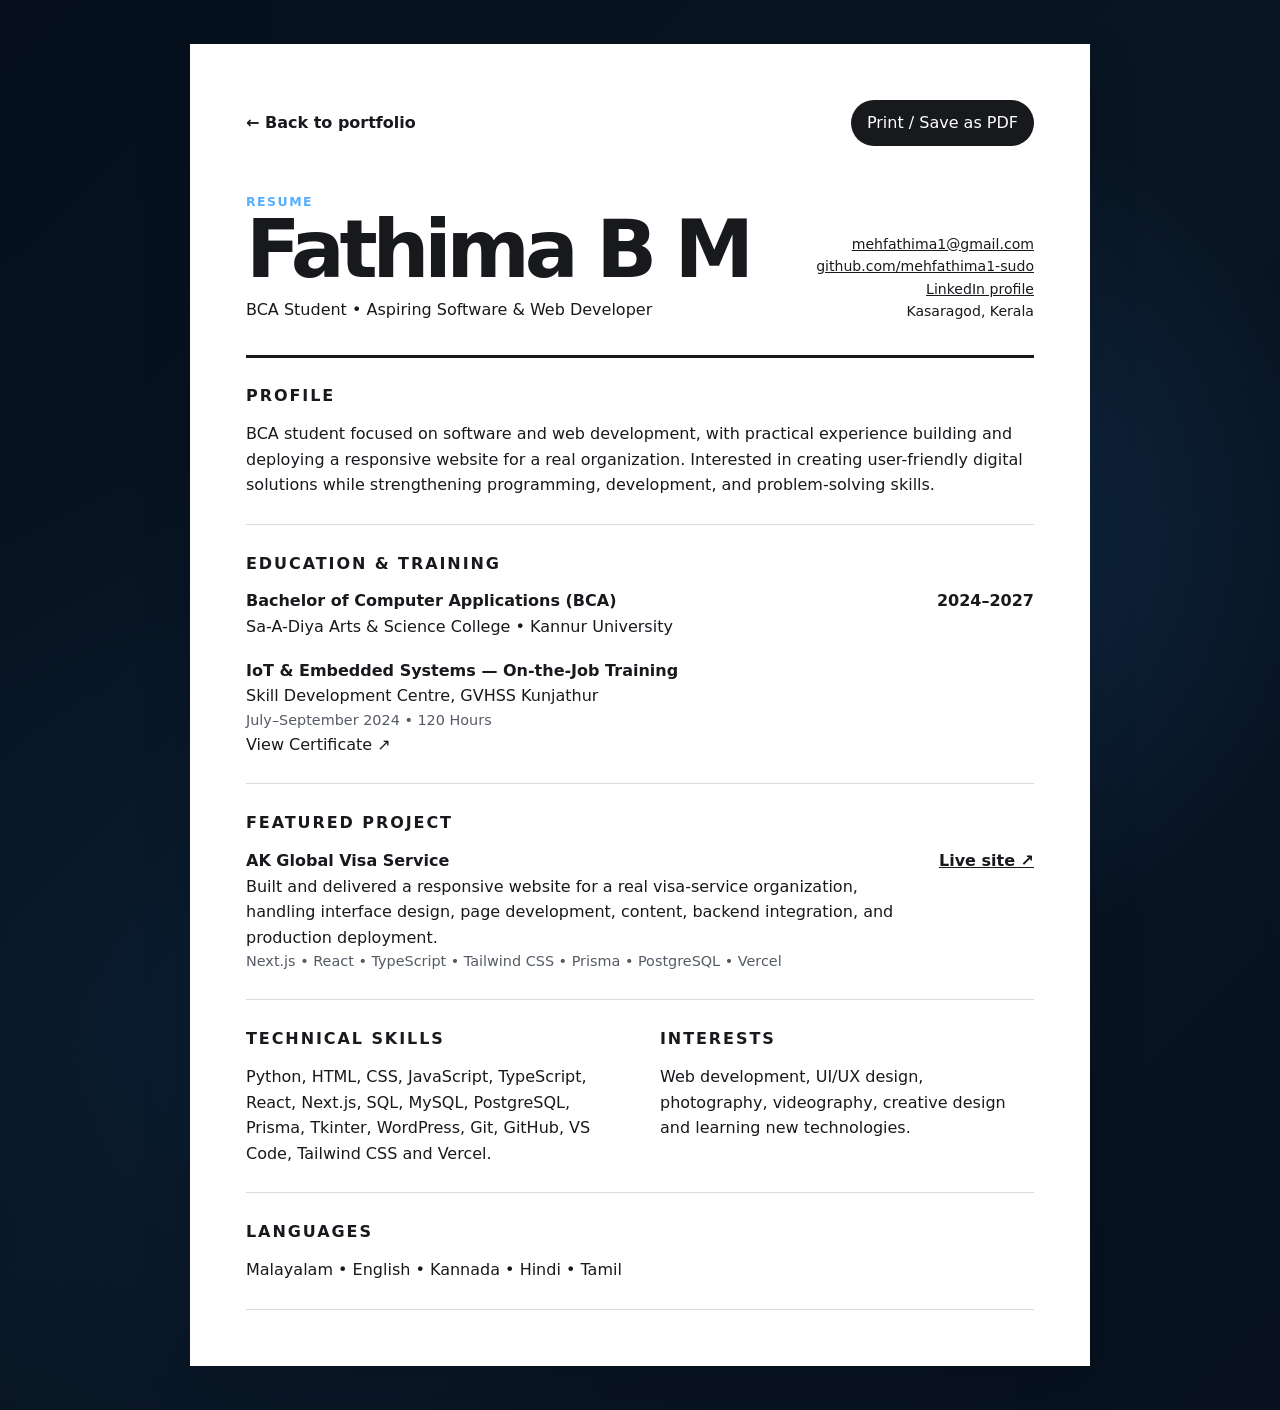
<file: resume.html>
<!DOCTYPE html>
<html lang="en">
<head>
  <meta charset="UTF-8">
  <meta name="viewport" content="width=device-width, initial-scale=1.0">

  <meta
    name="description"
    content="Resume of Fathima B M, BCA student and aspiring software and web developer."
  >

  <title>Resume | Fathima B M</title>

  <link rel="stylesheet" href="styles.css">
</head>

<body class="resume-page">

  <main class="resume-document">

    <!-- Resume Toolbar -->
    <div class="resume-toolbar">
      <a href="index.html">← Back to portfolio</a>

      <button type="button" onclick="window.print()">
        Print / Save as PDF
      </button>
    </div>


    <!-- Header -->
    <header class="resume-header">

      <div>
        <p class="section-number">Resume</p>

        <h1>Fathima B M</h1>

        <p>
          BCA Student • Aspiring Software &amp; Web Developer
        </p>
      </div>

      <div class="resume-contact">

        <a href="mailto:mehfathima1@gmail.com">
          mehfathima1@gmail.com
        </a>

        <a
          href="https://github.com/mehfathima1-sudo"
          target="_blank"
          rel="noopener noreferrer"
        >
          github.com/mehfathima1-sudo
        </a>

        <a
          href="https://www.linkedin.com/in/fathima-bm-41386a390"
          target="_blank"
          rel="noopener noreferrer"
        >
          LinkedIn profile
        </a>

        <span>Kasaragod, Kerala</span>

      </div>

    </header>


    <!-- Profile -->
    <section class="resume-block">

      <h2>Profile</h2>

      <p>
        BCA student focused on software and web development, with practical
        experience building and deploying a responsive website for a real
        organization. Interested in creating user-friendly digital solutions
        while strengthening programming, development, and problem-solving
        skills.
      </p>

    </section>


    <!-- Education -->
    <section class="resume-block">

      <h2>Education &amp; Training</h2>

      <div class="resume-row">

        <div>
          <strong>Bachelor of Computer Applications (BCA)</strong>
          <br>
          Sa-A-Diya Arts &amp; Science College • Kannur University
        </div>

        <span>2024–2027</span>

      </div>


      <div class="resume-row">

        <div>

          <strong>
            IoT &amp; Embedded Systems — On-the-Job Training
          </strong>

          <br>

          Skill Development Centre, GVHSS Kunjathur

          <p class="resume-tech">
            July–September 2024 • 120 Hours
          </p>

          <a
            href="assets/iot-certificate.pdf"
            target="_blank"
            rel="noopener noreferrer"
          >
            View Certificate ↗
          </a>

        </div>

      </div>

    </section>


    <!-- Featured Project -->
    <section class="resume-block">

      <h2>Featured Project</h2>

      <div class="resume-row">

        <div>

          <strong>AK Global Visa Service</strong>

          <p>
            Built and delivered a responsive website for a real visa-service
            organization, handling interface design, page development,
            content, backend integration, and production deployment.
          </p>

          <p class="resume-tech">
            Next.js • React • TypeScript • Tailwind CSS • Prisma •
            PostgreSQL • Vercel
          </p>

        </div>

        <a
          href="https://ak-global-website-six.vercel.app/"
          target="_blank"
          rel="noopener noreferrer"
        >
          Live site ↗
        </a>

      </div>

    </section>


    <!-- Skills and Interests -->
    <section class="resume-block resume-two-column">

      <div>

        <h2>Technical Skills</h2>

        <p>
          Python, HTML, CSS, JavaScript, TypeScript, React, Next.js,
          SQL, MySQL, PostgreSQL, Prisma, Tkinter, WordPress,
          Git, GitHub, VS Code, Tailwind CSS and Vercel.
        </p>

      </div>


      <div>

        <h2>Interests</h2>

        <p>
          Web development, UI/UX design, photography, videography,
          creative design and learning new technologies.
        </p>

      </div>

    </section>


    <!-- Languages -->
    <section class="resume-block">

      <h2>Languages</h2>

      <p>
        Malayalam • English • Kannada • Hindi • Tamil
      </p>

    </section>

  </main>

</body>
</html>
</file>
<file: styles.css>
:root {
  --bg: #111214;
  --surface: #191b1f;
  --surface-2: #22252a;
  --text: #f4f4f2;
  --muted: #a9adb5;
  --accent: #a7f3d0;
  --accent-2: #8ea8ff;
  --line: rgba(255, 255, 255, 0.12);
  --radius: 24px;
}

* { box-sizing: border-box; }
html { scroll-behavior: smooth; }
body {
  margin: 0;
  background: var(--bg);
  color: var(--text);
  font-family: Inter, ui-sans-serif, system-ui, -apple-system, BlinkMacSystemFont, "Segoe UI", sans-serif;
  font-size: 16px;
  line-height: 1.6;
  overflow-x: hidden;
}
a { color: inherit; text-decoration: none; }
img { display: block; max-width: 100%; }
button { font: inherit; }
.container { width: min(1120px, calc(100% - 40px)); margin-inline: auto; }
.sr-only { position: absolute; width: 1px; height: 1px; padding: 0; margin: -1px; overflow: hidden; clip: rect(0,0,0,0); white-space: nowrap; border: 0; }

.page-glow { position: fixed; width: 480px; height: 480px; border-radius: 50%; filter: blur(130px); opacity: .1; pointer-events: none; z-index: -1; }
.glow-one { background: var(--accent-2); top: -180px; right: -120px; animation: drift 9s ease-in-out infinite alternate; }
.glow-two { background: var(--accent); bottom: -220px; left: -160px; animation: drift 12s ease-in-out infinite alternate-reverse; }

.site-header { position: fixed; inset: 0 0 auto; z-index: 20; background: rgba(17,18,20,.76); backdrop-filter: blur(18px); border-bottom: 1px solid transparent; transition: border-color .25s; }
.site-header.scrolled { border-color: var(--line); }
.nav { min-height: 74px; display: flex; align-items: center; justify-content: space-between; }
.logo { font-size: 1.2rem; font-weight: 800; letter-spacing: -.03em; }
.logo span { color: var(--accent); }
.nav-links { display: flex; gap: 30px; align-items: center; }
.nav-links a { color: var(--muted); font-size: .95rem; transition: color .2s; }
.nav-links a:hover, .nav-links a:focus-visible { color: var(--text); }
.menu-button { display: none; background: none; border: 0; color: var(--text); padding: 8px; }
.menu-button span:not(.sr-only) { display: block; width: 24px; height: 2px; margin: 5px 0; background: currentColor; }

.hero { min-height: 100svh; display: grid; grid-template-columns: 1.08fr .92fr; gap: 72px; align-items: center; padding-top: 130px; padding-bottom: 70px; }
.eyebrow, .section-number, .project-type { margin: 0 0 18px; color: var(--accent); font-size: .78rem; font-weight: 750; letter-spacing: .12em; text-transform: uppercase; }
.status-dot { display: inline-block; width: 8px; height: 8px; margin-right: 9px; border-radius: 50%; background: var(--accent); box-shadow: 0 0 0 5px rgba(167,243,208,.12); }
h1, h2, h3, p { margin-top: 0; }
h1 { margin-bottom: 14px; font-size: clamp(3.1rem, 7vw, 6.5rem); line-height: .94; letter-spacing: -.065em; }
h1 span { display: block; color: transparent; -webkit-text-stroke: 1px var(--text); }
.animated-role { margin-bottom: 20px; font-size: clamp(1.25rem, 2.4vw, 1.7rem); color: var(--accent); font-weight: 650; }
.cursor { animation: blink .8s infinite; }
.hero-text { max-width: 620px; color: var(--muted); font-size: 1.08rem; }
.hero-actions { display: flex; flex-wrap: wrap; gap: 12px; margin-top: 30px; }
.button { min-height: 50px; padding: 13px 21px; border: 1px solid var(--line); border-radius: 999px; display: inline-flex; align-items: center; justify-content: center; gap: 9px; font-weight: 750; transition: transform .2s, background .2s, border-color .2s; }
.button:hover { transform: translateY(-3px); }
.button-primary { background: var(--accent); color: #0d1713; border-color: var(--accent); }
.button-secondary:hover { background: var(--surface-2); }
.quick-links { display: flex; gap: 11px; margin-top: 26px; color: var(--muted); font-size: .9rem; }
.quick-links a:hover { color: var(--accent); }

.portrait-frame { position: relative; overflow: hidden; min-height: 600px; border: 1px solid var(--line); border-radius: 160px 160px 28px 28px; background: #424242; box-shadow: 0 30px 90px rgba(0,0,0,.35); }
.portrait-frame::after { content: ""; position: absolute; inset: 0; background: linear-gradient(180deg, transparent 55%, rgba(12,13,15,.75)); pointer-events: none; }
.portrait-frame img { width: 100%; height: 650px; object-fit: cover; object-position: center top; }
.portrait-label { position: absolute; z-index: 2; top: 22px; left: 50%; transform: translateX(-50%); white-space: nowrap; padding: 8px 14px; border: 1px solid rgba(255,255,255,.25); border-radius: 999px; background: rgba(17,18,20,.55); backdrop-filter: blur(10px); font-size: .78rem; }
.portrait-card { position: absolute; z-index: 2; left: 22px; right: 22px; bottom: 22px; padding: 16px 18px; border: 1px solid rgba(255,255,255,.18); border-radius: 18px; background: rgba(17,18,20,.65); backdrop-filter: blur(12px); }
.portrait-card span { display: block; color: var(--muted); font-size: .8rem; }
.portrait-card strong { font-size: .95rem; }

.section { padding-top: 120px; padding-bottom: 120px; border-top: 1px solid var(--line); }
.section-heading { display: grid; grid-template-columns: .55fr 1.45fr; align-items: start; gap: 30px; margin-bottom: 60px; }
.section-heading h2, .resume-section h2, .contact-section h2 { margin-bottom: 0; font-size: clamp(2.4rem, 5.5vw, 5rem); line-height: 1; letter-spacing: -.055em; }
.about-grid { display: grid; grid-template-columns: 1.1fr .9fr; gap: 80px; }
.about-copy { color: var(--muted); font-size: 1.16rem; }
.about-copy p:last-child { margin-bottom: 0; }
.facts { border-top: 1px solid var(--line); }
.facts div { padding: 18px 0; display: flex; justify-content: space-between; gap: 24px; border-bottom: 1px solid var(--line); }
.facts span { color: var(--muted); }
.facts strong { text-align: right; }

.skills-grid { display: grid; grid-template-columns: repeat(3, 1fr); gap: 16px; }
.skill-card { min-height: 280px; padding: 28px; border: 1px solid var(--line); border-radius: var(--radius); background: var(--surface); transition: transform .25s, border-color .25s; }
.skill-card:hover { transform: translateY(-7px); border-color: rgba(167,243,208,.5); }
.card-number { color: var(--accent); font-size: .78rem; }
.skill-card h3 { margin: 74px 0 12px; font-size: 1.45rem; }
.skill-card p { margin-bottom: 0; color: var(--muted); }
.skill-marquee { margin-top: 60px; overflow: hidden; border-block: 1px solid var(--line); padding: 15px 0; color: var(--muted); white-space: nowrap; }
.skill-marquee div { width: max-content; animation: marquee 24s linear infinite; }

.project-card { display: grid; grid-template-columns: 1.08fr .92fr; overflow: hidden; border: 1px solid var(--line); border-radius: 30px; background: var(--surface); }
.project-visual { padding: 28px; background: linear-gradient(135deg, #2e3340, #17191d); }
.browser-bar { height: 38px; display: flex; align-items: center; gap: 7px; padding: 0 12px; border-radius: 12px 12px 0 0; background: #eceef2; color: #626873; font-size: .68rem; }
.browser-bar i { width: 8px; height: 8px; border-radius: 50%; background: #c6cad1; }
.browser-bar span { margin-left: auto; margin-right: auto; }
.project-screen { min-height: 360px; padding: 70px 38px; border-radius: 0 0 12px 12px; background: linear-gradient(145deg, rgba(12,37,50,.78), rgba(9,16,24,.94)), radial-gradient(circle at top right, #387091, transparent 46%); }
.project-screen span { color: #7dd3fc; font-size: .78rem; font-weight: 800; letter-spacing: .16em; }
.project-screen h3 { max-width: 430px; margin: 24px 0 14px; font-size: clamp(2.5rem, 5vw, 4.5rem); line-height: .95; letter-spacing: -.05em; }
.project-screen p { max-width: 430px; color: #c7d0d8; }
.fake-button { width: fit-content; margin-top: 26px; padding: 10px 15px; border-radius: 999px; background: #7dd3fc; color: #10212a; font-size: .8rem; font-weight: 800; }
.project-info { align-self: center; padding: 46px; }
.project-info h3 { margin-bottom: 18px; font-size: 2rem; }
.project-info > p:not(.project-type) { color: var(--muted); }
.tags { display: flex; flex-wrap: wrap; gap: 8px; margin: 25px 0 30px; }
.tags span { padding: 6px 8px; border: 1px solid var(--line); border-radius: 999px; color: var(--muted); font-size: .78rem; }
.text-link { color: var(--accent); font-weight: 800; }

.resume-section { display: flex; align-items: end; justify-content: space-between; gap: 40px; }
.resume-section h2 { margin-bottom: 20px; }
.resume-section p:not(.section-number) { max-width: 620px; margin-bottom: 0; color: var(--muted); }
.contact-section { display: grid; grid-template-columns: 1fr 1fr; gap: 80px; }
.contact-copy > p:last-child { max-width: 560px; color: var(--muted); }
.contact-links { border-top: 1px solid var(--line); }
.contact-links a { display: grid; grid-template-columns: 1fr 1.6fr auto; align-items: center; gap: 20px; padding: 24px 4px; border-bottom: 1px solid var(--line); transition: padding .2s, color .2s; }
.contact-links a:hover { padding-left: 12px; color: var(--accent); }
.contact-links b { font-weight: 500; color: var(--muted); }
.contact-links i { font-style: normal; font-size: 1.4rem; }

footer { border-top: 1px solid var(--line); }
.footer-content { min-height: 100px; display: flex; align-items: center; justify-content: space-between; gap: 20px; color: var(--muted); font-size: .9rem; }
.footer-content p { margin: 0; }

.reveal { opacity: 0; transform: translateY(26px); transition: opacity .7s ease, transform .7s ease; }
.reveal.visible { opacity: 1; transform: translateY(0); }

@keyframes blink { 50% { opacity: 0; } }
@keyframes drift { to { transform: translate(70px, 40px) scale(1.1); } }
@keyframes marquee { to { transform: translateX(-50%); } }

@media (max-width: 860px) {
  .menu-button { display: block; cursor: pointer; }
  .nav-links { position: absolute; top: 74px; left: 20px; right: 20px; display: none; flex-direction: column; align-items: stretch; gap: 0; padding: 10px; border: 1px solid var(--line); border-radius: 18px; background: #17191d; }
  .nav-links.open { display: flex; }
  .nav-links a { padding: 13px; }
  .hero { grid-template-columns: 1fr; gap: 55px; padding-top: 135px; }
  .portrait-frame { width: min(560px, 100%); min-height: auto; margin-inline: auto; }
  .portrait-frame img { height: auto; }
  .section-heading, .about-grid, .project-card, .contact-section { grid-template-columns: 1fr; }
  .section-heading, .about-grid, .contact-section { gap: 34px; }
  .skills-grid { grid-template-columns: 1fr; }
  .skill-card { min-height: auto; }
  .skill-card h3 { margin-top: 38px; }
  .resume-section { align-items: start; flex-direction: column; }
}

@media (max-width: 560px) {
  .container { width: min(100% - 28px, 1120px); }
  .section { padding-top: 90px; padding-bottom: 90px; }
  h1 { font-size: clamp(3rem, 17vw, 5rem); }
  .portrait-frame { border-radius: 100px 100px 24px 24px; }
  .project-visual, .project-info { padding: 18px; }
  .project-screen { min-height: 320px; padding: 58px 22px; }
  .facts div { align-items: start; flex-direction: column; gap: 4px; }
  .facts strong { text-align: left; }
  .contact-links a { grid-template-columns: 1fr auto; }
  .contact-links b { grid-column: 1; grid-row: 2; }
  .contact-links i { grid-column: 2; grid-row: 1 / 3; }
}

@media (prefers-reduced-motion: reduce) {
  html { scroll-behavior: auto; }
  *, *::before, *::after { animation-duration: .01ms !important; animation-iteration-count: 1 !important; transition-duration: .01ms !important; }
  .reveal { opacity: 1; transform: none; }
}

/* Printable resume page */
.resume-page { padding: 44px 20px; background: #e8e9ec; color: #17191d; }
.resume-document { width: min(900px, 100%); margin: 0 auto; padding: 56px; background: #fff; box-shadow: 0 16px 50px rgba(0,0,0,.12); }
.resume-toolbar { display: flex; justify-content: space-between; align-items: center; margin-bottom: 46px; }
.resume-toolbar a { font-weight: 700; }
.resume-toolbar button { padding: 10px 16px; border: 0; border-radius: 999px; background: #17191d; color: #fff; cursor: pointer; }
.resume-header { display: flex; justify-content: space-between; gap: 36px; padding-bottom: 32px; border-bottom: 3px solid #17191d; }
.resume-header h1 { margin: 0 0 10px; color: #17191d; font-size: clamp(2.8rem, 8vw, 5rem); }
.resume-header p { margin: 0; }
.resume-contact { display: flex; flex-direction: column; align-items: end; justify-content: end; font-size: .88rem; }
.resume-contact a { text-decoration: underline; }
.resume-block { padding: 26px 0; border-bottom: 1px solid #d8dadd; }
.resume-block h2 { margin-bottom: 12px; font-size: 1rem; text-transform: uppercase; letter-spacing: .12em; }
.resume-block p { margin-bottom: 0; }
.resume-row { display: flex; justify-content: space-between; align-items: start; gap: 28px; }
.resume-row + .resume-row { margin-top: 18px; }
.resume-row > span, .resume-row > a { white-space: nowrap; font-weight: 700; }
.resume-row > a { text-decoration: underline; }
.resume-tech { color: #555b64; font-size: .9rem; }
.resume-two-column { display: grid; grid-template-columns: 1fr 1fr; gap: 40px; }

@media (max-width: 640px) {
  .resume-page { padding: 0; }
  .resume-document { padding: 30px 22px; box-shadow: none; }
  .resume-header, .resume-row { flex-direction: column; }
  .resume-contact { align-items: start; }
  .resume-two-column { grid-template-columns: 1fr; gap: 20px; }
}

@media print {
  .resume-page { padding: 0; background: #fff; }
  .resume-document { width: 100%; padding: 0; box-shadow: none; }
  .resume-toolbar { display: none; }
  .resume-block { break-inside: avoid; }
}
:root {
  --bg: #fbfaf8;
  --surface: #f4f5f7;
  --surface-2: #e9edf2;

  --text: #18304f;
  --muted: #5f6f82;

  --accent: #6281a8;
  --accent-2: #a8b9cc;

  --line: rgba(98, 129, 168, 0.20);
}

.site-header {
  background: rgba(255, 255, 255, 0.95);
}

.button-primary {
  background: var(--accent);
  color: #ffffff;
  border-color: var(--accent);
}

.button-primary:hover {
  background: #1945a8;
  border-color: #1945a8;
}

.status-dot {
  box-shadow: 0 0 0 5px rgba(36, 91, 214, 0.12);
}

.portrait-frame {
  border-color: var(--line);
  box-shadow: 0 25px 65px rgba(36, 91, 214, 0.12);
}

.portrait-label,
.portrait-card {
  background: rgba(255, 255, 255, 0.95);
  border-color: var(--line);
  color: var(--text);
}

.skill-card:hover {
  border-color: var(--accent);
}

.project-visual {
  background: #e2ecff;
}

.browser-bar {
  background: #ffffff;
  color: var(--muted);
}

.browser-bar i {
  background: #8cb3ff;
}

.project-screen {
  background: linear-gradient(135deg, #edf4ff, #dce9ff);
  color: var(--text);
}

.project-screen span {
  color: var(--accent);
}

.project-screen p {
  color: var(--muted);
}

.fake-button {
  background: var(--accent);
  color: #ffffff;
}

@media (max-width: 860px) {
  .nav-links {
    background: var(--bg);
  }
}
/* ========================================
   NEW TRANSPARENT PORTRAIT DESIGN
======================================== */

.portrait-wrap {
  position: relative;
  min-height: 650px;
  display: flex;
  align-items: flex-end;
  justify-content: center;
  isolation: isolate;
}

/* Large soft shape BEHIND the person */
.portrait-wrap::before {
  content: "";
  position: absolute;

  width: 430px;
  height: 500px;

  bottom: 35px;

  background:
    linear-gradient(
      145deg,
      #edf4ff,
      #dbe8ff
    );

  border-radius: 48% 48% 28% 28%;

  transform: rotate(-4deg);

  z-index: -2;

  box-shadow:
    0 30px 80px rgba(36, 91, 214, 0.12);
}


/* Decorative circle */
.portrait-wrap::after {
  content: "";

  position: absolute;

  width: 170px;
  height: 170px;

  top: 70px;
  right: 5px;

  border-radius: 50%;

  border: 1px solid rgba(36, 91, 214, 0.20);

  background:
    rgba(226, 236, 255, 0.45);

  z-index: -3;
}


/* REMOVE OLD FRAME */
.portrait-frame {
  position: relative;

  width: 100%;

  min-height: 650px;

  display: flex;

  align-items: flex-end;

  justify-content: center;

  overflow: visible;

  border: none;

  border-radius: 0;

  background: transparent;

  box-shadow: none;
}


/* Remove old dark gradient */
.portrait-frame::after {
  display: none;
}


/* YOUR TRANSPARENT PHOTO */
.portrait-frame img {
  position: relative;

  width: auto;

  height: 650px;

  max-width: 100%;

  object-fit: contain;

  object-position: center bottom;

  z-index: 2;

  filter:
    drop-shadow(
      0 25px 25px rgba(23, 36, 59, 0.15)
    );

  transition:
    transform 0.4s ease,
    filter 0.4s ease;
}


/* Small professional hover */
.portrait-frame:hover img {
  transform: translateY(-7px);

  filter:
    drop-shadow(
      0 32px 30px rgba(23, 36, 59, 0.20)
    );
}


/* Currently Exploring card */
.portrait-card {
  position: absolute;

  z-index: 5;

  left: auto;
  right: -25px;
  bottom: 80px;

  width: 210px;

  padding: 17px 20px;

  border:
    1px solid rgba(36, 91, 214, 0.15);

  border-radius: 18px;

  background:
    rgba(255, 255, 255, 0.88);

  backdrop-filter: blur(18px);

  -webkit-backdrop-filter: blur(18px);

  box-shadow:
    0 20px 50px rgba(23, 36, 59, 0.12);
}


.portrait-card span {
  display: block;

  margin-bottom: 4px;

  color: var(--muted);

  font-size: 0.72rem;

  text-transform: uppercase;

  letter-spacing: 0.08em;
}


.portrait-card strong {
  color: var(--text);

  font-size: 0.9rem;

  line-height: 1.35;
}


/* Decorative blue dot */
.portrait-card::before {
  content: "";

  position: absolute;

  width: 9px;
  height: 9px;

  top: 20px;
  right: 18px;

  border-radius: 50%;

  background: var(--accent);

  box-shadow:
    0 0 0 5px rgba(36, 91, 214, 0.10);
}


/* ==========================
   TABLET
========================== */

@media (max-width: 860px) {

  .portrait-wrap {
    min-height: 590px;
  }

  .portrait-frame {
    min-height: 590px;
  }

  .portrait-frame img {
    height: 590px;
  }

  .portrait-wrap::before {
    width: 390px;
    height: 450px;
  }

  .portrait-card {
    right: 10px;
    bottom: 50px;
  }
}


/* ==========================
   MOBILE
========================== */

@media (max-width: 560px) {

  .hero {
  gap: 24px;
}

  .portrait-wrap {
  min-height: 420px;
}

  .portrait-frame {
  min-height: 420px;
}

  .portrait-frame img {
  height: 420px;
}

  .portrait-wrap::before {
    width: 300px;
    height: 380px;

    bottom: 25px;

    border-radius: 45% 45% 25% 25%;
  }

  .portrait-wrap::after {
    width: 110px;
    height: 110px;

    top: 35px;
    right: 0;
  }

  .portrait-card {
    right: 0;
    bottom: 25px;

    width: 175px;

    padding: 13px 15px;
  }
}
/* ========================================
   EDUCATION / LEARNING JOURNEY
======================================== */

.education-timeline {
  border-top: 1px solid var(--line);
}

.education-item {
  display: grid;
  grid-template-columns: 0.42fr 1.58fr;

  gap: 55px;

  padding: 45px 0;

  border-bottom: 1px solid var(--line);
}

.education-year {
  padding-top: 6px;
}

.education-year span {
  display: inline-block;

  padding: 8px 14px;

  border: 1px solid var(--line);

  border-radius: 999px;

  color: var(--accent);

  font-size: 0.78rem;

  font-weight: 750;

  letter-spacing: 0.08em;
}

.education-type {
  margin-bottom: 10px;

  color: var(--accent);

  font-size: 0.72rem;

  font-weight: 800;

  letter-spacing: 0.13em;

  text-transform: uppercase;
}

.education-content h3 {
  margin-bottom: 10px;

  font-size: clamp(1.7rem, 3vw, 2.5rem);

  line-height: 1.1;

  letter-spacing: -0.035em;
}

.education-content h3 span {
  margin-left: 8px;

  color: var(--muted);

  font-size: 0.9rem;

  font-weight: 600;

  letter-spacing: 0;
}

.education-place {
  margin-bottom: 2px;

  color: var(--text);

  font-weight: 750;
}

.education-university {
  margin-bottom: 20px;

  color: var(--muted);

  font-size: 0.92rem;
}

.education-description {
  max-width: 650px;

  margin-bottom: 20px;

  color: var(--muted);
}

.education-tags {
  display: flex;

  flex-wrap: wrap;

  gap: 8px;
}

.education-tags span {
  padding: 6px 11px;

  border: 1px solid var(--line);

  border-radius: 999px;

  background: var(--surface);

  color: var(--muted);

  font-size: 0.76rem;
}

.education-item {
  transition:
    padding-left 0.25s ease,
    background 0.25s ease;
}

.education-item:hover {
  padding-left: 14px;

  background:
    linear-gradient(
      90deg,
      rgba(36, 91, 214, 0.035),
      transparent
    );
}


/* Tablet / Mobile */

@media (max-width: 700px) {

  .education-item {
    grid-template-columns: 1fr;

    gap: 22px;

    padding: 35px 0;
  }

  .education-item:hover {
    padding-left: 0;
  }

  .education-content h3 span {
    display: block;

    margin-top: 7px;
    margin-left: 0;
  }

}
/* ========================================
   INTERNSHIP / EXPERIENCE
======================================== */

.internship-card {
  display: grid;
  grid-template-columns: .42fr 1.58fr;
  gap: 55px;

  padding: 45px 0;

  border-top: 1px solid var(--line);
  border-bottom: 1px solid var(--line);
}

.internship-side {
  display: flex;
  flex-direction: column;
  align-items: flex-start;
  gap: 14px;
}

.internship-badge {
  padding: 8px 14px;

  border: 1px solid var(--line);
  border-radius: 999px;

  color: var(--accent);

  font-size: .76rem;
  font-weight: 800;
  letter-spacing: .08em;
}

.internship-date {
  color: var(--muted);

  font-size: .78rem;
  font-weight: 700;
  letter-spacing: .08em;
}

.internship-type {
  margin-bottom: 10px;

  color: var(--accent);

  font-size: .72rem;
  font-weight: 800;
  letter-spacing: .13em;

  text-transform: uppercase;
}

.internship-content h3 {
  margin-bottom: 14px;

  font-size: clamp(1.8rem, 3.5vw, 2.8rem);

  line-height: 1.1;
  letter-spacing: -.035em;
}

.internship-company {
  display: flex;
  flex-direction: column;

  margin-bottom: 24px;
}

.internship-company strong {
  font-size: 1.05rem;
}

.internship-company span {
  color: var(--muted);
  font-size: .92rem;
}

.internship-description {
  max-width: 700px;

  margin-bottom: 28px;

  color: var(--muted);
  font-size: 1.02rem;
}

.internship-details {
  display: grid;
  grid-template-columns: repeat(3, 1fr);

  margin-bottom: 28px;

  border-top: 1px solid var(--line);
  border-bottom: 1px solid var(--line);
}

.internship-details div {
  padding: 18px 20px 18px 0;
}

.internship-details div:not(:last-child) {
  border-right: 1px solid var(--line);
}

.internship-details div:not(:first-child) {
  padding-left: 20px;
}

.internship-details span {
  display: block;

  margin-bottom: 4px;

  color: var(--muted);
  font-size: .75rem;
}

.internship-details strong {
  font-size: .88rem;
}


/* Mobile */

@media (max-width: 700px) {

  .internship-card {
    grid-template-columns: 1fr;
    gap: 24px;
  }

  .internship-details {
    grid-template-columns: 1fr;
  }

  .internship-details div {
    padding: 14px 0;
  }

  .internship-details div:not(:last-child) {
    border-right: 0;
    border-bottom: 1px solid var(--line);
  }

  .internship-details div:not(:first-child) {
    padding-left: 0;
  }

}
/* ==========================
   CERTIFICATE LINK
========================== */

.certificate-area {
  margin-top: 28px;
}

.certificate-link {
  width: fit-content;

  display: inline-flex;
  align-items: center;
  gap: 14px;

  margin-top: 28px;

  padding: 13px 16px;

  border: 1px solid var(--line);
  border-radius: 14px;

  background: rgba(255, 255, 255, 0.7);

  color: var(--text);

  transition:
    transform 0.25s ease,
    border-color 0.25s ease,
    box-shadow 0.25s ease;
}

.certificate-icon {
  width: 42px;
  height: 42px;

  display: grid;
  place-items: center;

  border-radius: 10px;

  background: var(--accent-soft);

  color: var(--accent);

  font-size: 1.3rem;
}

.certificate-link > span:nth-child(2) {
  display: flex;
  flex-direction: column;

  min-width: 150px;
}

.certificate-link small {
  margin-bottom: 2px;

  color: var(--muted);

  font-size: 0.62rem;
  font-weight: 800;

  letter-spacing: 0.08em;
}

.certificate-link strong {
  font-size: 0.9rem;
}

.certificate-link b {
  margin-left: 10px;

  color: var(--accent);

  font-size: 1.15rem;
}

.certificate-link:hover {
  transform: translateY(-3px);

  border-color: rgba(36, 91, 214, 0.35);

  box-shadow: 0 15px 35px rgba(23, 36, 59, 0.09);
}
/* ==================================================
   COMPLETE EDUCATION JOURNEY
================================================== */

.education-journey {
  position: relative;
  border-top: 1px solid var(--line);
}

/* Main timeline line */
.education-journey::before {
  content: "";
  position: absolute;
  left: 111px;
  top: 35px;
  bottom: 35px;
  width: 1px;
  background: linear-gradient(
    to bottom,
    transparent,
    rgba(36, 91, 214, 0.25) 5%,
    rgba(36, 91, 214, 0.25) 95%,
    transparent
  );
}


/* ==========================
   EACH EDUCATION STAGE
========================== */

.journey-item {
  position: relative;

  display: grid;
  grid-template-columns: 170px 1fr;
  gap: 45px;

  padding: 48px 0;

  border-bottom: 1px solid var(--line);
}


/* Timeline dot */

.journey-item::before {
  content: "";

  position: absolute;

  left: 106px;
  top: 59px;

  width: 11px;
  height: 11px;

  border-radius: 50%;

  background: #ffffff;

  border: 3px solid var(--accent);

  box-shadow:
    0 0 0 6px rgba(36, 91, 214, 0.08);

  z-index: 2;
}


/* Left-side stage */

.journey-stage {
  padding-top: 1px;
}

.journey-stage span {
  display: inline-flex;
margin-left: 18px;
  padding: 7px 12px;

  border: 1px solid var(--line);
  border-radius: 999px;

  background: #ffffff;

  color: var(--accent);

  font-size: 0.72rem;
  font-weight: 800;

  letter-spacing: 0.06em;
}


/* ==========================
   CONTENT
========================== */

.journey-content {
  max-width: 760px;
}

.journey-type {
  margin-bottom: 9px;

  color: var(--accent);

  font-size: 0.7rem;
  font-weight: 800;

  letter-spacing: 0.13em;

  text-transform: uppercase;
}

.journey-content h3 {
  margin-bottom: 8px;

  color: var(--text);

  font-size: clamp(1.5rem, 3vw, 2.35rem);

  line-height: 1.12;

  letter-spacing: -0.035em;
}

.journey-place {
  margin-bottom: 2px;

  color: var(--text);

  font-weight: 750;
}

.journey-meta {
  margin-bottom: 3px;

  color: var(--muted);

  font-size: 0.9rem;
}

.journey-description {
  max-width: 650px;

  margin-top: 18px;
  margin-bottom: 0;

  color: var(--muted);
}


/* BCA abbreviation */

.journey-short {
  display: inline-block;

  margin-left: 8px;

  padding: 4px 9px;

  border-radius: 999px;

  background: var(--surface);

  color: var(--accent);

  font-size: 0.7rem;

  vertical-align: middle;
}


/* ==========================
   SSLC HIGHLIGHT
========================== */

.journey-highlight {
  width: fit-content;

  display: flex;
  align-items: center;
  gap: 12px;

  margin-top: 18px;

  padding: 9px 13px;

  border-radius: 10px;

  background: var(--surface);
}

.journey-highlight span {
  color: var(--accent);

  font-size: 0.7rem;
  font-weight: 800;
}

.journey-highlight strong {
  color: var(--text);

  font-size: 0.78rem;
}


/* ==========================
   SUBJECT TAGS
========================== */

.journey-subjects {
  display: flex;
  flex-wrap: wrap;
  gap: 7px;

  margin-top: 21px;
}

.journey-subjects span {
  padding: 6px 10px;

  border: 1px solid var(--line);

  border-radius: 999px;

  background: #ffffff;

  color: var(--muted);

  font-size: 0.72rem;

  transition:
    border-color 0.2s ease,
    color 0.2s ease,
    transform 0.2s ease;
}

.journey-subjects span:hover {
  color: var(--accent);

  border-color: var(--accent);

  transform: translateY(-2px);
}


/* ==================================================
   LANGUAGE / MEDIUM CHANGES
================================================== */

.journey-change {
  width: fit-content;

  display: flex;
  align-items: center;
  gap: 10px;

  margin: -15px 0 -15px 215px;

  padding: 8px 13px;

  position: relative;

  z-index: 3;

  border: 1px solid var(--line);

  border-radius: 999px;

  background: #ffffff;

  color: var(--muted);

  font-size: 0.72rem;
}

.journey-change b {
  color: var(--accent);

  font-size: 0.9rem;
}


/* ==================================================
   HIGHER SECONDARY / TURNING POINT
================================================== */

.journey-important {
  margin-top: 25px;
  margin-bottom: 25px;

  padding: 45px 35px 45px 0;

  border: 1px solid rgba(36, 91, 214, 0.15);

  border-radius: 24px;

  background:
    linear-gradient(
      135deg,
      rgba(241, 246, 255, 0.8),
      rgba(255, 255, 255, 0.95)
    );
}

.journey-important::before {
  left: 105px;
  top: 19px;
}


/* Turning-point box */

.journey-discovery {
  display: grid;
  grid-template-columns: 180px 1fr;
  gap: 24px;

  margin-top: 28px;

  padding: 22px;

  border: 1px solid rgba(36, 91, 214, 0.13);

  border-radius: 18px;

  background: rgba(255, 255, 255, 0.85);
}


/* Score */

.journey-score {
  display: flex;
  flex-direction: column;

  justify-content: center;

  padding-right: 22px;

  border-right: 1px solid var(--line);
}

.journey-score span {
  color: var(--muted);

  font-size: 0.72rem;
}

.journey-score strong {
  margin-top: 4px;

  color: var(--accent);

  font-size: 1.8rem;

  line-height: 1;
}


/* Story */

.journey-story .journey-type {
  margin-bottom: 7px;
}

.journey-story > p:last-child {
  margin-bottom: 0;

  color: var(--muted);

  font-size: 0.92rem;
}


/* ==================================================
   DECISION → BCA
================================================== */

.journey-decision {
  width: fit-content;

  display: flex;
  align-items: center;
  gap: 13px;

  margin: 20px 0 20px 215px;

  padding: 11px 16px;

  border-radius: 12px;

  background: var(--accent);

  color: #ffffff;

  box-shadow:
    0 12px 30px rgba(36, 91, 214, 0.15);
}

.journey-decision span {
  font-size: 0.73rem;
}

.journey-decision b {
  font-size: 1rem;
}

.journey-decision strong {
  font-size: 0.78rem;
}


/* ==================================================
   CURRENT BCA
================================================== */

.journey-current {
  position: relative;
}

.journey-current::before {
  background: var(--accent);

  box-shadow:
    0 0 0 7px rgba(36, 91, 214, 0.1);
}

.journey-current-badge {
  width: fit-content;

  margin-top: 20px;

  padding: 7px 12px;

  border-radius: 999px;

  background: rgba(36, 91, 214, 0.09);

  color: var(--accent);

  font-size: 0.68rem;
  font-weight: 850;

  letter-spacing: 0.1em;
}


/* ==================================================
   HOVER
================================================== */

.journey-item .journey-content {
  transition: transform 0.25s ease;
}

.journey-item:hover .journey-content {
  transform: translateX(5px);
}


/* ==================================================
   TABLET
================================================== */

@media (max-width: 800px) {

  .education-journey::before {
    left: 15px;
  }

  .journey-item {
    grid-template-columns: 1fr;

    gap: 18px;

    padding:
      38px 0
      38px 45px;
  }

  .journey-item::before {
    left: 10px;
    top: 45px;
  }

  .journey-stage {
    padding: 0;
  }

  .journey-change,
  .journey-decision {
    margin-left: 45px;
  }

  .journey-important {
    padding:
      38px 22px
      38px 45px;
  }

  .journey-important::before {
    left: 10px;
  }

}


/* ==================================================
   MOBILE
================================================== */

@media (max-width: 560px) {

  .journey-discovery {
    grid-template-columns: 1fr;
  }

  .journey-score {
    padding-right: 0;
    padding-bottom: 16px;

    border-right: 0;

    border-bottom: 1px solid var(--line);
  }

  .journey-change {
    flex-wrap: wrap;

    margin-left: 35px;

    border-radius: 14px;
  }

  .journey-decision {
    width: calc(100% - 35px);

    margin-left: 35px;

    flex-wrap: wrap;
  }

  .journey-content h3 {
    font-size: 1.45rem;
  }

}/* ========================================
   TRAINING & CERTIFICATIONS
======================================== */

.training-card {
  display: grid;
  grid-template-columns: 170px 1fr;
  gap: 45px;

  padding: 42px;

  border: 1px solid var(--line);
  border-radius: 26px;

  background:
    linear-gradient(
      135deg,
      rgba(241, 246, 255, 0.85),
      rgba(255, 255, 255, 1)
    );
}

.training-side {
  display: flex;
  flex-direction: column;
  align-items: flex-start;
  gap: 12px;

  padding-right: 30px;

  border-right: 1px solid var(--line);
}

.training-year {
  color: var(--accent);

  font-size: 1.3rem;
  font-weight: 850;
}

.training-hours {
  padding: 6px 10px;

  border: 1px solid var(--line);
  border-radius: 999px;

  color: var(--muted);

  font-size: 0.72rem;
  font-weight: 700;
}

.training-type {
  margin-bottom: 10px;

  color: var(--accent);

  font-size: 0.72rem;
  font-weight: 800;

  letter-spacing: 0.13em;
  text-transform: uppercase;
}

.training-content h3 {
  margin-bottom: 13px;

  font-size: clamp(1.8rem, 3vw, 2.8rem);

  line-height: 1.1;
  letter-spacing: -0.035em;
}

.training-provider {
  display: flex;
  flex-direction: column;

  margin-bottom: 24px;
}

.training-provider strong {
  font-size: 1rem;
}

.training-provider span {
  color: var(--muted);
  font-size: 0.9rem;
}

.training-description {
  max-width: 680px;

  margin-bottom: 24px;

  color: var(--muted);
}

.training-tags {
  display: flex;
  flex-wrap: wrap;
  gap: 8px;
}

.training-tags span {
  padding: 6px 10px;

  border: 1px solid var(--line);
  border-radius: 999px;

  background: #ffffff;

  color: var(--muted);

  font-size: 0.72rem;
}

@media (max-width: 700px) {
  .training-card {
    grid-template-columns: 1fr;
    gap: 24px;

    padding: 28px;
  }

  .training-side {
    padding-right: 0;
    padding-bottom: 20px;

    border-right: 0;
    border-bottom: 1px solid var(--line);
  }
}
/* ========================================
   PROJECT CREDIBILITY DETAILS
======================================== */

.project-meta {
  display: grid;
  grid-template-columns: repeat(3, 1fr);

  margin: 22px 0 24px;

  border-top: 1px solid var(--line);
  border-bottom: 1px solid var(--line);
}

.project-meta span {
  display: flex;
  flex-direction: column;
  gap: 3px;

  padding: 14px 16px 14px 0;

  color: var(--muted);
  font-size: 0.82rem;
}

.project-meta span:not(:last-child) {
  border-right: 1px solid var(--line);
}

.project-meta span:not(:first-child) {
  padding-left: 16px;
}

.project-meta strong {
  color: var(--text);
  font-size: 0.68rem;
  font-weight: 800;

  letter-spacing: 0.08em;
  text-transform: uppercase;
}

@media (max-width: 700px) {
  .project-meta {
    grid-template-columns: 1fr;
  }

  .project-meta span {
    padding: 10px 0;
  }

  .project-meta span:not(:last-child) {
    border-right: 0;
    border-bottom: 1px solid var(--line);
  }

  .project-meta span:not(:first-child) {
    padding-left: 0;
  }
}
/* AK Global real project screenshot */

.project-visual {
  padding: 0;
  overflow: hidden;
}

.project-screenshot {
  width: 100%;
  height: 100%;
  display: block;

  object-fit: cover;
  object-position: center;

  transition: transform 0.4s ease;
}

.project-card:hover .project-screenshot {
  transform: scale(1.02);
}
/* AK Global project cover — fill complete left panel */
.project-visual {
  overflow: hidden;
}

.project-cover-image {
  width: 100%;
  height: 100%;
  display: block;
  object-fit: cover;
  object-position: center;
}/* ========================================
   BEYOND THE CODE
======================================== */

.beyond-skills {
  margin-top: 80px;
  padding-top: 55px;
  border-top: 1px solid var(--line);
}

.beyond-label {
  margin-bottom: 14px;
  color: var(--accent);
  font-size: 0.72rem;
  font-weight: 800;
  letter-spacing: 0.13em;
}

.beyond-skills > h3 {
  max-width: 700px;
  margin-bottom: 18px;
  font-size: clamp(2rem, 4vw, 3.4rem);
  line-height: 1.05;
  letter-spacing: -0.045em;
}

.beyond-intro {
  max-width: 700px;
  margin-bottom: 45px;
  color: var(--muted);
  font-size: 1rem;
}

.beyond-grid {
  display: grid;
  grid-template-columns: repeat(2, 1fr);
  border-top: 1px solid var(--line);
}

.beyond-item {
  min-height: 210px;
  padding: 30px 30px 30px 0;
  border-bottom: 1px solid var(--line);
}

.beyond-item:nth-child(odd) {
  padding-right: 40px;
  border-right: 1px solid var(--line);
}

.beyond-item:nth-child(even) {
  padding-left: 40px;
}

.beyond-item > span {
  display: block;
  margin-bottom: 38px;
  color: var(--accent);
  font-size: 0.72rem;
  font-weight: 700;
}

.beyond-item h4 {
  margin: 0 0 10px;
  color: var(--text);
  font-size: 1.15rem;
}

.beyond-item p {
  max-width: 430px;
  margin: 0;
  color: var(--muted);
  font-size: 0.9rem;
  line-height: 1.7;
}

@media (max-width: 700px) {
  .beyond-skills {
    margin-top: 60px;
    padding-top: 45px;
  }

  .beyond-grid {
    grid-template-columns: 1fr;
  }

  .beyond-item,
  .beyond-item:nth-child(odd),
  .beyond-item:nth-child(even) {
    min-height: auto;
    padding: 26px 0;
    border-right: 0;
  }

  .beyond-item > span {
    margin-bottom: 20px;
  }
}
/* Small personal insight under each creative area */

.beyond-proof {
  display: block;
  max-width: 430px;

  margin-top: 18px;
  padding-top: 16px;

  border-top: 1px solid var(--line);

  color: var(--muted);

  font-size: 0.78rem;
  line-height: 1.6;

  font-style: italic;
}

/* =========================================
   PERSONAL COMPASS — CLEAN FINAL VERSION
========================================= */

.personal-compass {
  padding-top: 110px;
  padding-bottom: 110px;
}

.compass-layout {
  display: grid;
  grid-template-columns: 0.95fr 1.05fr;
  gap: 55px;
  padding: 42px 50px;
  background: #f8fbff;
  border: 1px solid #e6eef8;
  border-radius: 28px;
}

/* Left side */
.compass-label {
  margin: 0 0 28px;
  color: #1677ff;
  font-size: 0.78rem;
  font-weight: 700;
  letter-spacing: 0.22em;
}

.compass-about h2 {
  max-width: 500px;
  margin: 0 0 28px;
  color: #0a1f44;
  font-size: clamp(2.3rem, 3.2vw, 3.6rem);
  line-height: 1;
  letter-spacing: -0.05em;
}

.compass-highlight {
  max-width: 470px;
  margin: 0 0 18px;
  color: #38527c;
  font-size: 1.05rem;
  line-height: 1.6;
}

.compass-text {
  max-width: 500px;
  margin: 0 0 14px;
  color: #667892;
  font-size: 0.9rem;
  line-height: 1.7;
}

/* Creative visual */
.mind-visual {
  position: relative;
  margin: 38px 0 34px;
  padding: 18px;
  overflow: hidden;
  background:
    radial-gradient(circle at 85% 15%, rgba(22, 119, 255, 0.13), transparent 30%),
    linear-gradient(135deg, #eef6ff 0%, #f9fcff 55%, #edf6ff 100%);
  border: 1px solid #dceaf9;
  border-radius: 20px;
}

.mind-visual::before {
  content: "";
  position: absolute;
  right: -70px;
  bottom: -90px;
  width: 170px;
  height: 170px;
  border: 1px solid rgba(22, 119, 255, 0.13);
  border-radius: 50%;
}

.mind-visual-top {
  display: flex;
  align-items: center;
  gap: 18px;
  margin-bottom: 14px;
}

.mind-visual-top span {
  position: relative;
  color: #7d91ad;
  font-size: 0.62rem;
  font-weight: 700;
  letter-spacing: 0.16em;
}

.mind-visual-top span:not(:last-child)::after {
  content: "→";
  margin-left: 18px;
  color: #1677ff;
}

.mind-screen {
  position: relative;
  min-height: 245px;
  padding: 52px 28px 28px;
  overflow: hidden;
  background: #0a1f44;
  border-radius: 15px;
}

.mind-screen::before {
  content: "";
  position: absolute;
  top: -90px;
  right: -75px;
  width: 230px;
  height: 230px;
  background: rgba(22, 119, 255, 0.16);
  border-radius: 50%;
}

.mind-screen::after {
  content: "";
  position: absolute;
  right: 35px;
  bottom: -75px;
  width: 130px;
  height: 130px;
  border: 1px solid rgba(255, 255, 255, 0.12);
  border-radius: 50%;
}

.mind-window-bar {
  position: absolute;
  top: 18px;
  left: 20px;
  display: flex;
  gap: 6px;
}

.mind-window-bar i {
  width: 7px;
  height: 7px;
  background: rgba(255, 255, 255, 0.35);
  border-radius: 50%;
}

.mind-code {
  position: absolute;
  top: 63px;
  right: 24px;
  width: 37%;
  opacity: 0.45;
}

.code-line {
  display: block;
  height: 5px;
  margin-bottom: 10px;
  background: #70b7ff;
  border-radius: 10px;
}

.line-1 { width: 85%; }
.line-2 { width: 55%; margin-left: 15%; }
.line-3 { width: 75%; }
.line-4 { width: 45%; margin-left: 25%; }

.mind-message {
  position: relative;
  z-index: 2;
  max-width: 280px;
  margin-top: 55px;
}

.mind-message span {
  display: block;
  margin-bottom: 10px;
  color: #70b7ff;
  font-size: 0.62rem;
  font-weight: 700;
  letter-spacing: 0.18em;
}

.mind-message strong {
  display: block;
  color: #ffffff;
  font-size: clamp(1.65rem, 2.4vw, 2.4rem);
  line-height: 1.05;
  letter-spacing: -0.035em;
}

.mind-tags {
  display: flex;
  flex-wrap: wrap;
  gap: 8px;
  margin-top: 14px;
}

.mind-tags span {
  padding: 7px 11px;
  background: #ffffff;
  border: 1px solid #dbe9f8;
  border-radius: 100px;
  color: #58708f;
  font-size: 0.58rem;
  font-weight: 700;
  letter-spacing: 0.12em;
}

/* Right side */
.compass-traits {
  padding-left: 42px;
  border-left: 1px solid #dbe7f5;
}

.compass-heading {
  display: flex;
  align-items: flex-start;
  justify-content: space-between;
  gap: 20px;
  margin-bottom: 4px;
}

.compass-heading .compass-label {
  margin-bottom: 12px;
}

.compass-heading span {
  color: #93a4bf;
  font-size: 0.62rem;
  letter-spacing: 0.14em;
}

.compass-trait {
  display: grid;
  grid-template-columns: 48px minmax(0, 1fr);
  gap: 18px;
  padding: 18px 0;
  border-bottom: 1px solid #dfe9f5;
}

.compass-trait:last-child {
  border-bottom: 0;
}

.trait-number {
  display: flex;
  align-items: center;
  justify-content: center;
  width: 46px;
  height: 46px;
  background: #eaf4ff;
  border-radius: 12px;
  color: #1677ff;
  font-size: 0.7rem;
  font-weight: 700;
  letter-spacing: 0.08em;
}

.trait-content h3 {
  margin: 0 0 5px;
  color: #0a1f44;
  font-size: 1rem;
}

.trait-content p {
  max-width: 560px;
  margin: 0;
  color: #667892;
  font-size: 0.84rem;
  line-height: 1.55;
}

/* Full-width character cards */
.character-grid-full {
  grid-column: 1 / -1;
  width: 100%;
  margin-top: 10px;
  display: grid;
  grid-template-columns: repeat(4, minmax(0, 1fr));
  gap: 14px;
}

.character-grid-full .character-card {
  min-width: 0;
  min-height: 115px;
  margin: 0;
  padding: 18px;
  display: grid;
  grid-template-columns: 38px minmax(0, 1fr);
  grid-template-rows: auto auto;
  column-gap: 13px;
  background: #ffffff;
  border: 1px solid #dce8f5;
  border-radius: 14px;
  transition: transform 0.3s ease, box-shadow 0.3s ease, border-color 0.3s ease;
}

.character-grid-full .character-card:hover {
  transform: translateY(-5px);
  border-color: #b8d6ff;
  box-shadow: 0 15px 35px rgba(20, 73, 140, 0.08);
}

.character-grid-full .character-icon {
  grid-row: 1 / 3;
  width: 36px;
  height: 36px;
  margin: 0;
  display: flex;
  align-items: center;
  justify-content: center;
  background: #edf5ff;
  border-radius: 10px;
  color: #1677ff;
  font-size: 0.9rem;
}

.character-grid-full .character-card h3 {
  margin: 1px 0 5px;
  color: #0a1f44;
  font-size: 0.78rem;
  line-height: 1.3;
}

.character-grid-full .character-card p {
  margin: 0;
  color: #71819a;
  font-size: 0.67rem;
  line-height: 1.5;
}

/* Expand / collapse toggle */
.compass-toggle {
  width: min(1180px, calc(100% - 40px));
  margin: 12px auto 28px;
  padding: 17px 22px;
  display: flex;
  align-items: center;
  justify-content: space-between;
  background: #f8fbff;
  border: 1px solid #dce8f5;
  border-radius: 14px;
  color: #17365d;
  font: inherit;
  font-size: 0.82rem;
  font-weight: 700;
  letter-spacing: 0.02em;
  cursor: pointer;
  transition: border-color 0.25s ease, background 0.25s ease, transform 0.25s ease;
}

.compass-toggle:hover {
  background: #f2f7fd;
  border-color: #b8d1ec;
  transform: translateY(-1px);
}

.compass-toggle-copy {
  display: flex;
  flex-direction: column;
  align-items: flex-start;
  gap: 5px;
  text-align: left;
}

.compass-toggle-copy small {
  color: #2563eb;
  font-size: 0.62rem;
  font-weight: 800;
  letter-spacing: 0.14em;
  line-height: 1;
}

.compass-toggle-copy span {
  color: #142a4a;
  font-size: 0.9rem;
  font-weight: 650;
  letter-spacing: -0.01em;
}

.compass-toggle:hover .compass-toggle-copy span {
  color: #2563eb;
}

.compass-toggle-arrow {
  width: 32px;
  height: 32px;
  display: flex;
  align-items: center;
  justify-content: center;
  background: #e9f3ff;
  border-radius: 50%;
  font-size: 1rem;
  transition: transform 0.35s ease;
}

#personal-compass {
  display: grid;
  grid-template-rows: 0fr;
  opacity: 0;
  visibility: hidden;
  transition: grid-template-rows 0.55s ease, opacity 0.4s ease, visibility 0.55s;
}

#personal-compass > .compass-layout {
  overflow: hidden;
}

#personal-compass.compass-open {
  grid-template-rows: 1fr;
  margin-top: 0;
  margin-bottom: 60px;
  opacity: 1;
  visibility: visible;
}

#personal-compass:not(.compass-open) {
  min-height: 0 !important;
  margin-top: 0 !important;
  margin-bottom: 0 !important;
  padding-top: 0 !important;
  padding-bottom: 0 !important;
}

.compass-toggle[aria-expanded="true"] {
  margin-bottom: 14px;
}

.compass-toggle[aria-expanded="true"] + #personal-compass {
  margin-top: 0;
}

.compass-toggle[aria-expanded="true"] .compass-toggle-arrow {
  transform: rotate(180deg);
}

/* Tablet */
@media (max-width: 900px) {
  .personal-compass {
    padding-top: 75px;
    padding-bottom: 75px;
  }

  .compass-layout {
    grid-template-columns: 1fr;
    gap: 40px;
    padding: 35px;
  }

  .compass-traits {
    padding-top: 35px;
    padding-left: 0;
    border-top: 1px solid #dbe7f5;
    border-left: 0;
  }
}

@media (max-width: 800px) {
  .character-grid-full {
    grid-template-columns: repeat(2, 1fr);
  }
}

/* Mobile */
@media (max-width: 500px) {
  .compass-layout {
    gap: 20px;
    padding: 26px 20px;
    border-radius: 20px;
  }

  .compass-about h2 {
    font-size: 2.3rem;
  }

  .mind-screen {
    min-height: 220px;
    padding: 45px 22px 22px;
  }

  .mind-code {
    right: 18px;
    width: 35%;
  }

  .mind-message {
    margin-top: 60px;
  }

  .mind-visual {
    margin-bottom: 0;
  }

  .mind-visual-top {
    gap: 10px;
  }

  .mind-visual-top span:not(:last-child)::after {
    margin-left: 10px;
  }

  .compass-heading {
    display: block;
  }

  .compass-heading span {
    display: block;
    margin-top: -15px;
    margin-bottom: 20px;
  }

  .compass-traits {
    margin-top: 0;
    padding-top: 22px;
  }

  .compass-trait {
    grid-template-columns: 40px minmax(0, 1fr);
    gap: 14px;
    padding: 16px 0;
  }

  .trait-number {
    width: 40px;
    height: 40px;
    border-radius: 10px;
    font-size: 0.65rem;
  }

  .trait-content h3 {
    margin-bottom: 5px;
    font-size: 0.95rem;
  }

  .trait-content p {
    font-size: 0.82rem;
    line-height: 1.55;
  }

  .character-grid-full {
    grid-template-columns: 1fr;
    gap: 12px;
    margin-top: 8px;
  }

  .character-grid-full .character-card {
    min-height: 100px;
  }

  #personal-compass:not(.compass-open) {
    display: none;
  }

  .compass-toggle {
    margin-bottom: 24px;
  }
}
/* =========================================
   PREMIUM PERSONAL COMPASS EFFECTS
========================================= */

.character-grid-full .character-card {
  position: relative;
  overflow: hidden;

  transition:
    transform 0.35s ease,
    box-shadow 0.35s ease,
    border-color 0.35s ease;
}

.character-grid-full .character-card::before {
  content: "";
  position: absolute;
  inset: 0;

  background:
    linear-gradient(
      135deg,
      rgba(37, 99, 235, 0.06),
      transparent 45%
    );

  opacity: 0;
  transition: opacity 0.35s ease;
  pointer-events: none;
}

.character-grid-full .character-card:hover {
  transform: translateY(-6px);
  border-color: #bfd6f3;
  box-shadow: 0 18px 40px rgba(23, 54, 93, 0.10);
}

.character-grid-full .character-card:hover::before {
  opacity: 1;
}

.character-grid-full .character-icon {
  transition:
    transform 0.35s ease,
    background 0.35s ease;
}

.character-grid-full .character-card:hover .character-icon {
  transform: scale(1.08) rotate(-3deg);
  background: #e1efff;
}
/* =========================================
   NAV OPTION 3 — GLASS FLOAT
========================================= */

header,
.site-header,
.navbar {
  animation: glassNavEnter 0.85s cubic-bezier(0.22, 1, 0.36, 1) both;
}

/* NAV LINKS */

nav a {
  position: relative;
  padding: 8px 13px;
  border-radius: 10px;

  transition:
    color 0.3s ease,
    background 0.3s ease,
    transform 0.3s ease,
    box-shadow 0.3s ease;
}

/* Remove underline animation from previous option */

nav a::after {
  display: none;
}

/* Premium floating hover */

nav a:hover {
  color: #2563eb;

  background: rgba(37, 99, 235, 0.07);

  box-shadow:
    0 8px 22px rgba(37, 99, 235, 0.08);

  transform: translateY(-3px);
}

/* Page-load animation */

@keyframes glassNavEnter {

  from {
    opacity: 0;
    transform: translateY(-14px) scale(0.985);
    filter: blur(5px);
  }

  to {
    opacity: 1;
    transform: translateY(0) scale(1);
    filter: blur(0);
  }
}
/* =========================================================
   CINEMATIC SIGNATURE INTRO
========================================================= */

.signature-intro {
  position: fixed;
  inset: 0;
  z-index: 99999;

  display: flex;
  align-items: center;
  justify-content: center;

  overflow: hidden;

  background: #ffffff;

  animation:
    introDisappear 0.9s
    cubic-bezier(0.76, 0, 0.24, 1)
    3.1s forwards;
}


/* =========================================================
   TECH GRID
========================================================= */

.intro-grid {
  position: absolute;
  inset: -50%;

  opacity: 0;

  background-image:
    linear-gradient(
      rgba(37, 99, 235, 0.045) 1px,
      transparent 1px
    ),
    linear-gradient(
      90deg,
      rgba(37, 99, 235, 0.045) 1px,
      transparent 1px
    );

  background-size: 55px 55px;

  transform:
    perspective(800px)
    rotateX(65deg)
    translateY(30%);

  animation:
    gridAppear 1.2s ease 0.15s forwards,
    gridMove 7s linear infinite;
}


/* =========================================================
   GLOWING ORBS
========================================================= */

.intro-orb {
  position: absolute;

  border-radius: 50%;

  filter: blur(20px);

  pointer-events: none;
}

.intro-orb-one {
  width: 420px;
  height: 420px;

  left: 12%;
  top: 18%;

  background:
    radial-gradient(
      circle,
      rgba(37, 99, 235, 0.15),
      rgba(37, 99, 235, 0.03) 45%,
      transparent 70%
    );

  opacity: 0;

  animation:
    orbReveal 1.3s ease 0.4s forwards,
    orbFloat 5s ease-in-out infinite;
}

.intro-orb-two {
  width: 300px;
  height: 300px;

  right: 10%;
  bottom: 8%;

  background:
    radial-gradient(
      circle,
      rgba(96, 165, 250, 0.12),
      transparent 68%
    );

  opacity: 0;

  animation:
    orbReveal 1.4s ease 0.65s forwards,
    orbFloatTwo 6s ease-in-out infinite;
}


/* =========================================================
   TOP LINE
========================================================= */

.signature-line {
  position: absolute;

  top: 0;
  left: 50%;

  width: 100%;
  height: 3px;

  background:
    linear-gradient(
      90deg,
      transparent,
      #2563eb,
      #60a5fa,
      #2563eb,
      transparent
    );

  transform:
    translateX(-50%)
    scaleX(0);

  transform-origin: center;

  animation:
    lineDraw 0.9s
    cubic-bezier(0.16, 1, 0.3, 1)
    forwards;
}


/* =========================================================
   CENTER CONTENT
========================================================= */

.signature-name-wrap {
  position: relative;
  z-index: 4;

  width: min(1000px, 88%);

  text-align: center;
}


/* STATUS */

.intro-status {
  display: inline-flex;
  align-items: center;
  gap: 9px;

  margin-bottom: 24px;

  color: #72819a;

  font-size: 0.62rem;
  font-weight: 700;

  letter-spacing: 0.18em;

  opacity: 0;

  transform: translateY(10px);

  animation:
    statusReveal 0.6s ease 0.3s forwards;
}

.intro-status span {
  width: 7px;
  height: 7px;

  border-radius: 50%;

  background: #2563eb;

  box-shadow:
    0 0 0 6px rgba(37, 99, 235, 0.08);

  animation:
    statusPulse 1.4s ease-in-out infinite;
}


/* KICKER */

.signature-kicker {
  margin: 0 0 15px;

  color: #2563eb;

  font-size: 0.68rem;
  font-weight: 800;

  letter-spacing: 0.4em;

  opacity: 0;

  transform: translateY(15px);

  animation:
    kickerReveal 0.7s ease 0.55s forwards;
}


/* =========================================================
   NAME MASK
========================================================= */

.signature-name-mask {
  position: relative;

  overflow: hidden;

  padding: 8px 10px 18px;
}


/* NAME */

.signature-name {
  position: relative;

  margin: 0;

  color: #102548 !important;

  -webkit-text-fill-color: #102548 !important;
  -webkit-text-stroke: 0 !important;

  font-size: clamp(4rem, 9vw, 9rem);

  font-weight: 750;

  line-height: 0.92;

  letter-spacing: -0.07em;

  transform: translateY(115%);

  animation:
    nameRise 1.15s
    cubic-bezier(0.16, 1, 0.3, 1)
    0.7s forwards;
}


/* BLUE LIGHT SWEEP */

.signature-name::after {
  content: "Fathima B M";

  position: absolute;

  inset: 0;

  color: transparent;

  background:
    linear-gradient(
      100deg,
      transparent 30%,
      #2563eb 47%,
      #60a5fa 50%,
      #2563eb 53%,
      transparent 70%
    );

  background-size: 250% 100%;
  background-position: 150% 0;

  -webkit-background-clip: text;
  background-clip: text;

  pointer-events: none;

  animation:
    nameSweep 1.2s ease
    1.6s forwards;
}


/* =========================================================
   SUBLINE
========================================================= */

.signature-subline {
  margin-top: 15px;

  display: flex;
  align-items: center;
  justify-content: center;

  gap: 18px;

  opacity: 0;

  animation:
    subReveal 0.7s ease
    1.25s forwards;
}

.signature-subline span {
  width: 65px;
  height: 1px;

  background:
    linear-gradient(
      90deg,
      transparent,
      #a9c7ee
    );
}

.signature-subline span:last-child {
  transform: rotate(180deg);
}

.signature-subline p {
  margin: 0;

  color: #71819a;

  font-size: 0.61rem;
  font-weight: 700;

  letter-spacing: 0.2em;
}


/* =========================================================
   CORNER DETAILS
========================================================= */

.intro-corner {
  position: absolute;

  z-index: 4;

  color: #7d8da5;

  font-size: 0.57rem;

  letter-spacing: 0.14em;

  opacity: 0;

  animation:
    cornerReveal 0.8s ease
    1.25s forwards;
}

.intro-corner span {
  color: #2563eb;
  font-weight: 800;
}

.intro-corner p {
  margin: 5px 0 0;
}

.intro-corner-left {
  left: 45px;
  bottom: 38px;

  text-align: left;
}

.intro-corner-right {
  right: 45px;
  bottom: 38px;

  text-align: right;
}


/* =========================================================
   BOTTOM PROGRESS LINE
========================================================= */

.intro-bottom-line {
  position: absolute;

  left: 0;
  bottom: 0;

  width: 0;
  height: 2px;

  background:
    linear-gradient(
      90deg,
      #2563eb,
      #60a5fa
    );

  animation:
    progressLine 2.7s
    cubic-bezier(0.2, 0.7, 0.3, 1)
    0.25s forwards;
}


/* =========================================================
   ANIMATIONS
========================================================= */

@keyframes lineDraw {

  from {
    transform:
      translateX(-50%)
      scaleX(0);
  }

  to {
    transform:
      translateX(-50%)
      scaleX(1);
  }

}


@keyframes gridAppear {

  to {
    opacity: 1;
  }

}


@keyframes gridMove {

  from {
    background-position:
      0 0,
      0 0;
  }

  to {
    background-position:
      0 55px,
      55px 0;
  }

}


@keyframes orbReveal {

  from {
    opacity: 0;
    transform: scale(0.7);
  }

  to {
    opacity: 1;
    transform: scale(1);
  }

}


@keyframes orbFloat {

  0%,
  100% {
    transform:
      translate3d(0, 0, 0);
  }

  50% {
    transform:
      translate3d(30px, -20px, 0);
  }

}


@keyframes orbFloatTwo {

  0%,
  100% {
    transform:
      translate3d(0, 0, 0);
  }

  50% {
    transform:
      translate3d(-25px, 18px, 0);
  }

}


@keyframes statusReveal {

  to {
    opacity: 1;
    transform: translateY(0);
  }

}


@keyframes statusPulse {

  0%,
  100% {
    transform: scale(1);
  }

  50% {
    transform: scale(1.3);
  }

}


@keyframes kickerReveal {

  to {
    opacity: 1;
    transform: translateY(0);
  }

}


@keyframes nameRise {

  0% {
    transform:
      translateY(115%)
      skewY(4deg);
  }

  100% {
    transform:
      translateY(0)
      skewY(0);
  }

}


@keyframes nameSweep {

  from {
    background-position: 150% 0;
  }

  to {
    background-position: -70% 0;
  }

}


@keyframes subReveal {

  from {
    opacity: 0;
    transform: translateY(10px);
  }

  to {
    opacity: 1;
    transform: translateY(0);
  }

}


@keyframes cornerReveal {

  from {
    opacity: 0;
  }

  to {
    opacity: 1;
  }

}


@keyframes progressLine {

  from {
    width: 0;
  }

  to {
    width: 100%;
  }

}


/* =========================================================
   CINEMATIC EXIT
========================================================= */

@keyframes introDisappear {

  0% {
    opacity: 1;

    clip-path:
      inset(0 0 0 0);
  }

  65% {
    opacity: 1;
  }

  100% {
    opacity: 0;

    clip-path:
      inset(49.5% 0 49.5% 0);

    visibility: hidden;

    pointer-events: none;
  }

}


/* =========================================================
   MOBILE
========================================================= */

@media (max-width: 600px) {

  .signature-name {
    font-size:
      clamp(3.5rem, 17vw, 6rem);
  }

  .signature-subline {
    gap: 10px;
  }

  .signature-subline span {
    width: 25px;
  }

  .signature-subline p {
    font-size: 0.5rem;
    letter-spacing: 0.13em;
  }

  .intro-corner {
    display: none;
  }

}


/* =========================================================
   REDUCED MOTION
========================================================= */

@media (prefers-reduced-motion: reduce) {

  .signature-intro {
    display: none;
  }

}
/* =========================================================
   IMPOSSIBLE GEOMETRY PORTAL — PRE INTRO
========================================================= */

.portal-preintro {
  position: fixed;
  inset: 0;
  z-index: 100000;

  display: flex;
  align-items: center;
  justify-content: center;

  overflow: hidden;

  background:
    radial-gradient(
      circle at center,
      rgba(37, 99, 235, 0.09),
      transparent 34%
    ),
    #ffffff;

  perspective: 1200px;

  animation:
    portalSceneExit 0.9s
    cubic-bezier(0.76, 0, 0.24, 1)
    3.2s forwards;
}

.portal-world {
  position: relative;

  width: 340px;
  height: 340px;

  display: flex;
  align-items: center;
  justify-content: center;

  transform-style: preserve-3d;

  opacity: 0;

  animation:
    portalWorldReveal 0.7s ease 0.15s forwards,
    portalWorldRotate 4.6s ease-in-out 0.5s infinite;
}

/* -------------------------
   RINGS
------------------------- */

.portal-ring {
  position: absolute;

  left: 50%;
  top: 50%;

  border: 1px solid rgba(37, 99, 235, 0.5);

  transform-style: preserve-3d;

  box-shadow:
    0 0 25px rgba(37, 99, 235, 0.08),
    inset 0 0 25px rgba(37, 99, 235, 0.04);

  opacity: 0;
}

.portal-ring-1 {
  width: 260px;
  height: 260px;

  margin-left: -130px;
  margin-top: -130px;

  transform:
    rotateX(68deg)
    rotateZ(45deg);

  animation:
    portalRingReveal 0.8s ease 0.3s forwards,
    portalRingSpinOne 6s linear 0.6s infinite;
}

.portal-ring-2 {
  width: 205px;
  height: 205px;

  margin-left: -102.5px;
  margin-top: -102.5px;

  transform:
    rotateY(68deg)
    rotateZ(45deg);

  animation:
    portalRingReveal 0.8s ease 0.45s forwards,
    portalRingSpinTwo 5.2s linear 0.8s infinite reverse;
}

.portal-ring-3 {
  width: 150px;
  height: 150px;

  margin-left: -75px;
  margin-top: -75px;

  transform:
    rotateX(52deg)
    rotateY(52deg)
    rotateZ(45deg);

  animation:
    portalRingReveal 0.8s ease 0.6s forwards,
    portalRingSpinThree 4.5s linear 1s infinite;
}

.portal-ring-4 {
  width: 95px;
  height: 95px;

  margin-left: -47.5px;
  margin-top: -47.5px;

  transform:
    rotateX(72deg)
    rotateY(-52deg)
    rotateZ(45deg);

  border-color: rgba(96, 165, 250, 0.75);

  box-shadow:
    0 0 30px rgba(37, 99, 235, 0.16),
    inset 0 0 24px rgba(96, 165, 250, 0.1);

  animation:
    portalRingReveal 0.8s ease 0.75s forwards,
    portalRingSpinFour 3.8s linear 1.1s infinite reverse;
}

/* -------------------------
   CORE
------------------------- */

.portal-core {
  position: absolute;

  left: 50%;
  top: 50%;

  width: 22px;
  height: 22px;

  margin-left: -11px;
  margin-top: -11px;

  display: flex;
  align-items: center;
  justify-content: center;

  border-radius: 50%;

  background:
    radial-gradient(
      circle,
      #ffffff 0%,
      #93c5fd 25%,
      #2563eb 65%,
      #1d4ed8 100%
    );

  box-shadow:
    0 0 12px #ffffff,
    0 0 25px rgba(96, 165, 250, 0.9),
    0 0 55px rgba(37, 99, 235, 0.45),
    0 0 100px rgba(37, 99, 235, 0.2);

  opacity: 0;

  animation:
    portalCoreReveal 0.5s ease 0.85s forwards,
    portalCorePulse 1.3s ease-in-out 1.2s infinite;
}

.portal-core span {
  width: 5px;
  height: 5px;

  border-radius: 50%;

  background: #ffffff;

  box-shadow:
    0 0 12px #ffffff;
}

/* -------------------------
   CROSS LINES
------------------------- */

.portal-cross {
  position: absolute;

  left: 50%;
  top: 50%;

  background:
    linear-gradient(
      90deg,
      transparent,
      rgba(37, 99, 235, 0.32),
      transparent
    );

  opacity: 0;

  animation:
    portalCrossReveal 0.7s ease 1s forwards;
}

.portal-cross-x {
  width: 410px;
  height: 1px;

  margin-left: -205px;

  transform:
    rotateZ(45deg);
}

.portal-cross-y {
  width: 410px;
  height: 1px;

  margin-left: -205px;

  transform:
    rotateZ(-45deg);
}

/* -------------------------
   STATUS TEXT
------------------------- */

.portal-status {
  position: absolute;
  left: 50%;
  top: calc(50% + 205px);

  width: min(420px, 88vw);

  display: flex;
  flex-direction: column;
  align-items: center;

  margin: 0;

  transform: translateX(-50%);

  text-align: center;
}


/* INITIALIZING PORTFOLIO */

.portal-status-label {
  color: #2563eb;

  font-size: 0.58rem;
  font-weight: 800;

  letter-spacing: 0.28em;

  opacity: 0;

  animation:
    portalInfoReveal 0.5s ease
    0.65s forwards;
}


/* CHANGING WORD AREA */

.portal-status-cycle {
  position: relative;

  width: 100%;
  height: 32px;

  margin-top: 10px;

  overflow: hidden;
}

.portal-status-cycle span {
  position: absolute;

  left: 50%;
  top: 50%;

  width: 100%;

  color: #102548;

  font-size: 0.82rem;
  font-weight: 750;

  letter-spacing: 0.18em;

  opacity: 0;

  transform:
    translate(-50%, 15px);

  filter: blur(5px);
}


/* DEVELOPER */

.portal-status-cycle span:nth-child(1) {
  animation:
    portalWord 0.65s ease
    0.9s forwards;
}


/* DESIGNER */

.portal-status-cycle span:nth-child(2) {
  animation:
    portalWord 0.65s ease
    1.45s forwards;
}


/* CREATOR */

.portal-status-cycle span:nth-child(3) {
  animation:
    portalWord 0.65s ease
    2s forwards;
}


/* PROBLEM SOLVER */

.portal-status-cycle span:nth-child(4) {
  animation:
    portalFinalWord 0.7s ease
    2.55s forwards;
}


/* NAME + YEAR */

.portal-status small {
  margin-top: 5px;

  color: #8a9ab2;

  font-size: 0.5rem;
  font-weight: 700;

  letter-spacing: 0.2em;

  opacity: 0;

  animation:
    portalInfoReveal 0.5s ease
    1.1s forwards;
}


/* =========================================================
   PORTFOLIO INFO ANIMATIONS
========================================================= */

@keyframes portalInfoReveal {
  from {
    opacity: 0;
    transform: translateY(8px);
  }

  to {
    opacity: 1;
    transform: translateY(0);
  }
}


@keyframes portalWord {

  0% {
    opacity: 0;

    transform:
      translate(-50%, 15px);

    filter: blur(5px);
  }

  25% {
    opacity: 1;

    transform:
      translate(-50%, 0);

    filter: blur(0);
  }

  70% {
    opacity: 1;

    transform:
      translate(-50%, 0);

    filter: blur(0);
  }

  100% {
    opacity: 0;

    transform:
      translate(-50%, -15px);

    filter: blur(5px);
  }
}


@keyframes portalFinalWord {

  from {
    opacity: 0;

    transform:
      translate(-50%, 15px);

    filter: blur(5px);
  }

  to {
    opacity: 1;

    transform:
      translate(-50%, 0);

    filter: blur(0);
  }
}

/* =========================================================
   PORTAL ANIMATIONS
========================================================= */

@keyframes portalWorldReveal {
  from {
    opacity: 0;
    transform:
      scale(0.35)
      rotateX(20deg);
  }

  to {
    opacity: 1;
    transform:
      scale(1)
      rotateX(0);
  }
}

@keyframes portalWorldRotate {
  0%,
  100% {
    transform:
      rotateX(-6deg)
      rotateY(-8deg)
      rotateZ(0deg);
  }

  50% {
    transform:
      rotateX(7deg)
      rotateY(9deg)
      rotateZ(8deg);
  }
}

@keyframes portalRingReveal {
  from {
    opacity: 0;
    filter: blur(7px);
  }

  to {
    opacity: 1;
    filter: blur(0);
  }
}

@keyframes portalRingSpinOne {
  from {
    transform:
      rotateX(68deg)
      rotateZ(45deg);
  }

  to {
    transform:
      rotateX(68deg)
      rotateZ(405deg);
  }
}

@keyframes portalRingSpinTwo {
  from {
    transform:
      rotateY(68deg)
      rotateZ(45deg);
  }

  to {
    transform:
      rotateY(68deg)
      rotateZ(405deg);
  }
}

@keyframes portalRingSpinThree {
  from {
    transform:
      rotateX(52deg)
      rotateY(52deg)
      rotateZ(45deg);
  }

  to {
    transform:
      rotateX(52deg)
      rotateY(52deg)
      rotateZ(405deg);
  }
}

@keyframes portalRingSpinFour {
  from {
    transform:
      rotateX(72deg)
      rotateY(-52deg)
      rotateZ(45deg);
  }

  to {
    transform:
      rotateX(72deg)
      rotateY(-52deg)
      rotateZ(405deg);
  }
}

@keyframes portalCoreReveal {
  from {
    opacity: 0;
    transform: scale(0.25);
  }

  to {
    opacity: 1;
    transform: scale(1);
  }
}

@keyframes portalCorePulse {
  0%,
  100% {
    transform: scale(1);
  }

  50% {
    transform: scale(1.5);
  }
}

@keyframes portalCrossReveal {
  from {
    opacity: 0;
    transform:
      scaleX(0);
  }

  to {
    opacity: 1;
  }
}

@keyframes portalStatusReveal {
  to {
    opacity: 1;

    transform:
      translateX(-50%)
      translateY(0);
  }
}

/* -------------------------
   FINAL CAMERA PULL-IN
------------------------- */

@keyframes portalSceneExit {
  0% {
    opacity: 1;
  }

  55% {
    opacity: 1;
  }

  100% {
    opacity: 0;

    transform:
      scale(4.8);

    filter:
      blur(18px);

    visibility: hidden;
    pointer-events: none;
  }
}

/* -------------------------
   MOBILE
------------------------- */

@media (max-width: 600px) {

  .portal-world {
    width: 260px;
    height: 260px;

    transform:
      scale(0.82);
  }

  .portal-status {
    top: calc(50% + 185px);

    font-size: 0.52rem;
    letter-spacing: 0.2em;
  }
}

/* -------------------------
   REDUCED MOTION
------------------------- */

@media (prefers-reduced-motion: reduce) {

  .portal-preintro {
    display: none;
  }

}
/* Blue scanning light */

.nav-scanner {
  position: absolute;
  left: -25%;
  bottom: 0;

  width: 22%;
  height: 1px;

  pointer-events: none;

  background:
    linear-gradient(
      90deg,
      transparent,
      rgba(37, 99, 235, 0.35),
      #2563eb,
      #93c5fd,
      transparent
    );

  box-shadow:
    0 0 8px rgba(37, 99, 235, 0.45),
    0 0 18px rgba(37, 99, 235, 0.18);

  opacity: 0;

  animation:
    navScannerMove 1.15s
    cubic-bezier(0.4, 0, 0.2, 1)
    4.05s forwards;
}


/* Animated hover underline */

.scanner-nav a::after {
  content: "";

  position: absolute;
  left: 0;
  bottom: -8px;

  width: 100%;
  height: 2px;

  border-radius: 999px;

  background: #2563eb;

  transform: scaleX(0);
  transform-origin: left;

  opacity: 0;

  transition:
    transform 0.3s cubic-bezier(0.16, 1, 0.3, 1),
    opacity 0.2s ease;
}

.scanner-nav a:hover::after,
.scanner-nav a:focus-visible::after {
  width: 100%;
}

.scanner-nav a:hover,
.scanner-nav a:focus-visible {
  color: #2563eb;
}


/* =========================================================
   ANIMATIONS
========================================================= */

@keyframes navScanReveal {

  from {
    opacity: 0;
    transform: translateY(-10px);
    filter: blur(4px);
  }

  to {
    opacity: 1;
    transform: translateY(0);
    filter: blur(0);
  }

}


@keyframes navScannerMove {

  0% {
    left: -25%;
    opacity: 0;
  }

  10% {
    opacity: 1;
  }

  90% {
    opacity: 1;
  }

  100% {
    left: 105%;
    opacity: 0;
  }

}


/* Mobile: don't run scanner inside opened menu */

@media (max-width: 860px) {

  .scanner-nav {
    overflow: visible;
  }

  .scanner-nav .nav-scanner {
    display: none;
  }

  .scanner-nav a {
    opacity: 1;
    transform: none;
    animation: none;
  }

}


/* Accessibility */

@media (prefers-reduced-motion: reduce) {

  .scanner-nav a {
    opacity: 1;
    transform: none;
    animation: none;
  }

  .nav-scanner {
    display: none;
  }

}
.site-header {
  animation:
    elegantNavDrop 0.8s
    cubic-bezier(0.16, 1, 0.3, 1)
    4.1s both;
}
/* NAVBAR — CLEAN UNDERLINE HOVER */

.scanner-nav a:hover,
.scanner-nav a:focus-visible {
  color: #2563eb;
  background: transparent !important;
  box-shadow: none !important;
  border-radius: 0 !important;
}

.scanner-nav a::after {
  content: "";
  position: absolute;

  left: 50%;
  bottom: -3px;

  width: 0;
  height: 2px;

  background: #2563eb;
  border-radius: 999px;

  transform: translateX(-50%);
  opacity: 1;

  transition: width 0.3s cubic-bezier(0.16, 1, 0.3, 1);
}

.scanner-nav a:hover::after,
.scanner-nav a:focus-visible::after {
  width: 100%;
}
/* =========================================================
   ELEGANT DROP NAVIGATION
========================================================= */

.site-header {
  animation:
    elegantNavDrop 0.8s
    cubic-bezier(0.16, 1, 0.3, 1)
    4.1s both;
}

/* =========================================
   ELEGANT NAV LINK HOVER
========================================= */

.nav-links a {
  position: relative;
  display: inline-block;

  padding: 7px 0;

  color: var(--muted);

  background-image:
    linear-gradient(
      90deg,
      #2563eb,
      #2563eb
    );

  background-repeat: no-repeat;

  /* line sits directly below text */
  background-position: center bottom;

  /* hidden normally */
  background-size: 0 2px;

  transition:
    color 0.25s ease,
    background-size 0.3s cubic-bezier(0.16, 1, 0.3, 1);
}

.nav-links a:hover,
.nav-links a:focus-visible {
  color: #2563eb;

  /* straight blue line grows from center */
  background-size: 100% 2px;
}
/* Navbar entrance */

@keyframes elegantNavDrop {
  from {
    opacity: 0;
    transform: translateY(-18px);
  }

  to {
    opacity: 1;
    transform: translateY(0);
  }
}
/* Mobile */
@media (max-width: 860px) {
  .site-header {
    animation: none;
  }
}

/* Accessibility */
@media (prefers-reduced-motion: reduce) {
  .site-header {
    animation: none;
  }
}
/* =========================================================
   PHASE 1 — 6+B CINEMATIC INTRO + HOME ENTRANCE
   Portal → Signature → Portfolio
========================================================= */


/* ---------------------------------------------------------
   1. PORTAL STAGE
   Keep existing portal design, but finish earlier
--------------------------------------------------------- */

.portal-preintro {
  animation:
    phase1PortalExit 0.75s
    cubic-bezier(0.76, 0, 0.24, 1)
    1.85s forwards !important;
}

@keyframes phase1PortalExit {

  0% {
    opacity: 1;
    transform: scale(1);
    filter: blur(0);
  }

  55% {
    opacity: 1;
    transform: scale(0.94);
  }

  100% {
    opacity: 0;
    transform: scale(0.72);
    filter: blur(8px);

    visibility: hidden;
    pointer-events: none;
  }
}


/* ---------------------------------------------------------
   2. SIGNATURE STAGE

   The signature animations are PAUSED while the portal
   is showing.

   JavaScript starts them at the correct moment.
--------------------------------------------------------- */

.signature-intro {
  animation:
    phase1SignatureExit 0.85s
    cubic-bezier(0.76, 0, 0.24, 1)
    3.65s forwards !important;
}


/* Pause internal signature animation initially */

.signature-intro .intro-grid,
.signature-intro .intro-orb,
.signature-intro .signature-line,
.signature-intro .intro-status,
.signature-intro .intro-status span,
.signature-intro .signature-kicker,
.signature-intro .signature-name,
.signature-intro .signature-name::after,
.signature-intro .signature-subline,
.signature-intro .intro-corner,
.signature-intro .intro-bottom-line {
  animation-play-state: paused !important;
}


/* JavaScript adds this class after portal stage */

.signature-intro.signature-active .intro-grid,
.signature-intro.signature-active .intro-orb,
.signature-intro.signature-active .signature-line,
.signature-intro.signature-active .intro-status,
.signature-intro.signature-active .intro-status span,
.signature-intro.signature-active .signature-kicker,
.signature-intro.signature-active .signature-name,
.signature-intro.signature-active .signature-name::after,
.signature-intro.signature-active .signature-subline,
.signature-intro.signature-active .intro-corner,
.signature-intro.signature-active .intro-bottom-line {
  animation-play-state: running !important;
}


@keyframes phase1SignatureExit {

  0% {
    opacity: 1;
    clip-path: inset(0 0 0 0);
    transform: scale(1);
  }

  55% {
    opacity: 1;
  }

  100% {
    opacity: 0;

    clip-path:
      inset(49.7% 0 49.7% 0);

    transform: scale(1.015);

    visibility: hidden;
    pointer-events: none;
  }
}


/* ---------------------------------------------------------
   3. HOME SECTION — INITIAL STATE
--------------------------------------------------------- */

body.intro-running .hero-copy {
  opacity: 0;
  transform: translateY(32px);
}

body.intro-running .portrait-wrap {
  opacity: 0;
  transform:
    translateX(42px)
    scale(0.97);
}


/* Individual hero elements */

body.intro-running .hero-copy .eyebrow,
body.intro-running .hero-copy h1,
body.intro-running .hero-copy .animated-role,
body.intro-running .hero-copy .hero-text,
body.intro-running .hero-copy .hero-actions,
body.intro-running .hero-copy .quick-links {
  opacity: 0;
  transform: translateY(22px);
}


/* ---------------------------------------------------------
   4. HOME SECTION — MAIN ENTRANCE
--------------------------------------------------------- */

body.intro-complete .hero-copy {
  animation:
    phase1HeroContainer 0.7s
    cubic-bezier(0.16, 1, 0.3, 1)
    forwards;
}


body.intro-complete .portrait-wrap {
  animation:
    phase1PortraitEntrance 1.05s
    cubic-bezier(0.16, 1, 0.3, 1)
    0.12s forwards;
}


/* ---------------------------------------------------------
   5. STAGGERED TEXT ENTRANCE
--------------------------------------------------------- */

body.intro-complete .hero-copy .eyebrow {
  animation:
    phase1HeroItem 0.65s ease
    0.10s forwards;
}


body.intro-complete .hero-copy h1 {
  animation:
    phase1HeroTitle 0.9s
    cubic-bezier(0.16, 1, 0.3, 1)
    0.22s forwards;
}


body.intro-complete .hero-copy .animated-role {
  animation:
    phase1HeroItem 0.65s ease
    0.46s forwards;
}


body.intro-complete .hero-copy .hero-text {
  animation:
    phase1HeroItem 0.7s ease
    0.60s forwards;
}


body.intro-complete .hero-copy .hero-actions {
  animation:
    phase1HeroItem 0.7s ease
    0.74s forwards;
}


body.intro-complete .hero-copy .quick-links {
  animation:
    phase1HeroItem 0.7s ease
    0.88s forwards;
}


/* ---------------------------------------------------------
   6. HOME ANIMATION KEYFRAMES
--------------------------------------------------------- */

@keyframes phase1HeroContainer {

  from {
    opacity: 0;
    transform: translateY(32px);
  }

  to {
    opacity: 1;
    transform: translateY(0);
  }

}


@keyframes phase1HeroItem {

  from {
    opacity: 0;
    transform: translateY(22px);
    filter: blur(4px);
  }

  to {
    opacity: 1;
    transform: translateY(0);
    filter: blur(0);
  }

}


@keyframes phase1HeroTitle {

  from {
    opacity: 0;

    transform:
      translateY(38px)
      skewY(2deg);

    filter: blur(5px);
  }

  to {
    opacity: 1;

    transform:
      translateY(0)
      skewY(0);

    filter: blur(0);
  }

}


@keyframes phase1PortraitEntrance {

  from {
    opacity: 0;

    transform:
      translateX(42px)
      scale(0.97);

    filter: blur(5px);
  }

  to {
    opacity: 1;

    transform:
      translateX(0)
      scale(1);

    filter: blur(0);
  }

}


/* ---------------------------------------------------------
   7. SMALL CINEMATIC PORTRAIT FLOAT
   Very subtle — not distracting
--------------------------------------------------------- */

body.intro-complete .portrait-wrap::after {
  animation:
    phase1PortraitDecoration 5s
    ease-in-out
    1.4s infinite alternate;
}


@keyframes phase1PortraitDecoration {

  from {
    transform: translate3d(0, 0, 0);
  }

  to {
    transform: translate3d(0, -10px, 0);
  }

}


/* ---------------------------------------------------------
   8. BUTTON INTERACTION
--------------------------------------------------------- */

.hero-actions .button {
  position: relative;
  overflow: hidden;
}

.hero-actions .button::after {
  content: "";

  position: absolute;

  top: -40%;
  left: -75%;

  width: 45%;
  height: 180%;

  transform: rotate(20deg);

  background:
    linear-gradient(
      90deg,
      transparent,
      rgba(255,255,255,0.38),
      transparent
    );

  transition:
    left 0.65s
    cubic-bezier(0.16, 1, 0.3, 1);

  pointer-events: none;
}


.hero-actions .button:hover::after {
  left: 130%;
}


/* ---------------------------------------------------------
   9. PORTRAIT CARD — SMALL GLASS MOVEMENT
--------------------------------------------------------- */

body.intro-complete .portrait-card {
  animation:
    phase1PortraitCard 0.8s
    cubic-bezier(0.16, 1, 0.3, 1)
    0.9s both;
}


@keyframes phase1PortraitCard {

  from {
    opacity: 0;

    transform:
      translateX(20px)
      translateY(12px);
  }

  to {
    opacity: 1;
    transform: translate(0, 0);
  }

}


/* ---------------------------------------------------------
   10. REDUCED MOTION / ACCESSIBILITY
--------------------------------------------------------- */

@media (prefers-reduced-motion: reduce) {

  .portal-preintro,
  .signature-intro {
    display: none !important;
  }

  body.intro-running .hero-copy,
  body.intro-running .portrait-wrap,
  body.intro-running .hero-copy .eyebrow,
  body.intro-running .hero-copy h1,
  body.intro-running .hero-copy .animated-role,
  body.intro-running .hero-copy .hero-text,
  body.intro-running .hero-copy .hero-actions,
  body.intro-running .hero-copy .quick-links {
    opacity: 1 !important;
    transform: none !important;
    filter: none !important;
  }

}
/* =========================================================
   PHASE 1.5 — PREMIUM INTERACTIVE HOME DETAILS
========================================================= */


/* ---------------------------------------------------------
   HERO ATMOSPHERE
--------------------------------------------------------- */

.hero {
  position: relative;
  isolation: isolate;
}


/* Soft moving blue glow */

.hero::before {
  content: "";

  position: absolute;

  width: 520px;
  height: 520px;

  left: 27%;
  top: 18%;

  border-radius: 50%;

  background:
    radial-gradient(
      circle,
      rgba(37, 99, 235, 0.10),
      rgba(96, 165, 250, 0.045) 42%,
      transparent 70%
    );

  filter: blur(14px);

  pointer-events: none;

  z-index: -1;

  animation:
    heroAtmosphere 8s
    ease-in-out
    infinite alternate;
}


@keyframes heroAtmosphere {

  0% {
    transform:
      translate3d(-25px, 10px, 0)
      scale(0.92);
  }

  100% {
    transform:
      translate3d(55px, -25px, 0)
      scale(1.08);
  }

}


/* ---------------------------------------------------------
   SMALL DECORATIVE ORBIT
--------------------------------------------------------- */

.hero::after {
  content: "";

  position: absolute;

  width: 13px;
  height: 13px;

  left: 47%;
  top: 28%;

  border-radius: 50%;

  background: #2563eb;

  box-shadow:
    0 0 0 8px rgba(37, 99, 235, 0.06),
    0 0 30px rgba(37, 99, 235, 0.18);

  opacity: 0.5;

  pointer-events: none;

  z-index: -1;

  animation:
    heroOrbitDot 6s
    ease-in-out
    infinite;
}


@keyframes heroOrbitDot {

  0%,
  100% {
    transform:
      translate(0, 0)
      scale(1);
  }

  30% {
    transform:
      translate(28px, -18px)
      scale(0.75);
  }

  65% {
    transform:
      translate(-18px, 24px)
      scale(1.15);
  }

}


/* ---------------------------------------------------------
   PORTRAIT MOUSE PARALLAX
--------------------------------------------------------- */

.portrait-frame {
  --portrait-x: 0px;
  --portrait-y: 0px;

  transform:
    translate3d(
      var(--portrait-x),
      var(--portrait-y),
      0
    );

  transition:
    transform 0.45s
    cubic-bezier(0.16, 1, 0.3, 1);
}


/* Card moves slightly differently */

.portrait-card {
  --card-x: 0px;
  --card-y: 0px;

  transform:
    translate3d(
      var(--card-x),
      var(--card-y),
      0
    );

  transition:
    transform 0.45s
    cubic-bezier(0.16, 1, 0.3, 1),
    box-shadow 0.35s ease;
}


.portrait-frame:hover .portrait-card {
  box-shadow:
    0 24px 60px
    rgba(37, 99, 235, 0.15);
}


/* ---------------------------------------------------------
   HERO SOCIAL LINKS — TINY INTERACTION
--------------------------------------------------------- */

.quick-links a {
  position: relative;
  transition:
    color 0.25s ease,
    transform 0.25s ease;
}


.quick-links a:hover {
  transform: translateY(-2px);
}


.quick-links a::after {
  content: "";

  position: absolute;

  left: 0;
  bottom: -4px;

  width: 100%;
  height: 1px;

  background: #2563eb;

  transform:
    scaleX(0);

  transform-origin: right;

  transition:
    transform 0.35s
    cubic-bezier(0.16, 1, 0.3, 1);
}


.quick-links a:hover::after {
  transform: scaleX(1);
  transform-origin: left;
}


/* ---------------------------------------------------------
   SCROLL INDICATOR
--------------------------------------------------------- */

.hero-scroll-cue {
  position: absolute;

  left: 50%;
  bottom: 25px;

  transform: translateX(-50%);

  display: flex;
  flex-direction: column;
  align-items: center;

  gap: 9px;

  color: #70819a;

  text-decoration: none;

  opacity: 0;

  animation:
    scrollCueReveal 0.8s ease
    1.4s forwards;
}


.hero-scroll-cue span {
  position: relative;

  width: 24px;
  height: 38px;

  border:
    1px solid
    rgba(37, 99, 235, 0.25);

  border-radius: 20px;
}


.hero-scroll-cue span::after {
  content: "";

  position: absolute;

  width: 4px;
  height: 7px;

  left: 50%;
  top: 7px;

  transform: translateX(-50%);

  border-radius: 10px;

  background: #2563eb;

  animation:
    scrollDot 1.7s
    ease-in-out
    infinite;
}


.hero-scroll-cue small {
  font-size: 0.52rem;

  font-weight: 750;

  letter-spacing: 0.22em;
}


@keyframes scrollDot {

  0% {
    opacity: 0;
    transform:
      translate(-50%, 0);
  }

  30% {
    opacity: 1;
  }

  75% {
    opacity: 1;
  }

  100% {
    opacity: 0;

    transform:
      translate(-50%, 15px);
  }

}


@keyframes scrollCueReveal {

  from {
    opacity: 0;

    transform:
      translate(-50%, 12px);
  }

  to {
    opacity: 0.8;

    transform:
      translate(-50%, 0);
  }

}


/* ---------------------------------------------------------
   MOBILE
--------------------------------------------------------- */

@media (max-width: 860px) {

  .hero::after {
    display: none;
  }

  .hero-scroll-cue {
    display: none;
  }

}


/* ---------------------------------------------------------
   REDUCED MOTION
--------------------------------------------------------- */

@media (prefers-reduced-motion: reduce) {

  .hero::before,
  .hero::after {
    animation: none !important;
  }

  .portrait-frame,
  .portrait-card {
    transform: none !important;
  }

}
/* =========================================================
   PHASE 2 — ANIMATED EDUCATION JOURNEY
   Scroll-driven timeline + stage reveals
========================================================= */


/* ---------------------------------------------------------
   1. TIMELINE PROGRESS
--------------------------------------------------------- */

.education-journey {
  --journey-progress: 0;

  position: relative;
}


/*
   Override the existing timeline line.
   Instead of showing the entire line immediately,
   it now grows as the visitor scrolls.
*/

.education-journey::before {
  transform:
    scaleY(var(--journey-progress));

  transform-origin:
    top center;

  background:
    linear-gradient(
      to bottom,
      #60a5fa,
      #2563eb 40%,
      #245bd6 80%,
      rgba(36, 91, 214, 0.3)
    );

  box-shadow:
    0 0 16px
    rgba(37, 99, 235, 0.12);

  transition:
    transform 0.08s linear;
}


/* ---------------------------------------------------------
   2. EDUCATION ITEM INITIAL STATE
--------------------------------------------------------- */

.journey-item {
  --journey-direction: 28px;
}


/* Slight movement before activation */

.journey-item .journey-stage {
  opacity: 0;

  transform:
    translateX(-18px);

  transition:
    opacity 0.65s ease,
    transform 0.8s
    cubic-bezier(0.16, 1, 0.3, 1);
}


.journey-item .journey-content {
  opacity: 0;

  transform:
    translateX(var(--journey-direction))
    translateY(12px);

  filter: blur(4px);

  transition:
    opacity 0.75s ease,
    transform 0.9s
    cubic-bezier(0.16, 1, 0.3, 1),
    filter 0.7s ease;
}


/* ---------------------------------------------------------
   3. ALTERNATE DIRECTION
--------------------------------------------------------- */

.journey-item:nth-of-type(even) {
  --journey-direction: -24px;
}


/* ---------------------------------------------------------
   4. ACTIVE STAGE
--------------------------------------------------------- */

.journey-item.journey-active .journey-stage {
  opacity: 1;
  transform: translateX(0);
}


.journey-item.journey-active .journey-content {
  opacity: 1;

  transform:
    translateX(0)
    translateY(0);

  filter: blur(0);
}


/* ---------------------------------------------------------
   5. TIMELINE DOT
--------------------------------------------------------- */

.journey-item::before {
  opacity: 0.34;

  transform:
    scale(0.72);

  transition:
    opacity 0.45s ease,
    transform 0.55s
    cubic-bezier(0.16, 1, 0.3, 1),
    background 0.45s ease,
    box-shadow 0.45s ease;
}


.journey-item.journey-active::before {
  opacity: 1;

  transform:
    scale(1);

  background:
    #2563eb;

  border-color:
    #ffffff;

  box-shadow:
    0 0 0 6px
      rgba(37, 99, 235, 0.10),

    0 0 24px
      rgba(37, 99, 235, 0.28);
}


/* Little pulse when the stage activates */

.journey-item.journey-active::after {
  content: "";

  position: absolute;

  left: 103px;
  top: 56px;

  width: 17px;
  height: 17px;

  border:
    1px solid
    rgba(37, 99, 235, 0.45);

  border-radius: 50%;

  pointer-events: none;

  animation:
    journeyDotPulse 1.3s
    ease-out
    1 forwards;
}


@keyframes journeyDotPulse {

  0% {
    opacity: 0.8;
    transform: scale(0.5);
  }

  100% {
    opacity: 0;
    transform: scale(2.6);
  }

}


/* ---------------------------------------------------------
   6. STAGE PILL
--------------------------------------------------------- */

.journey-stage span {
  transition:
    color 0.35s ease,
    background 0.35s ease,
    border-color 0.35s ease,
    box-shadow 0.35s ease,
    transform 0.35s ease;
}


.journey-item.journey-active
.journey-stage span {

  color: #ffffff;

  background:
    #2563eb;

  border-color:
    #2563eb;

  box-shadow:
    0 10px 30px
    rgba(37, 99, 235, 0.15);

  transform:
    translateY(-2px);
}


/* ---------------------------------------------------------
   7. TITLE EMPHASIS
--------------------------------------------------------- */

.journey-content h3 {
  transition:
    color 0.35s ease,
    transform 0.4s ease;
}


.journey-item.journey-active
.journey-content h3 {
  transform:
    translateX(3px);
}


/* ---------------------------------------------------------
   8. MEDIUM-CHANGE / DECISION MOMENTS
--------------------------------------------------------- */

.journey-change,
.journey-decision {

  opacity: 0;

  transform:
    translateY(18px)
    scale(0.97);

  filter: blur(4px);

  transition:
    opacity 0.65s ease,
    transform 0.75s
    cubic-bezier(0.16, 1, 0.3, 1),
    filter 0.6s ease;
}


.journey-change.journey-transition-active,
.journey-decision.journey-transition-active {

  opacity: 1;

  transform:
    translateY(0)
    scale(1);

  filter: blur(0);
}


/* Animate the arrow */

.journey-change b,
.journey-decision b {
  transition:
    transform 0.45s
    cubic-bezier(0.16, 1, 0.3, 1),
    color 0.3s ease;
}


.journey-change.journey-transition-active b,
.journey-decision.journey-transition-active b {

  color:
    #2563eb;

  animation:
    journeyArrow 1.5s
    ease-in-out
    0.4s 2;
}


@keyframes journeyArrow {

  0%,
  100% {
    transform:
      translateX(0);
  }

  50% {
    transform:
      translateX(7px);
  }

}


/* ---------------------------------------------------------
   9. TURNING POINT — +1 / +2
--------------------------------------------------------- */

.journey-important.journey-active {
  position: relative;
}


.journey-important.journey-active
.journey-discovery {

  animation:
    journeyDiscoveryReveal
    0.8s
    cubic-bezier(0.16, 1, 0.3, 1)
    0.25s both;
}


@keyframes journeyDiscoveryReveal {

  from {
    opacity: 0;

    transform:
      translateY(16px);

    filter:
      blur(3px);
  }

  to {
    opacity: 1;

    transform:
      translateY(0);

    filter:
      blur(0);
  }

}


/* ---------------------------------------------------------
   10. CURRENT BCA STAGE
--------------------------------------------------------- */

.journey-current.journey-active {

  background:
    linear-gradient(
      90deg,
      rgba(37, 99, 235, 0.045),
      transparent 75%
    );
}


.journey-current.journey-active::before {

  animation:
    currentJourneyPulse
    2.4s
    ease-in-out
    infinite;
}


@keyframes currentJourneyPulse {

  0%,
  100% {

    box-shadow:
      0 0 0 7px
      rgba(37, 99, 235, 0.08);
  }

  50% {

    box-shadow:
      0 0 0 11px
      rgba(37, 99, 235, 0.025),

      0 0 25px
      rgba(37, 99, 235, 0.22);
  }

}


/* CURRENT badge */

.journey-current-badge {

  position: relative;

  overflow: hidden;
}


.journey-current-badge::after {

  content: "";

  position: absolute;

  top: 0;
  left: -100%;

  width: 55%;
  height: 100%;

  background:
    linear-gradient(
      90deg,
      transparent,
      rgba(255,255,255,0.8),
      transparent
    );

  transform:
    skewX(-20deg);
}


.journey-current.journey-active
.journey-current-badge::after {

  animation:
    currentBadgeSweep
    2.2s
    ease
    0.8s infinite;
}


@keyframes currentBadgeSweep {

  0% {
    left: -100%;
  }

  50%,
  100% {
    left: 150%;
  }

}


/* ---------------------------------------------------------
   11. DESKTOP HOVER AFTER ACTIVATION
--------------------------------------------------------- */

@media (hover: hover) {

  .journey-item.journey-active:hover
  .journey-content {

    transform:
      translateX(7px);
  }

}


/* ---------------------------------------------------------
   12. TABLET / MOBILE DOT FIX
--------------------------------------------------------- */

@media (max-width: 800px) {

  .journey-item.journey-active::after {

    left: 7px;
    top: 42px;
  }


  .journey-item {
    --journey-direction: 18px;
  }


  .journey-item:nth-of-type(even) {
    --journey-direction: 18px;
  }

}


/* ---------------------------------------------------------
   13. REDUCED MOTION
--------------------------------------------------------- */

@media (prefers-reduced-motion: reduce) {

  .education-journey::before {

    transform:
      scaleY(1) !important;
  }


  .journey-item .journey-stage,
  .journey-item .journey-content,
  .journey-change,
  .journey-decision {

    opacity: 1 !important;

    transform:
      none !important;

    filter:
      none !important;
  }


  .journey-item::before {

    opacity: 1;

    transform:
      none;
  }

}
/* =========================================================
   PHASE 3 — TRAINING + EXPERIENCE
========================================================= */


/* ---------------------------------------------------------
   TRAINING / EXPERIENCE INITIAL STATES
--------------------------------------------------------- */

.training-card,
.internship-card {
  opacity: 0;
  filter: blur(4px);

  transition:
    opacity 0.8s ease,
    transform 0.9s cubic-bezier(0.16, 1, 0.3, 1),
    filter 0.75s ease,
    box-shadow 0.45s ease,
    border-color 0.45s ease;
}

.training-card {
  transform: translateX(-34px) translateY(14px);
}

.internship-card {
  transform: translateX(34px) translateY(14px);
}


/* ---------------------------------------------------------
   ACTIVE STATE
--------------------------------------------------------- */

.training-card.phase3-active,
.internship-card.phase3-active {
  opacity: 1;

  transform:
    translateX(0)
    translateY(0);

  filter: blur(0);
}


/* ---------------------------------------------------------
   SUBTLE CARD EMPHASIS
--------------------------------------------------------- */

.training-card.phase3-active,
.internship-card.phase3-active {
  border-color:
    rgba(37, 99, 235, 0.22);

  box-shadow:
    0 24px 70px
    rgba(37, 99, 235, 0.06);
}


/* ---------------------------------------------------------
   TRAINING LEFT SIDE
--------------------------------------------------------- */

.training-side,
.internship-side {
  transition:
    transform 0.8s
    cubic-bezier(0.16, 1, 0.3, 1),
    opacity 0.7s ease;
}

.training-card:not(.phase3-active) .training-side,
.internship-card:not(.phase3-active) .internship-side {
  opacity: 0;
  transform: translateY(18px);
}

.training-card.phase3-active .training-side,
.internship-card.phase3-active .internship-side {
  opacity: 1;
  transform: translateY(0);
}


/* ---------------------------------------------------------
   MAIN CONTENT STAGGER
--------------------------------------------------------- */

.training-content > *,
.internship-content > * {
  opacity: 0;
  transform: translateY(16px);

  transition:
    opacity 0.6s ease,
    transform 0.7s
    cubic-bezier(0.16, 1, 0.3, 1);
}

.phase3-active .training-content > *,
.phase3-active .internship-content > * {
  opacity: 1;
  transform: translateY(0);
}


/* stagger */

.phase3-active .training-content > *:nth-child(1),
.phase3-active .internship-content > *:nth-child(1) {
  transition-delay: 0.10s;
}

.phase3-active .training-content > *:nth-child(2),
.phase3-active .internship-content > *:nth-child(2) {
  transition-delay: 0.18s;
}

.phase3-active .training-content > *:nth-child(3),
.phase3-active .internship-content > *:nth-child(3) {
  transition-delay: 0.26s;
}

.phase3-active .training-content > *:nth-child(4),
.phase3-active .internship-content > *:nth-child(4) {
  transition-delay: 0.34s;
}

.phase3-active .training-content > *:nth-child(5),
.phase3-active .internship-content > *:nth-child(5) {
  transition-delay: 0.42s;
}

.phase3-active .training-content > *:nth-child(6),
.phase3-active .internship-content > *:nth-child(6) {
  transition-delay: 0.50s;
}

.phase3-active .training-content > *:nth-child(7),
.phase3-active .internship-content > *:nth-child(7) {
  transition-delay: 0.58s;
}


/* ---------------------------------------------------------
   BADGES / YEAR EMPHASIS
--------------------------------------------------------- */

.training-year,
.training-hours,
.internship-badge,
.internship-date {
  transition:
    transform 0.35s ease,
    box-shadow 0.35s ease,
    background 0.35s ease;
}

.training-card.phase3-active .training-year,
.training-card.phase3-active .training-hours,
.internship-card.phase3-active .internship-badge {
  animation:
    phase3BadgePop
    0.65s
    cubic-bezier(0.16, 1, 0.3, 1)
    both;
}

@keyframes phase3BadgePop {

  from {
    opacity: 0;
    transform: scale(0.86);
  }

  to {
    opacity: 1;
    transform: scale(1);
  }

}


/* ---------------------------------------------------------
   INTERNSHIP DETAILS
--------------------------------------------------------- */

.internship-details div {
  transition:
    background 0.3s ease,
    transform 0.3s ease;
}

.internship-details div:hover {
  background:
    rgba(37, 99, 235, 0.035);

  transform:
    translateY(-2px);
}


/* ---------------------------------------------------------
   TAGS
--------------------------------------------------------- */

.training-tags span,
.education-tags span {
  transition:
    transform 0.28s ease,
    border-color 0.28s ease,
    background 0.28s ease;
}

.training-tags span:hover,
.education-tags span:hover {
  transform:
    translateY(-3px);

  border-color:
    rgba(37, 99, 235, 0.35);

  background:
    rgba(37, 99, 235, 0.05);
}


/* ---------------------------------------------------------
   CERTIFICATE LINK — PREMIUM SWEEP
--------------------------------------------------------- */

.certificate-link {
  position: relative;
  overflow: hidden;
}

.certificate-link::after {
  content: "";

  position: absolute;

  top: -40%;
  left: -60%;

  width: 36%;
  height: 180%;

  transform: rotate(20deg);

  background:
    linear-gradient(
      90deg,
      transparent,
      rgba(255,255,255,0.75),
      transparent
    );

  transition:
    left 0.7s
    cubic-bezier(0.16, 1, 0.3, 1);

  pointer-events: none;
}

.certificate-link:hover::after {
  left: 130%;
}


/* ---------------------------------------------------------
   EXPERIENCE CARD HOVER
--------------------------------------------------------- */

@media (hover: hover) {

  .training-card.phase3-active:hover,
  .internship-card.phase3-active:hover {

    transform:
      translateY(-4px);

    box-shadow:
      0 30px 80px
      rgba(37, 99, 235, 0.09);
  }

}


/* ---------------------------------------------------------
   REDUCED MOTION
--------------------------------------------------------- */

@media (prefers-reduced-motion: reduce) {

  .training-card,
  .internship-card,
  .training-content > *,
  .internship-content > *,
  .training-side,
  .internship-side {

    opacity: 1 !important;

    transform: none !important;

    filter: none !important;
  }

}
/* =========================================================
   PHASE 4 — FEATURED PROJECT / AK GLOBAL
========================================================= */


/* ---------------------------------------------------------
   PROJECT CARD ENTRANCE
--------------------------------------------------------- */

.project-card {
  opacity: 0;

  transform:
    translateY(40px)
    scale(0.985);

  filter: blur(5px);

  transition:
    opacity 0.8s ease,
    transform 1s cubic-bezier(0.16, 1, 0.3, 1),
    filter 0.8s ease,
    box-shadow 0.45s ease,
    border-color 0.45s ease;
}


.project-card.phase4-active {
  opacity: 1;

  transform:
    translateY(0)
    scale(1);

  filter: blur(0);

  border-color:
    rgba(37, 99, 235, 0.28);

  box-shadow:
    0 35px 100px
    rgba(37, 99, 235, 0.10);
}


/* ---------------------------------------------------------
   PROJECT IMAGE
--------------------------------------------------------- */

.project-visual {
  position: relative;

  overflow: hidden;
}


.project-cover-image {
  transform:
    scale(1.07)
    translateX(-12px);

  transition:
    transform 1.2s
    cubic-bezier(0.16, 1, 0.3, 1),
    filter 0.5s ease;
}


.project-card.phase4-active
.project-cover-image {

  transform:
    scale(1)
    translateX(0);
}


/* ---------------------------------------------------------
   IMAGE LIGHT SWEEP
--------------------------------------------------------- */

.project-visual::after {

  content: "";

  position: absolute;

  inset: -20% auto -20% -55%;

  width: 32%;

  background:
    linear-gradient(
      90deg,
      transparent,
      rgba(255,255,255,0.38),
      transparent
    );

  transform:
    rotate(12deg);

  pointer-events: none;
}


.project-card.phase4-active
.project-visual::after {

  animation:
    projectSweep
    1.5s
    ease
    0.45s
    1;
}


@keyframes projectSweep {

  from {
    left: -55%;
  }

  to {
    left: 130%;
  }

}


/* ---------------------------------------------------------
   PROJECT INFO STAGGER
--------------------------------------------------------- */

.project-info > * {

  opacity: 0;

  transform:
    translateY(16px);

  transition:
    opacity 0.6s ease,
    transform 0.7s
    cubic-bezier(0.16, 1, 0.3, 1);
}


.project-card.phase4-active
.project-info > * {

  opacity: 1;

  transform:
    translateY(0);
}


/* stagger timing */

.project-card.phase4-active
.project-info > *:nth-child(1) {
  transition-delay: 0.14s;
}

.project-card.phase4-active
.project-info > *:nth-child(2) {
  transition-delay: 0.24s;
}

.project-card.phase4-active
.project-info > *:nth-child(3) {
  transition-delay: 0.34s;
}

.project-card.phase4-active
.project-info > *:nth-child(4) {
  transition-delay: 0.44s;
}

.project-card.phase4-active
.project-info > *:nth-child(5) {
  transition-delay: 0.54s;
}

.project-card.phase4-active
.project-info > *:nth-child(6) {
  transition-delay: 0.64s;
}


/* ---------------------------------------------------------
   TITLE EMPHASIS
--------------------------------------------------------- */

.project-info h3 {
  position: relative;
}


.project-info h3::after {

  content: "";

  position: absolute;

  left: 0;
  bottom: -8px;

  width: 0;
  height: 2px;

  border-radius: 99px;

  background:
    linear-gradient(
      90deg,
      #2563eb,
      #60a5fa
    );

  transition:
    width 0.8s
    cubic-bezier(0.16, 1, 0.3, 1);
}


.project-card.phase4-active
.project-info h3::after {

  width: 72px;
}


/* ---------------------------------------------------------
   PROJECT META
--------------------------------------------------------- */

.project-meta span {

  transition:
    transform 0.3s ease,
    background 0.3s ease,
    border-color 0.3s ease;
}


.project-meta span:hover {

  transform:
    translateY(-3px);

  background:
    rgba(37, 99, 235, 0.045);
}


/* ---------------------------------------------------------
   TECH TAGS
--------------------------------------------------------- */

.project-card.phase4-active
.tags span {

  animation:
    projectTagPop
    0.45s
    cubic-bezier(0.16, 1, 0.3, 1)
    both;
}


.project-card.phase4-active
.tags span:nth-child(1) {
  animation-delay: 0.62s;
}

.project-card.phase4-active
.tags span:nth-child(2) {
  animation-delay: 0.68s;
}

.project-card.phase4-active
.tags span:nth-child(3) {
  animation-delay: 0.74s;
}

.project-card.phase4-active
.tags span:nth-child(4) {
  animation-delay: 0.80s;
}

.project-card.phase4-active
.tags span:nth-child(5) {
  animation-delay: 0.86s;
}

.project-card.phase4-active
.tags span:nth-child(6) {
  animation-delay: 0.92s;
}


@keyframes projectTagPop {

  from {
    opacity: 0;

    transform:
      translateY(8px)
      scale(0.92);
  }

  to {
    opacity: 1;

    transform:
      translateY(0)
      scale(1);
  }

}


/* ---------------------------------------------------------
   LIVE PROJECT LINK
--------------------------------------------------------- */

.text-link {

  position: relative;

  display: inline-flex;

  align-items: center;

  gap: 7px;

  transition:
    transform 0.3s ease,
    color 0.3s ease;
}


.text-link::after {

  content: "";

  position: absolute;

  left: 0;
  bottom: -5px;

  width: 100%;
  height: 1px;

  background:
    #2563eb;

  transform:
    scaleX(0);

  transform-origin:
    right;

  transition:
    transform 0.35s
    cubic-bezier(0.16, 1, 0.3, 1);
}


.text-link:hover {

  transform:
    translateX(4px);
}


.text-link:hover::after {

  transform:
    scaleX(1);

  transform-origin:
    left;
}


/* ---------------------------------------------------------
   DESKTOP INTERACTIVE TILT
--------------------------------------------------------- */

@media (hover: hover) {

  .project-card.phase4-active {

    transform-style:
      preserve-3d;

    will-change:
      transform;
  }

}


/* ---------------------------------------------------------
   REDUCED MOTION
--------------------------------------------------------- */

@media (prefers-reduced-motion: reduce) {

  .project-card,
  .project-info > *,
  .project-cover-image {

    opacity: 1 !important;

    transform: none !important;

    filter: none !important;

    animation: none !important;
  }

}
/* =========================================================
   PHASE 5 — SKILLS + BEYOND THE CODE
========================================================= */


/* ---------------------------------------------------------
   MAIN SKILL CARDS
--------------------------------------------------------- */

.skills-grid .skill-card {
  opacity: 0;

  transform:
    translateY(30px)
    scale(0.97);

  filter: blur(4px);

  transition:
    opacity 0.7s ease,
    transform 0.8s cubic-bezier(0.16, 1, 0.3, 1),
    filter 0.7s ease,
    box-shadow 0.35s ease,
    border-color 0.35s ease;
}


.skills-grid .skill-card.phase5-active {
  opacity: 1;

  transform:
    translateY(0)
    scale(1);

  filter: blur(0);
}


/* stagger */

.skills-grid .skill-card:nth-child(1) {
  transition-delay: 0.05s;
}

.skills-grid .skill-card:nth-child(2) {
  transition-delay: 0.16s;
}

.skills-grid .skill-card:nth-child(3) {
  transition-delay: 0.27s;
}


/* ---------------------------------------------------------
   CARD NUMBER
--------------------------------------------------------- */

.skill-card .card-number {
  display: inline-flex;

  align-items: center;
  justify-content: center;

  min-width: 34px;
  height: 34px;

  border-radius: 999px;

  background:
    rgba(37, 99, 235, 0.07);

  transition:
    transform 0.35s ease,
    background 0.35s ease,
    color 0.35s ease,
    box-shadow 0.35s ease;
}


.skill-card.phase5-active .card-number {
  animation:
    phase5NumberPop
    0.6s
    cubic-bezier(0.16, 1, 0.3, 1)
    both;
}


@keyframes phase5NumberPop {

  from {
    opacity: 0;
    transform: scale(0.6) rotate(-8deg);
  }

  to {
    opacity: 1;
    transform: scale(1) rotate(0);
  }

}


/* ---------------------------------------------------------
   SKILL CARD HOVER
--------------------------------------------------------- */

@media (hover: hover) {

  .skills-grid .skill-card.phase5-active:hover {

    transform:
      translateY(-8px);

    border-color:
      rgba(37, 99, 235, 0.35);

    box-shadow:
      0 24px 60px
      rgba(37, 99, 235, 0.09);
  }


  .skills-grid .skill-card.phase5-active:hover
  .card-number {

    transform:
      scale(1.08);

    background:
      #2563eb;

    color:
      #ffffff;

    box-shadow:
      0 10px 26px
      rgba(37, 99, 235, 0.18);
  }

}


/* ---------------------------------------------------------
   SKILL CARD TEXT
--------------------------------------------------------- */

.skill-card h3,
.skill-card p {

  transition:
    transform 0.35s ease,
    color 0.35s ease;
}


@media (hover: hover) {

  .skill-card:hover h3 {

    transform:
      translateX(3px);
  }

}


/* ---------------------------------------------------------
   SKILL MARQUEE
--------------------------------------------------------- */

.skill-marquee {
  position: relative;
}


.skill-marquee::before,
.skill-marquee::after {

  content: "";

  position: absolute;

  top: 0;
  bottom: 0;

  width: 70px;

  z-index: 2;

  pointer-events: none;
}


.skill-marquee::before {

  left: 0;

  background:
    linear-gradient(
      90deg,
      #ffffff,
      transparent
    );
}


.skill-marquee::after {

  right: 0;

  background:
    linear-gradient(
      -90deg,
      #ffffff,
      transparent
    );
}


/* Pause marquee when user interacts */

.skill-marquee:hover div {
  animation-play-state: paused;
}


/* ---------------------------------------------------------
   BEYOND THE CODE — MAIN CONTAINER
--------------------------------------------------------- */

.beyond-skills {

  position: relative;

  overflow: hidden;
}


.beyond-skills::before {

  content: "";

  position: absolute;

  width: 340px;
  height: 340px;

  right: -120px;
  top: -100px;

  border-radius: 50%;

  background:
    radial-gradient(
      circle,
      rgba(37, 99, 235, 0.08),
      transparent 70%
    );

  pointer-events: none;

  opacity: 0;

  transform: scale(0.8);

  transition:
    opacity 1s ease,
    transform 1.2s cubic-bezier(0.16, 1, 0.3, 1);
}


.beyond-skills.phase5-beyond-active::before {

  opacity: 1;

  transform: scale(1);
}


/* ---------------------------------------------------------
   BEYOND HEADING
--------------------------------------------------------- */

.beyond-label,
.beyond-skills > h3,
.beyond-intro {

  opacity: 0;

  transform:
    translateY(18px);

  filter:
    blur(3px);

  transition:
    opacity 0.65s ease,
    transform 0.75s cubic-bezier(0.16, 1, 0.3, 1),
    filter 0.65s ease;
}


.beyond-skills.phase5-beyond-active
.beyond-label {

  opacity: 1;
  transform: translateY(0);
  filter: blur(0);

  transition-delay: 0.05s;
}


.beyond-skills.phase5-beyond-active
> h3 {

  opacity: 1;
  transform: translateY(0);
  filter: blur(0);

  transition-delay: 0.14s;
}


.beyond-skills.phase5-beyond-active
.beyond-intro {

  opacity: 1;
  transform: translateY(0);
  filter: blur(0);

  transition-delay: 0.23s;
}


/* ---------------------------------------------------------
   BEYOND ITEMS
--------------------------------------------------------- */

.beyond-item {

  opacity: 0;

  transform:
    translateY(26px)
    scale(0.985);

  filter:
    blur(4px);

  transition:
    opacity 0.65s ease,
    transform 0.75s cubic-bezier(0.16, 1, 0.3, 1),
    filter 0.65s ease,
    background 0.35s ease,
    box-shadow 0.35s ease;
}


.beyond-skills.phase5-beyond-active
.beyond-item {

  opacity: 1;

  transform:
    translateY(0)
    scale(1);

  filter:
    blur(0);
}


.beyond-skills.phase5-beyond-active
.beyond-item:nth-child(1) {

  transition-delay: 0.30s;
}


.beyond-skills.phase5-beyond-active
.beyond-item:nth-child(2) {

  transition-delay: 0.40s;
}


.beyond-skills.phase5-beyond-active
.beyond-item:nth-child(3) {

  transition-delay: 0.50s;
}


.beyond-skills.phase5-beyond-active
.beyond-item:nth-child(4) {

  transition-delay: 0.60s;
}


/* ---------------------------------------------------------
   BEYOND HOVER
--------------------------------------------------------- */

@media (hover: hover) {

  .beyond-item:hover {

    transform:
      translateY(-5px)
      scale(1.01);

    background:
      rgba(37, 99, 235, 0.025);

    box-shadow:
      0 18px 45px
      rgba(37, 99, 235, 0.06);
  }

}


/* ---------------------------------------------------------
   ITEM NUMBER
--------------------------------------------------------- */

.beyond-item > span {

  transition:
    transform 0.35s ease,
    color 0.35s ease;
}


@media (hover: hover) {

  .beyond-item:hover > span {

    transform:
      translateX(5px);

    color:
      #2563eb;
  }

}


/* ---------------------------------------------------------
   REDUCED MOTION
--------------------------------------------------------- */

@media (prefers-reduced-motion: reduce) {

  .skills-grid .skill-card,
  .beyond-label,
  .beyond-skills > h3,
  .beyond-intro,
  .beyond-item {

    opacity: 1 !important;

    transform: none !important;

    filter: none !important;
  }

}
/* =========================================================
   PHASE 6 — RESUME + CONTACT + FINAL PAGE POLISH
========================================================= */


/* ---------------------------------------------------------
   RESUME SECTION
--------------------------------------------------------- */

.resume-section {
  position: relative;

  overflow: hidden;

  opacity: 0;

  transform:
    translateY(32px)
    scale(0.99);

  filter:
    blur(4px);

  transition:
    opacity 0.8s ease,
    transform 0.9s cubic-bezier(0.16, 1, 0.3, 1),
    filter 0.7s ease,
    box-shadow 0.45s ease;
}


.resume-section.phase6-active {

  opacity: 1;

  transform:
    translateY(0)
    scale(1);

  filter:
    blur(0);
}


/* soft glow */

.resume-section::before {

  content: "";

  position: absolute;

  width: 360px;
  height: 360px;

  right: -120px;
  top: -120px;

  border-radius: 50%;

  background:
    radial-gradient(
      circle,
      rgba(37, 99, 235, 0.08),
      transparent 70%
    );

  pointer-events: none;

  opacity: 0;

  transform:
    scale(0.7);

  transition:
    opacity 1s ease,
    transform 1.1s
    cubic-bezier(0.16, 1, 0.3, 1);
}


.resume-section.phase6-active::before {

  opacity: 1;

  transform:
    scale(1);
}


/* resume content stagger */

.resume-section > div,
.resume-section > .button {

  opacity: 0;

  transform:
    translateY(16px);

  transition:
    opacity 0.65s ease,
    transform 0.75s
    cubic-bezier(0.16, 1, 0.3, 1);
}


.resume-section.phase6-active > div {

  opacity: 1;

  transform:
    translateY(0);

  transition-delay:
    0.10s;
}


.resume-section.phase6-active > .button {

  opacity: 1;

  transform:
    translateY(0);

  transition-delay:
    0.26s;
}


/* ---------------------------------------------------------
   RESUME BUTTON GLOW
--------------------------------------------------------- */

.resume-section .button-primary {

  position: relative;

  overflow: hidden;

  box-shadow:
    0 12px 30px
    rgba(37, 99, 235, 0.12);

  transition:
    transform 0.3s ease,
    box-shadow 0.3s ease,
    background 0.3s ease;
}


.resume-section .button-primary::before {

  content: "";

  position: absolute;

  top: -45%;
  left: -65%;

  width: 40%;
  height: 190%;

  transform:
    rotate(18deg);

  background:
    linear-gradient(
      90deg,
      transparent,
      rgba(255,255,255,0.6),
      transparent
    );

  transition:
    left 0.7s
    cubic-bezier(0.16, 1, 0.3, 1);
}


.resume-section .button-primary:hover {

  transform:
    translateY(-4px);

  box-shadow:
    0 18px 40px
    rgba(37, 99, 235, 0.18);
}


.resume-section .button-primary:hover::before {

  left: 135%;
}


/* ---------------------------------------------------------
   CONTACT ENTRANCE
--------------------------------------------------------- */

.contact-copy,
.contact-links {

  opacity: 0;

  filter:
    blur(4px);

  transition:
    opacity 0.75s ease,
    transform 0.85s
    cubic-bezier(0.16, 1, 0.3, 1),
    filter 0.7s ease;
}


.contact-copy {

  transform:
    translateX(-28px);
}


.contact-links {

  transform:
    translateX(28px);
}


.contact-section.phase6-active
.contact-copy,
.contact-section.phase6-active
.contact-links {

  opacity: 1;

  transform:
    translateX(0);

  filter:
    blur(0);
}


.contact-section.phase6-active
.contact-links {

  transition-delay:
    0.12s;
}


/* ---------------------------------------------------------
   CONTACT LINKS
--------------------------------------------------------- */

.contact-links a {

  position: relative;

  overflow: hidden;
}


.contact-links a::before {

  content: "";

  position: absolute;

  inset: 0;

  background:
    linear-gradient(
      90deg,
      rgba(37, 99, 235, 0.05),
      transparent 65%
    );

  opacity: 0;

  transform:
    translateX(-18px);

  transition:
    opacity 0.3s ease,
    transform 0.4s
    cubic-bezier(0.16, 1, 0.3, 1);

  pointer-events: none;
}


.contact-links a:hover::before {

  opacity: 1;

  transform:
    translateX(0);
}


/* arrow motion */

.contact-links a i {

  transition:
    transform 0.3s
    cubic-bezier(0.16, 1, 0.3, 1),
    color 0.3s ease;
}


.contact-links a:hover i {

  transform:
    translate(4px, -4px);

  color:
    #2563eb;
}


/* ---------------------------------------------------------
   CONTACT LINKS STAGGER
--------------------------------------------------------- */

.contact-section.phase6-active
.contact-links a {

  animation:
    phase6ContactLink
    0.65s
    cubic-bezier(0.16, 1, 0.3, 1)
    both;
}


.contact-section.phase6-active
.contact-links a:nth-child(1) {

  animation-delay:
    0.20s;
}


.contact-section.phase6-active
.contact-links a:nth-child(2) {

  animation-delay:
    0.30s;
}


.contact-section.phase6-active
.contact-links a:nth-child(3) {

  animation-delay:
    0.40s;
}


@keyframes phase6ContactLink {

  from {

    opacity: 0;

    transform:
      translateY(12px);
  }

  to {

    opacity: 1;

    transform:
      translateY(0);
  }

}


/* ---------------------------------------------------------
   FOOTER ENTRANCE
--------------------------------------------------------- */

footer {

  opacity: 0;

  transform:
    translateY(18px);

  transition:
    opacity 0.7s ease,
    transform 0.8s
    cubic-bezier(0.16, 1, 0.3, 1);
}


footer.phase6-footer-active {

  opacity: 1;

  transform:
    translateY(0);
}


/* ---------------------------------------------------------
   BACK TO TOP
--------------------------------------------------------- */

.footer-content a {

  transition:
    color 0.3s ease,
    transform 0.3s ease;
}


.footer-content a:hover {

  color:
    #2563eb;

  transform:
    translateY(-3px);
}


/* ---------------------------------------------------------
   FINAL PAGE FADE AT BOTTOM
--------------------------------------------------------- */

.contact-section {

  position: relative;
}


.contact-section::after {

  content: "";

  position: absolute;

  left: 50%;
  bottom: -20px;

  width: min(700px, 80%);
  height: 1px;

  transform:
    translateX(-50%)
    scaleX(0);

  transform-origin:
    center;

  background:
    linear-gradient(
      90deg,
      transparent,
      rgba(37, 99, 235, 0.4),
      transparent
    );

  transition:
    transform 1s
    cubic-bezier(0.16, 1, 0.3, 1);
}


.contact-section.phase6-active::after {

  transform:
    translateX(-50%)
    scaleX(1);
}


/* ---------------------------------------------------------
   REDUCED MOTION
--------------------------------------------------------- */

@media (prefers-reduced-motion: reduce) {

  .resume-section,
  .resume-section > div,
  .resume-section > .button,
  .contact-copy,
  .contact-links,
  footer {

    opacity: 1 !important;

    transform: none !important;

    filter: none !important;
  }

}
/* =========================================================
   PHASE 7 — FINAL UI POLISH
   Scroll progress + active navigation + mobile safety
========================================================= */


/* ---------------------------------------------------------
   PAGE SCROLL PROGRESS
--------------------------------------------------------- */

.page-progress {

  position: fixed;

  top: 0;
  left: 0;

  width: 100%;
  height: 3px;

  z-index: 100001;

  pointer-events: none;
}


.page-progress-bar {

  width: 100%;
  height: 100%;

  transform:
    scaleX(0);

  transform-origin:
    left center;

  background:
    linear-gradient(
      90deg,
      #2563eb,
      #60a5fa
    );

  box-shadow:
    0 0 12px
    rgba(37, 99, 235, 0.25);

  will-change:
    transform;
}


/* ---------------------------------------------------------
   ACTIVE NAV LINK
--------------------------------------------------------- */

.nav-links a {

  position: relative;
}


.nav-links a.nav-active {

  color:
    #2563eb;
}


.nav-links a.nav-active::before {

  content: "";

  position: absolute;

  left: 50%;
  bottom: 1px;

  width: 5px;
  height: 5px;

  border-radius: 50%;

  background:
    #2563eb;

  transform:
    translateX(-50%);

  box-shadow:
    0 0 0 4px
    rgba(37, 99, 235, 0.07);
}


/* ---------------------------------------------------------
   SMOOTH NAV CHANGE
--------------------------------------------------------- */

.nav-links a {

  transition:
    color 0.3s ease,
    background 0.3s ease,
    transform 0.3s ease;
}


/* ---------------------------------------------------------
   MOBILE — REDUCE HEAVY EFFECTS
--------------------------------------------------------- */

@media (max-width: 700px) {

  /* Keep animations, but lighter */

  .page-glow {

    opacity:
      0.055;
  }


  .hero::before {

    width:
      330px;

    height:
      330px;

    opacity:
      0.7;
  }


  .project-card,
  .training-card,
  .internship-card,
  .skill-card,
  .beyond-item {

    filter:
      none !important;
  }


  /*
     Avoid excessive movement on smaller screens
  */

  .project-card:hover,
  .training-card:hover,
  .internship-card:hover,
  .skill-card:hover,
  .beyond-item:hover {

    transform:
      none;
  }

}


/* ---------------------------------------------------------
   TOUCH DEVICE SAFETY
--------------------------------------------------------- */

@media (hover: none) {

  .project-card,
  .portrait-frame,
  .portrait-card {

    transform:
      none !important;
  }

}


/* ---------------------------------------------------------
   REDUCED MOTION
--------------------------------------------------------- */

@media (prefers-reduced-motion: reduce) {

  .page-progress-bar {

    transition:
      none !important;
  }

}
/* =========================================================
   FINAL MOBILE WIDTH FIX
========================================================= */

html,
body {
  width: 100%;
  max-width: 100%;
  overflow-x: hidden;
}

@media (max-width: 560px) {

  /* Restore the correct container width */
  .hero.container {
    width: calc(100% - 28px);
    max-width: calc(100% - 28px);

    margin-left: auto;
    margin-right: auto;

    grid-template-columns: minmax(0, 1fr);

    overflow: visible;
  }


  /* Grid children MUST be allowed to shrink */
  .hero-copy,
  .portrait-wrap,
  .portrait-frame {
    min-width: 0;
    max-width: 100%;
  }


  /* HERO NAME */
  .hero-copy h1 {
    width: 100%;
    max-width: 100%;

    font-size: clamp(2.65rem, 13vw, 3.5rem);

    line-height: 0.98;
    letter-spacing: -0.05em;
  }


  .hero-copy h1 span {
    display: block;

    width: 100%;
    max-width: 100%;

    white-space: normal;
  }


  /* ROLE */
  .animated-role {
    width: 100%;
    max-width: 100%;

    font-size: 1.08rem;

    line-height: 1.4;

    overflow-wrap: break-word;
  }


  /* DESCRIPTION */
  .hero-text {
    width: 100%;
    max-width: 100%;

    font-size: 1rem;

    line-height: 1.6;

    overflow-wrap: break-word;
  }


  /* BUTTONS */
  .hero-actions {
    width: 100%;
    max-width: 100%;

    gap: 10px;
  }


  .hero-actions .button {
    min-width: 0;

    padding-left: 17px;
    padding-right: 17px;
  }


  /* SOCIAL LINKS */
  .quick-links {
    width: 100%;
    max-width: 100%;
  }


  /* PHOTO AREA */
  .portrait-wrap,
  .portrait-frame {
    width: 100%;
  }


  .portrait-frame img {
    max-width: 100%;
  }

}


@media (max-width: 390px) {

  .hero-copy h1 {
    font-size: 2.65rem;
  }

  .hero-actions .button {
    font-size: 0.88rem;
  }

}
@media (max-width: 560px) {

  .signature-name {
    font-size: clamp(2.8rem, 13vw, 4.6rem);
    white-space: nowrap;
    letter-spacing: -0.06em;
  }

}
/* =========================================================
   RIGHT EDGE CLEANUP
========================================================= */

.portrait-card {
  right: 0;
}

html,
body {
  overflow-x: clip;
}

/* =========================================================
   OPTION 3 — MODERN ARCHITECTURAL BACKGROUND
========================================================= */

.cinematic-bg {
  position: fixed;
  inset: 0;
  z-index: -20;
  overflow: hidden;
  pointer-events: none;

background:
  radial-gradient(
    circle at 74% 40%,
    rgba(194, 211, 235, 0.60) 0%,
    rgba(222, 231, 244, 0.34) 22%,
    transparent 46%
  ),

  radial-gradient(
    circle at 18% 78%,
    rgba(226, 211, 198, 0.34) 0%,
    rgba(242, 233, 226, 0.18) 26%,
    transparent 48%
  ),

  linear-gradient(
    135deg,
    #fbfaf8 0%,
    #f7f7f6 30%,
    #f2f5f8 58%,
    #f8f4f0 82%,
    #fbfaf8 100%
  );
}


/* architectural vertical depth */

.cinematic-bg::before {
  content: "";
  position: absolute;
  inset: 0;

  background:
    linear-gradient(
      90deg,
      transparent 7%,
      rgba(255,255,255,0.7) 8%,
      transparent 9%,

      transparent 27%,
      rgba(126,88,63,0.07) 28%,
      rgba(255,255,255,0.42) 29%,
      transparent 30%,

      transparent 48%,
      rgba(255,255,255,0.85) 50%,
      transparent 52%,

      transparent 76%,
      rgba(255,255,255,0.5) 78%,
      rgba(120,82,57,0.06) 79%,
      transparent 80%,

      transparent 92%,
      rgba(255,255,255,0.75) 93%,
      transparent 94%
    );
}


/* soft studio floor depth */

.cinematic-bg::after {
  content: "";
  position: absolute;

  left: -10%;
  right: -10%;
  bottom: -22%;

  height: 48%;

  background:
    radial-gradient(
      ellipse at center,
      rgba(255,255,255,0.95),
      rgba(240,220,205,0.55) 45%,
      rgba(178,132,101,0.12) 72%,
      transparent 82%
    );

  filter: blur(18px);

  transform:
    perspective(900px)
    rotateX(64deg);

  transform-origin: bottom center;
}


/* =========================================================
   GLASS / LIGHT PANELS
========================================================= */

.cinematic-orb {
  position: absolute;
  border-radius: 0;
  pointer-events: none;
}


/* left panel */

.orb-a {
  width: 150px;
  height: 120vh;

  left: 4%;
  top: -10%;

  background:
    linear-gradient(
      90deg,
      rgba(119,80,55,0.08),
      rgba(255,255,255,0.6),
      rgba(255,255,255,0.08)
    );

  border-left:
    1px solid rgba(255,255,255,0.55);

  border-right:
    1px solid rgba(115,76,51,0.08);

  animation:
    panelFloatLeft
    10s ease-in-out infinite alternate;
}


/* center panel */

.orb-b {
  width: 115px;
  height: 115vh;

  left: 47%;
  top: -8%;

  background:
    linear-gradient(
      90deg,
      transparent,
      rgba(255,255,255,0.72),
      rgba(255,255,255,0.15),
      transparent
    );

  animation:
    panelFloatCenter
    12s ease-in-out infinite alternate;
}


/* right panel */

.orb-c {
  width: 180px;
  height: 120vh;

  right: 6%;
  top: -10%;

  background:
    linear-gradient(
      90deg,
      rgba(255,255,255,0.08),
      rgba(255,250,245,0.52),
      rgba(117,77,52,0.09)
    );

  border-left:
    1px solid rgba(255,255,255,0.5);

  animation:
    panelFloatRight
    14s ease-in-out infinite alternate;
}


/* =========================================================
   PANEL MOVEMENT
========================================================= */

@keyframes panelFloatLeft {
  from {
    transform: translateX(0);
  }

  to {
    transform: translateX(16px);
  }
}

@keyframes panelFloatCenter {
  from {
    transform: translateX(-8px);
  }

  to {
    transform: translateX(12px);
  }
}

@keyframes panelFloatRight {
  from {
    transform: translateX(0);
  }

  to {
    transform: translateX(-18px);
  }
}


/* =========================================================
   SOFT VERTICAL LIGHTS
========================================================= */

.cinematic-streak {
  position: absolute;

  top: -15%;

  width: 2px;
  height: 125vh;

  background:
    linear-gradient(
      to bottom,
      transparent,
      rgba(255,255,255,0.45),
      rgba(255,230,209,0.72),
      rgba(255,255,255,0.35),
      transparent
    );

  opacity: 0.42;

  box-shadow:
    0 0 14px rgba(255,224,198,0.28);

  animation:
    architecturalLight
    8s ease-in-out infinite alternate;
}


.streak-1 {
  left: 8%;
}

.streak-2 {
  left: 51%;
  animation-delay: -3s;
}

.streak-3 {
  left: 92%;
  animation-delay: -5s;
}


@keyframes architecturalLight {

  from {
    opacity: 0.20;
    transform: translateY(-10px);
  }

  to {
    opacity: 0.52;
    transform: translateY(20px);
  }

}


/* =========================================================
   NO PARTICLES / STARS
========================================================= */

.cinematic-particles {
  display: none;
}


/* =========================================================
   KEEP CONTENT ABOVE BACKGROUND
========================================================= */

.site-header,
main,
footer {
  position: relative;
  z-index: 1;
}

body {
  background: transparent;
}


/* =========================================================
   MOBILE
========================================================= */

@media (max-width: 700px) {

  .cinematic-bg {
    background:
      linear-gradient(
        90deg,
        #ead8c9,
        #fffaf6 24%,
        #ffffff 50%,
        #fff8f2 76%,
        #e5d0bf
      );
  }

  .orb-a {
    width: 75px;
    left: -20px;
  }

  .orb-b {
    width: 60px;
  }

  .orb-c {
    width: 80px;
    right: -20px;
  }

  .cinematic-streak {
    opacity: 0.18;
  }

}


/* =========================================================
   REDUCED MOTION
========================================================= */

@media (prefers-reduced-motion: reduce) {

  .cinematic-orb,
  .cinematic-streak {
    animation: none !important;
  }

}
/* REMOVE OLD ARCHITECTURAL ELEMENTS */

.cinematic-bg::before,
.cinematic-bg::after,
.cinematic-orb,
.cinematic-streak {
  display: none !important;
}
/* =========================================================
   SUBTLE DEVELOPER GRID
========================================================= */

.cinematic-bg {
  background-image:
    linear-gradient(
      rgba(98, 129, 168, 0.045) 1px,
      transparent 1px
    ),
    linear-gradient(
      90deg,
      rgba(98, 129, 168, 0.045) 1px,
      transparent 1px
    ),
    radial-gradient(
      circle at 74% 40%,
      rgba(194, 211, 235, 0.60) 0%,
      rgba(222, 231, 244, 0.34) 22%,
      transparent 46%
    ),
    radial-gradient(
      circle at 18% 78%,
      rgba(226, 211, 198, 0.34) 0%,
      rgba(242, 233, 226, 0.18) 26%,
      transparent 48%
    ),
    linear-gradient(
      135deg,
      #fbfaf8 0%,
      #f7f7f6 30%,
      #f2f5f8 58%,
      #f8f4f0 82%,
      #fbfaf8 100%
    );

  background-size:
    52px 52px,
    52px 52px,
    auto,
    auto,
    auto;
}
/* =========================================================
   LARGE GLASS CODE PANEL
========================================================= */

.portrait-wrap::before {
  content: "";
  position: absolute;

  width: 520px;
  height: 360px;

  right: -20px;
  top: 90px;

  border-radius: 34px;

  background:
    linear-gradient(
      145deg,
      rgba(255, 255, 255, 0.50),
      rgba(223, 232, 244, 0.28)
    );

  border:
    1px solid rgba(255, 255, 255, 0.78);

  box-shadow:
    0 24px 70px rgba(80, 100, 130, 0.10),
    inset 0 1px 0 rgba(255, 255, 255, 0.65);

  backdrop-filter: blur(16px);
  -webkit-backdrop-filter: blur(16px);

  z-index: -2;

  transform: rotate(-1deg);

  animation:
    codePanelFloat
    7s ease-in-out infinite alternate;
}


/* code symbol + fake code lines */

.portrait-wrap::after {
  content:
    "</>    ─────────\A"
    "       ─────────────\A"
    "       ────────";

  white-space: pre;

  position: absolute;

  right: 240px;
  top: 135px;

  color: rgba(255, 255, 255, 0.82);

  font-family:
    ui-monospace,
    SFMono-Regular,
    Menlo,
    Monaco,
    Consolas,
    monospace;

  font-size: 26px;
  line-height: 1.65;

  letter-spacing: 0.02em;

  text-shadow:
    0 1px 10px rgba(255, 255, 255, 0.22);

  z-index: -1;

  pointer-events: none;
}


@keyframes codePanelFloat {

  from {
    transform:
      translateY(0)
      rotate(-1deg);
  }

  to {
    transform:
      translateY(-12px)
      rotate(0deg);
  }

}


/* mobile */

@media (max-width: 700px) {

  .portrait-wrap::before {
    width: 300px;
    height: 230px;

    right: 0;
    top: 80px;

    border-radius: 24px;
  }

  .portrait-wrap::after {
    right: 145px;
    top: 110px;

    font-size: 17px;
  }

}
/* =========================================================
   SMALL FLOATING UI CARD
========================================================= */

.portrait-card::after {
  content:
    "•••\A"
    "────────────\A"
    "────────";

  white-space: pre;

  position: absolute;

  width: 190px;
  height: 105px;

  right: -165px;
  top: -210px;

  padding: 18px 20px;

  border-radius: 22px;

  background:
    linear-gradient(
      145deg,
      rgba(255, 255, 255, 0.62),
      rgba(220, 229, 241, 0.36)
    );

  border:
    1px solid rgba(255, 255, 255, 0.78);

  box-shadow:
    0 18px 45px rgba(76, 95, 120, 0.10),
    inset 0 1px 0 rgba(255, 255, 255, 0.72);

  backdrop-filter: blur(16px);
  -webkit-backdrop-filter: blur(16px);

  color:
    rgba(255, 255, 255, 0.90);

  font-family:
    ui-monospace,
    SFMono-Regular,
    Menlo,
    Monaco,
    Consolas,
    monospace;

  font-size: 15px;
  line-height: 1.5;

  z-index: -1;

  pointer-events: none;

  animation:
    floatingUICard
    6s ease-in-out infinite alternate;
}


@keyframes floatingUICard {

  from {
    transform:
      translateY(0)
      rotate(0deg);
  }

  to {
    transform:
      translateY(-10px)
      rotate(1deg);
  }

}


/* MOBILE */

@media (max-width: 700px) {

  .portrait-card::after {
    width: 135px;
    height: 82px;

    right: -45px;
    top: -145px;

    padding: 13px;

    font-size: 11px;

    opacity: 0.75;
  }

}
/* =========================================================
   LOWER-RIGHT FOLDER / WINDOW CARD
========================================================= */

.portrait-wrap .portrait-card::before {
  content:
    "▰\A"
    "────────";

  white-space: pre;

  position: absolute;

  width: 145px;
  height: 110px;

  right: -125px;
  bottom: -125px;

  padding: 18px;

  border-radius: 22px;

  background:
    linear-gradient(
      145deg,
      rgba(255, 255, 255, 0.60),
      rgba(216, 226, 239, 0.34)
    );

  border:
    1px solid rgba(255, 255, 255, 0.78);

  box-shadow:
    0 20px 50px rgba(76, 95, 120, 0.10),
    inset 0 1px 0 rgba(255, 255, 255, 0.72);

  backdrop-filter: blur(16px);
  -webkit-backdrop-filter: blur(16px);

  color:
    rgba(255, 255, 255, 0.88);

  font-family:
    ui-monospace,
    SFMono-Regular,
    Menlo,
    Monaco,
    Consolas,
    monospace;

  font-size: 25px;
  line-height: 1.55;

  z-index: -1;

  pointer-events: none;

  animation:
    folderCardFloat
    7s ease-in-out infinite alternate;
}


@keyframes folderCardFloat {

  from {
    transform:
      translateY(0)
      rotate(0deg);
  }

  to {
    transform:
      translateY(-8px)
      rotate(-1deg);
  }

}


/* MOBILE */

@media (max-width: 700px) {

  .portrait-wrap .portrait-card::before {
    width: 105px;
    height: 78px;

    right: -35px;
    bottom: -95px;

    padding: 13px;

    font-size: 17px;

    opacity: 0.72;
  }

}
/* MOVE LOWER GLASS CARD AWAY FROM CURRENTLY EXPLORING */

.portrait-wrap .portrait-card::before {
  right: -150px;
  bottom: -165px;
}
/* HERO POSITION FINAL TUNING */

.hero {
  min-height: calc(100svh - 74px);
  align-items: start;

  padding-top: 70px;
  padding-bottom: 45px;
}

.hero-copy {
  padding-top: 55px;
}

.portrait-wrap {
  margin-top: 5px;
}
/* =========================================================
   SMALL FLOATING TECH SQUARES
========================================================= */

.hero {
  position: relative;
}

/* small square on left */

.hero::before {
  content: "";

  position: absolute;

  width: 42px;
  height: 42px;

  left: 6%;
  top: 17%;

  border-radius: 10px;

  background:
    linear-gradient(
      145deg,
      rgba(255,255,255,0.58),
      rgba(184,202,225,0.20)
    );

  border:
    1px solid rgba(255,255,255,0.75);

  box-shadow:
    0 12px 30px rgba(70,90,120,0.08);

  backdrop-filter: blur(10px);

  opacity: 0.72;

  animation:
    techSquareFloatOne
    7s ease-in-out infinite alternate;

  pointer-events: none;
}


/* tiny square near right */

.hero::after {
  content: "";

  position: absolute;

  width: 25px;
  height: 25px;

  right: 7%;
  top: 48%;

  border-radius: 6px;

  background:
    rgba(167, 187, 214, 0.28);

  border:
    1px solid rgba(255,255,255,0.68);

  box-shadow:
    0 8px 22px rgba(70,90,120,0.07);

  opacity: 0.68;

  animation:
    techSquareFloatTwo
    8s ease-in-out infinite alternate;

  pointer-events: none;
}


@keyframes techSquareFloatOne {

  from {
    transform:
      translateY(0)
      rotate(0deg);
  }

  to {
    transform:
      translateY(-10px)
      rotate(3deg);
  }

}


@keyframes techSquareFloatTwo {

  from {
    transform:
      translateY(0);
  }

  to {
    transform:
      translateY(12px);
  }

}


/* MOBILE */

@media (max-width: 700px) {

  .hero::before {
    width: 28px;
    height: 28px;

    left: 4%;
    top: 12%;

    opacity: 0.45;
  }

  .hero::after {
    width: 18px;
    height: 18px;

    right: 5%;

    opacity: 0.42;
  }

}
/* =========================================================
   CODE PANEL DETAIL POLISH
========================================================= */

.portrait-wrap::after {
  color: rgba(255, 255, 255, 0.95);

  text-shadow:
    0 0 12px rgba(255,255,255,0.30),
    0 0 24px rgba(135,165,205,0.18);

  opacity: 0.95;
}
/* =========================================================
   MOBILE HERO FINAL TUNING
========================================================= */

@media (max-width: 560px) {

  .hero {
    padding-top: 34px;
    padding-bottom: 30px;
    gap: 10px;
  }

  .hero-copy {
    padding-top: 35px;
  }

  .portrait-wrap {
    margin-top: -10px;
  }

  .portrait-label {
    top: 12px;
  }
}
@media (max-width: 560px) {
  .portrait-wrap {
    margin-top: -35px;
  }
}
/* =========================================================
   OPTION 5 — GLASS TERMINAL THEME
   STEP 1: BASE COLORS
========================================================= */

:root {
  --bg: #07111f;
  --surface: #0d1a2b;
  --surface-2: #13253a;

  --text: #f4f7fb;
  --muted: #a9b7c8;

  --accent: #4aa8ff;
  --accent-2: #7bc7ff;

  --line: rgba(122, 199, 255, 0.18);
}

body {
  background:
    radial-gradient(
      circle at 72% 38%,
      rgba(44, 120, 205, 0.22),
      transparent 34%
    ),
    radial-gradient(
      circle at 18% 72%,
      rgba(17, 65, 110, 0.18),
      transparent 38%
    ),
    linear-gradient(
      135deg,
      #06101d 0%,
      #091522 48%,
      #07111f 100%
    ) !important;

  color: var(--text);
}

.site-header {
  background: rgba(7, 17, 31, 0.82) !important;
  border-bottom: 1px solid rgba(122, 199, 255, 0.10);
  backdrop-filter: blur(18px);
}

.nav-links a {
  color: #aebed0;
}

.nav-links a:hover,
.nav-links a.nav-active {
  color: #ffffff;
}

.eyebrow,
.animated-role,
.section-number,
.project-type {
  color: var(--accent);
}

.hero-text,
.quick-links {
  color: var(--muted);
}

.button-primary {
  background:
    linear-gradient(
      135deg,
      #4aa8ff,
      #2d7ed8
    );

  color: #ffffff;
  border-color: transparent;
}

.button-secondary {
  color: #ffffff;

  background:
    rgba(255,255,255,0.03);

  border-color:
    rgba(122,199,255,0.28);
}
/* =========================================================
   OPTION 5 — GLASS TERMINAL
   STEP 2: DARK TERMINAL PANELS
========================================================= */

.portrait-wrap::before {
  background:
    linear-gradient(
      145deg,
      rgba(11, 24, 39, 0.88),
      rgba(16, 38, 60, 0.72)
    ) !important;

  border:
    1px solid rgba(92, 176, 255, 0.20) !important;

  box-shadow:
    0 24px 70px rgba(0, 0, 0, 0.30),
    inset 0 1px 0 rgba(255, 255, 255, 0.04) !important;

  backdrop-filter: blur(18px);
  -webkit-backdrop-filter: blur(18px);
}

.portrait-wrap::after {
  color: rgba(121, 200, 255, 0.78) !important;

  text-shadow:
    0 0 12px rgba(74, 168, 255, 0.28) !important;
}


/* upper-right floating terminal card */

.portrait-card::after {
  background:
    linear-gradient(
      145deg,
      rgba(10, 22, 36, 0.90),
      rgba(15, 34, 54, 0.78)
    ) !important;

  border:
    1px solid rgba(92, 176, 255, 0.20) !important;

  color:
    rgba(122, 199, 255, 0.82) !important;

  box-shadow:
    0 18px 45px rgba(0, 0, 0, 0.28) !important;
}


/* lower-right floating card */

.portrait-wrap .portrait-card::before {
  background:
    linear-gradient(
      145deg,
      rgba(10, 22, 36, 0.90),
      rgba(15, 34, 54, 0.78)
    ) !important;

  border:
    1px solid rgba(92, 176, 255, 0.18) !important;

  color:
    rgba(122, 199, 255, 0.78) !important;

  box-shadow:
    0 18px 45px rgba(0, 0, 0, 0.26) !important;
}


/* currently exploring card */

.portrait-card {
  background:
    rgba(8, 20, 34, 0.86) !important;

  border-color:
    rgba(92, 176, 255, 0.22) !important;

  color:
    var(--text) !important;

  box-shadow:
    0 20px 55px rgba(0, 0, 0, 0.28) !important;
}

.portrait-card span {
  color:
    #8fa7bf !important;
}

.portrait-card strong {
  color:
    #ffffff !important;
}
/* =========================================================
   OPTION 5 — GLASS TERMINAL
   STEP 3: HERO NAME + HEADING STYLE
========================================================= */

.hero h1 {
  color: #ffffff;
}

/* Fathima B M */
.hero h1 span {
  color: transparent;

  background:
    linear-gradient(
      90deg,
      #69b9ff 0%,
      #4aa8ff 38%,
      #7f8cff 72%,
      #a6b8ff 100%
    );

  -webkit-background-clip: text;
  background-clip: text;

  -webkit-text-fill-color: transparent;

  -webkit-text-stroke: 0;

  text-shadow:
    0 0 28px rgba(74, 168, 255, 0.10);
}


/* typed role */
.animated-role {
  color: #76c0ff !important;
}


/* eyebrow */
.eyebrow {
  color: #8abfff !important;
}


/* body text */
.hero-text {
  color: #aebdcd !important;
}


/* quick links */
.quick-links a {
  color: #9fb0c2;
}

.quick-links a:hover {
  color: #75bdff;
}
/* =========================================================
   OPTION 5 — GLASS TERMINAL
   STEP 4: REAL TERMINAL LOOK
========================================================= */

.portrait-wrap::after {
  content:
    "$ npm run dev\A"
    "> portfolio@1.0.0 dev\A"
    "✓ Local: localhost:5500\A"
    "✓ Ready in 412ms";

  white-space: pre;

  right: 225px;
  top: 125px;

  color: rgba(132, 207, 255, 0.92) !important;

  font-size: 17px;
  line-height: 1.75;

  letter-spacing: 0;

  text-shadow:
    0 0 12px rgba(74, 168, 255, 0.24) !important;
}


/* terminal top bar dots */

.portrait-wrap::before {
  background:
    radial-gradient(
      circle at 28px 25px,
      #ff6b6b 0 4px,
      transparent 5px
    ),
    radial-gradient(
      circle at 45px 25px,
      #ffd166 0 4px,
      transparent 5px
    ),
    radial-gradient(
      circle at 62px 25px,
      #6ee7a8 0 4px,
      transparent 5px
    ),
    linear-gradient(
      145deg,
      rgba(8, 18, 31, 0.94),
      rgba(13, 32, 52, 0.84)
    ) !important;

  border:
    1px solid rgba(105, 185, 255, 0.24) !important;
}


/* subtle terminal inner line */

.portrait-wrap {
  position: relative;
}

.portrait-wrap .portrait-frame {
  position: relative;
}
/* =========================================================
   OPTION 5 — GLASS TERMINAL
   STEP 5: MINI DEVELOPER WIDGETS
========================================================= */

/* upper-right mini browser card */

.portrait-card::after {
  content:
    "●  ●  ●\A"
    "localhost:3000\A"
    "────────────";

  white-space: pre;

  color: rgba(137, 205, 255, 0.90) !important;

  font-size: 12px;
  line-height: 1.55;

  letter-spacing: 0.02em;
}


/* lower-right mini code card */

.portrait-wrap .portrait-card::before {
  content:
    "{ }\A"
    "index.html\A"
    "styles.css";

  white-space: pre;

  color: rgba(137, 205, 255, 0.86) !important;

  font-size: 13px;
  line-height: 1.55;
}
/* =========================================================
   OPTION 5 — GLASS TERMINAL
   STEP 6: BACKGROUND GRID + GLOW
========================================================= */

.cinematic-bg {
  background:
    linear-gradient(
      rgba(91, 161, 220, 0.035) 1px,
      transparent 1px
    ),
    linear-gradient(
      90deg,
      rgba(91, 161, 220, 0.035) 1px,
      transparent 1px
    ),
    radial-gradient(
      circle at 75% 35%,
      rgba(48, 126, 210, 0.20),
      transparent 30%
    ),
    radial-gradient(
      circle at 20% 75%,
      rgba(29, 80, 135, 0.12),
      transparent 34%
    ),
    linear-gradient(
      135deg,
      #06101b 0%,
      #081522 45%,
      #07111f 100%
    ) !important;

  background-size:
    46px 46px,
    46px 46px,
    auto,
    auto,
    auto;

  background-position:
    center,
    center,
    center,
    center,
    center;
}


/* softer light behind portrait */

.portrait-wrap {
  filter:
    drop-shadow(
      0 24px 50px rgba(0, 0, 0, 0.20)
    );
}


/* tiny blue ambient glow */

.hero::after {
  width: 220px !important;
  height: 220px !important;

  right: 8% !important;
  top: 28% !important;

  border-radius: 50% !important;

  background:
    rgba(63, 145, 230, 0.08) !important;

  filter: blur(65px);

  border: none !important;
  box-shadow: none !important;

  opacity: 1 !important;
}
/* =========================================================
   OPTION 5 — GLASS TERMINAL
   STEP 7: PREMIUM PORTRAIT DEPTH
========================================================= */

.portrait-frame {
  background:
    radial-gradient(
      circle at 50% 42%,
      rgba(86, 169, 255, 0.10),
      transparent 54%
    ),
    rgba(8, 18, 30, 0.10);

  border-radius: 34px;

  box-shadow:
    0 30px 80px rgba(0, 0, 0, 0.22);

  overflow: visible;
}


/* soft halo behind portrait */

.portrait-frame::before {
  content: "";
  position: absolute;

  width: 330px;
  height: 330px;

  left: 50%;
  top: 38%;

  transform:
    translate(-50%, -50%);

  border-radius: 50%;

  background:
    radial-gradient(
      circle,
      rgba(74, 168, 255, 0.18) 0%,
      rgba(74, 168, 255, 0.06) 42%,
      transparent 72%
    );

  filter: blur(18px);

  z-index: -1;
  pointer-events: none;
}


/* portrait itself */

.portrait-frame img {
  position: relative;
  z-index: 2;

  filter:
    drop-shadow(
      0 24px 26px rgba(0, 0, 0, 0.26)
    );
}


/* soft floor shadow */

.portrait-frame::after {
  content: "";
  position: absolute;

  width: 250px;
  height: 42px;

  left: 50%;
  bottom: 6px;

  transform:
    translateX(-50%);

  border-radius: 50%;

  background:
    rgba(0, 0, 0, 0.28);

  filter: blur(18px);

  z-index: 0;
  pointer-events: none;
}
/* =========================================================
   OPTION 5 — GLASS TERMINAL
   STEP 8: CLEANUP OLD DECORATIONS
========================================================= */

/* remove old pale floating squares */
.hero::before {
  display: none !important;
}


/* keep only the new blue ambient glow */
.hero::after {
  pointer-events: none;
}


/* remove unwanted bright borders from older styles */
.portrait-frame,
.portrait-wrap,
.portrait-card {
  border-color: rgba(89, 174, 255, 0.16) !important;
}


/* make terminal elements slightly more subtle */
.portrait-card::after,
.portrait-wrap .portrait-card::before {
  opacity: 0.84;
}


/* remove any old beige / white glow behind the portrait */
.portrait-wrap {
  background: transparent !important;
}


/* clean BCA badge */
.portrait-label {
  background:
    rgba(8, 20, 34, 0.88) !important;

  color: #dcecff !important;

  border:
    1px solid rgba(90, 178, 255, 0.22) !important;

  box-shadow:
    0 12px 32px rgba(0, 0, 0, 0.20) !important;

  backdrop-filter: blur(14px);
  -webkit-backdrop-filter: blur(14px);
}


/* cleaner social links */
.quick-links a {
  text-decoration-color:
    rgba(117, 189, 255, 0.32);
}


/* softer divider */
.hero {
  border-bottom:
    1px solid rgba(120, 190, 255, 0.07);
}
/* =========================================================
   OPTION 5 — GLASS TERMINAL
   STEP 9: FINAL HERO POLISH
========================================================= */

/* slightly stronger hero typography */
.hero h1 {
  letter-spacing: -0.035em;
}

.hero h1 span {
  filter:
    drop-shadow(
      0 0 18px rgba(74, 168, 255, 0.08)
    );
}


/* improve paragraph readability */
.hero-text {
  max-width: 590px;
  line-height: 1.75;
}


/* make buttons feel more premium */
.button-primary,
.button-secondary {
  border-radius: 14px;
  transition:
    transform 0.25s ease,
    box-shadow 0.25s ease,
    background 0.25s ease;
}

.button-primary:hover,
.button-secondary:hover {
  transform: translateY(-3px);
}

.button-primary:hover {
  box-shadow:
    0 12px 30px rgba(56, 145, 230, 0.24);
}


/* cleaner terminal cards */
.portrait-wrap::before,
.portrait-card::after,
.portrait-wrap .portrait-card::before,
.portrait-card {
  transition:
    border-color 0.3s ease,
    box-shadow 0.3s ease;
}


/* very subtle edge glow */
.portrait-wrap::before {
  box-shadow:
    0 30px 80px rgba(0, 0, 0, 0.32),
    0 0 50px rgba(58, 145, 230, 0.06),
    inset 0 1px 0 rgba(255, 255, 255, 0.04)
    !important;
}


/* keep hero balanced on large screens */
@media (min-width: 1000px) {
  .hero {
    grid-template-columns:
      minmax(0, 1.03fr)
      minmax(440px, 0.97fr);
  }

  .hero-copy {
    max-width: 680px;
  }
}


/* mobile cleanup */
@media (max-width: 560px) {
  .hero h1 {
    letter-spacing: -0.025em;
  }

  .hero-text {
    line-height: 1.65;
  }

  .portrait-wrap::before {
    opacity: 0.82;
  }

  .portrait-card::after,
  .portrait-wrap .portrait-card::before {
    opacity: 0.65;
  }
}
/* =========================================================
   OPTION 5 — GLASS TERMINAL
   STEP 10: FIX HERO NAME BALANCE
========================================================= */

.hero-copy {
  max-width: 760px !important;
}

.hero h1 {
  font-size: clamp(4.6rem, 6.7vw, 7rem) !important;
  line-height: 0.94;
}

.hero h1 span {
  display: block;
  white-space: nowrap;
  font-size: 0.88em;
}


/* give the text side a little more room */
@media (min-width: 1000px) {
  .hero {
    grid-template-columns:
      minmax(0, 1.10fr)
      minmax(430px, 0.90fr) !important;

    gap: 45px;
  }
}


/* mobile must still wrap safely */
@media (max-width: 700px) {
  .hero h1 {
    font-size: clamp(3.1rem, 15vw, 4.8rem) !important;
  }

  .hero h1 span {
    white-space: normal;
  }
}
/* =========================================================
   OPTION 5 — GLASS TERMINAL
   STEP 11: CLEAN RIGHT-SIDE COMPOSITION
========================================================= */

/* main terminal window */
.portrait-wrap::before {
  width: 500px !important;
  height: 340px !important;

  right: -5px !important;
  top: 95px !important;

  opacity: 0.92;
}


/* terminal text */
.portrait-wrap::after {
  right: 230px !important;
  top: 135px !important;

  font-size: 15px !important;
  line-height: 1.7 !important;

  opacity: 0.76;
}


/* portrait slightly more central */
.portrait-frame {
  transform: translateX(-18px);
}


/* upper-right localhost card */
.portrait-card::after {
  width: 165px !important;
  height: 90px !important;

  right: -105px !important;
  top: -175px !important;

  opacity: 0.74 !important;
}


/* lower mini code card */
.portrait-wrap .portrait-card::before {
  width: 125px !important;
  height: 92px !important;

  right: -95px !important;
  bottom: -120px !important;

  opacity: 0.68 !important;
}


/* currently exploring card */
.portrait-card {
  right: 10px !important;
  bottom: 15px !important;

  width: 220px;
}


/* keep portrait above terminal */
.portrait-frame img {
  position: relative;
  z-index: 5;
}


/* desktop spacing */
@media (min-width: 1000px) {
  .portrait-wrap {
    transform: translateX(5px);
  }
}
/* =========================================================
   OPTION 5 — GLASS TERMINAL
   STEP 12: REMOVE EXTRA CARD + FIX BOTTOM OVERLAP
========================================================= */

/* remove localhost card */
.portrait-card::after {
  display: none !important;
}


/* keep lower code card but make it smaller */
.portrait-wrap .portrait-card::before {
  width: 110px !important;
  height: 78px !important;

  right: -45px !important;
  bottom: -50px !important;

  font-size: 11px !important;
  line-height: 1.45 !important;

  opacity: 0.55 !important;
}


/* move Currently Exploring upward */
.portrait-card {
  right: 15px !important;
  bottom: 70px !important;

  width: 215px !important;
}


/* slightly lift whole portrait area */
@media (min-width: 1000px) {
  .portrait-wrap {
    margin-top: -12px !important;
  }
}
/* =========================================================
   RESTORE PREVIOUS RIGHT-SIDE LAYOUT
========================================================= */

/* bring back localhost card */
.portrait-card::after {
  display: block !important;

  width: 165px !important;
  height: 90px !important;

  right: -105px !important;
  top: -175px !important;

  opacity: 0.74 !important;
}


/* restore lower code card */
.portrait-wrap .portrait-card::before {
  width: 125px !important;
  height: 92px !important;

  right: -95px !important;
  bottom: -120px !important;

  font-size: 13px !important;
  line-height: 1.55 !important;

  opacity: 0.68 !important;
}


/* restore Currently Exploring position */
.portrait-card {
  right: 10px !important;
  bottom: 15px !important;

  width: 220px !important;
}


/* restore portrait position */
@media (min-width: 1000px) {
  .portrait-wrap {
    margin-top: -12px !important;
    transform: translateX(5px);
  }
}
/* =========================================================
   OPTION 5 — GLASS TERMINAL
   STEP 13: PREMIUM NAVBAR
========================================================= */

.site-header {
  background:
    rgba(5, 15, 27, 0.78) !important;

  border-bottom:
    1px solid rgba(93, 174, 255, 0.10) !important;

  backdrop-filter: blur(20px);
  -webkit-backdrop-filter: blur(20px);

  box-shadow:
    0 8px 30px rgba(0, 0, 0, 0.10);
}


/* navbar links */

.nav-links a {
  position: relative;

  color: #9eafc1 !important;

  font-weight: 500;

  transition:
    color 0.25s ease;
}


/* underline animation */

.nav-links a::after {
  content: "";

  position: absolute;

  left: 50%;
  bottom: -8px;

  width: 0;
  height: 2px;

  transform: translateX(-50%);

  border-radius: 999px;

  background:
    linear-gradient(
      90deg,
      #45a7ff,
      #7c8cff
    );

  box-shadow:
    0 0 10px rgba(74, 168, 255, 0.40);

  transition:
    width 0.25s ease;
}


.nav-links a:hover {
  color: #ffffff !important;
}


.nav-links a:hover::after,
.nav-links a.nav-active::after {
  width: 22px;
}


.nav-links a.nav-active {
  color: #ffffff !important;
}


/* active little glow */

.nav-links a.nav-active {
  text-shadow:
    0 0 14px rgba(88, 174, 255, 0.16);
}
/* =========================================================
   OPTION 5 — GLASS TERMINAL
   STEP 14: BCA STATUS CHIP
========================================================= */

.portrait-label {
  top: 22px !important;
  left: 0 !important;
  right: auto !important;

  transform: none !important;

  padding: 9px 14px !important;

  border-radius: 999px !important;

  background:
    rgba(8, 20, 34, 0.78) !important;

  border:
    1px solid rgba(78, 166, 255, 0.24) !important;

  color:
    #cfe7ff !important;

  font-size: 12px !important;

  letter-spacing: 0.04em;

  box-shadow:
    0 10px 30px rgba(0, 0, 0, 0.16) !important;

  backdrop-filter: blur(14px);
  -webkit-backdrop-filter: blur(14px);
}


/* tiny glowing dot before text */
.portrait-label::before {
  content: "";

  display: inline-block;

  width: 7px;
  height: 7px;

  margin-right: 8px;

  border-radius: 50%;

  background: #4aa8ff;

  box-shadow:
    0 0 10px rgba(74, 168, 255, 0.75);
}
/* =========================================================
   STEP 15 — FIX BCA STATUS CHIP POSITION
========================================================= */

.portrait-label {
  left: 13% !important;
  top: 24px !important;

  right: auto !important;
  transform: none !important;
}


/* mobile */
@media (max-width: 700px) {
  .portrait-label {
    left: 22px !important;
    top: 18px !important;
  }
}
/* =========================================================
   STEP 16 — LIFT BOTTOM-RIGHT CARDS
========================================================= */

/* Currently Exploring card */
.portrait-card {
  bottom: 95px !important;
  right: 5px !important;
}


/* small code card */
.portrait-wrap .portrait-card::before {
  bottom: -35px !important;
  right: -85px !important;
}


/* make sure they stay above the bottom edge */
@media (min-width: 1000px) {
  .portrait-wrap {
    padding-bottom: 70px;
  }
}
/* =========================================================
   STEP 17 — IMPROVE MAIN TERMINAL PANEL
========================================================= */

.portrait-wrap::after {
  right: 250px !important;
  top: 130px !important;

  font-size: 14px !important;
  line-height: 1.75 !important;

  color: rgba(115, 197, 255, 0.88) !important;

  opacity: 0.9 !important;

  text-shadow:
    0 0 10px rgba(74, 168, 255, 0.20) !important;
}


/* slightly darker terminal glass for readability */
.portrait-wrap::before {
  background:
    radial-gradient(
      circle at 28px 25px,
      #ff6b6b 0 4px,
      transparent 5px
    ),
    radial-gradient(
      circle at 45px 25px,
      #ffd166 0 4px,
      transparent 5px
    ),
    radial-gradient(
      circle at 62px 25px,
      #6ee7a8 0 4px,
      transparent 5px
    ),
    linear-gradient(
      145deg,
      rgba(5, 15, 27, 0.96),
      rgba(10, 30, 49, 0.92)
    ) !important;

  border:
    1px solid rgba(91, 176, 255, 0.22) !important;
}
/* =========================================================
   STEP 18 — BUTTONS + SOCIAL LINKS FINAL POLISH
========================================================= */

.button-primary {
  background:
    linear-gradient(
      135deg,
      #49a8ff 0%,
      #3d8ef0 55%,
      #6f7cff 100%
    ) !important;

  border: none !important;

  box-shadow:
    0 12px 30px rgba(45, 133, 230, 0.20);
}

.button-primary:hover {
  transform: translateY(-3px);

  box-shadow:
    0 16px 38px rgba(45, 133, 230, 0.30);
}


.button-secondary {
  background:
    rgba(255, 255, 255, 0.025) !important;

  border:
    1px solid rgba(105, 185, 255, 0.28) !important;

  color: #edf6ff !important;
}

.button-secondary:hover {
  background:
    rgba(74, 168, 255, 0.08) !important;

  border-color:
    rgba(105, 185, 255, 0.45) !important;
}


/* GitHub + LinkedIn */

.quick-links {
  gap: 12px;
}

.quick-links a {
  position: relative;

  color: #91a7bc !important;

  font-weight: 500;

  text-decoration: none !important;

  transition:
    color 0.25s ease,
    transform 0.25s ease;
}

.quick-links a:hover {
  color: #73bfff !important;
  transform: translateY(-2px);
}


/* separator dots */

.quick-links span,
.quick-links .separator {
  color:
    rgba(124, 180, 230, 0.45);
}
/* =========================================================
   EDUCATION — HIGHER SECONDARY CARD POLISH
========================================================= */

/* main Higher Secondary light card */
.education-card,
.journey-card,
.education-feature {
  color: #18304f;
}


/* make normal text readable */
.education-card p,
.journey-card p,
.education-feature p {
  color: #647892 !important;
}


/* school / institution name */
.education-card strong,
.journey-card strong,
.education-feature strong {
  color: #29415f !important;
}


/* major heading inside the card */
.education-card h3,
.education-card h4,
.journey-card h3,
.journey-card h4,
.education-feature h3,
.education-feature h4 {
  color: #18304f !important;
}


/* blue section labels */
.education-card .eyebrow,
.journey-card .eyebrow,
.education-feature .eyebrow {
  color: #3f9cff !important;
}


/* turning-point / curiosity box */
.education-card .highlight-box,
.journey-card .highlight-box,
.education-feature .highlight-box {
  background:
    rgba(255, 255, 255, 0.78) !important;

  border:
    1px solid rgba(63, 156, 255, 0.13) !important;

  box-shadow:
    0 12px 35px rgba(22, 47, 77, 0.05);
}


/* WHERE CURIOSITY BECAME CODE */
.education-card .highlight-box h4,
.journey-card .highlight-box h4,
.education-feature .highlight-box h4 {
  color: #3595f4 !important;
}


/* 54 / 60 */
.education-card .score,
.journey-card .score,
.education-feature .score {
  color: #3f9cff !important;
}


/* subject chips */
.education-card .tag,
.education-card .chip,
.journey-card .tag,
.journey-card .chip {
  background: #ffffff !important;

  color: #607995 !important;

  border:
    1px solid rgba(39, 92, 145, 0.09) !important;
}
/* =========================================================
   HIGHER SECONDARY CARD — CORRECT COLOR FIX
========================================================= */

/* Entire +1 / +2 card */
.journey-important {
  background:
    linear-gradient(
      135deg,
      #eef3f9 0%,
      #f8fafc 100%
    ) !important;

  border:
    1px solid rgba(74, 168, 255, 0.18) !important;

  box-shadow:
    0 24px 60px rgba(0, 0, 0, 0.12);
}


/* HIGHER SECONDARY */
.journey-important .journey-type {
  color: #3498f5 !important;
}


/* Commerce with Computer Application */
.journey-important .journey-content > h3 {
  color: #18304f !important;
}


/* Kumbala Academy */
.journey-important .journey-place {
  color: #29415f !important;
}


/* Private Study Centre / Exam Centre / Date */
.journey-important .journey-meta {
  color: #71849a !important;
}


/* subject chips */
.journey-important .journey-subjects span {
  background: #ffffff !important;

  color: #60758d !important;

  border:
    1px solid rgba(49, 103, 160, 0.12) !important;
}


/* inner "Where curiosity became code" box */
.journey-important .journey-discovery {
  background:
    rgba(255, 255, 255, 0.88) !important;

  border:
    1px solid rgba(63, 156, 255, 0.15) !important;

  box-shadow:
    0 14px 35px rgba(33, 61, 95, 0.06);
}


/* Computer Application above 54 / 60 */
.journey-important .journey-score span {
  color: #71849a !important;
}


/* 54 / 60 */
.journey-important .journey-score strong {
  color: #3498f5 !important;
}


/* divider beside the score */
.journey-important .journey-score {
  border-right-color:
    rgba(61, 105, 151, 0.16) !important;
}


/* WHERE CURIOSITY BECAME CODE */
.journey-important
.journey-story
.journey-type {
  color: #3498f5 !important;
}


/* story paragraph */
.journey-important
.journey-story > p:last-child {
  color: #637a93 !important;

  line-height: 1.65;
}
/* =========================================================
   EDUCATION — BCA DECISION STRIP POLISH
========================================================= */

.journey-decision {
  background:
    linear-gradient(
      135deg,
      rgba(17, 42, 68, 0.95),
      rgba(29, 74, 119, 0.92)
    ) !important;

  color: #dceeff !important;

  border:
    1px solid rgba(91, 176, 255, 0.22) !important;

  box-shadow:
    0 14px 34px rgba(0, 0, 0, 0.18) !important;

  backdrop-filter: blur(12px);
  -webkit-backdrop-filter: blur(12px);
}


/* first text */
.journey-decision span {
  color: #b7c9da !important;
}


/* arrow */
.journey-decision b {
  color: #58adff !important;
}


/* Discovered BCA */
.journey-decision strong {
  color: #ffffff !important;
}
/* =========================================================
   EDUCATION — CURRENT BCA BLOCK POLISH
========================================================= */

.journey-current {
  position: relative;

  background:
    linear-gradient(
      135deg,
      rgba(8, 22, 38, 0.88),
      rgba(13, 35, 56, 0.78)
    );

  border:
    1px solid rgba(82, 169, 255, 0.16);

  border-radius: 22px;

  padding:
    38px 30px 38px 0;

  box-shadow:
    0 18px 45px rgba(0, 0, 0, 0.14);
}


/* BCA abbreviation beside heading */
.journey-current .journey-short {
  display: inline-block;

  margin-left: 10px;

  padding: 4px 9px;

  border-radius: 999px;

  background:
    rgba(74, 168, 255, 0.10);

  color: #6db9ff !important;

  border:
    1px solid rgba(74, 168, 255, 0.20);

  font-size: 0.72rem;
  font-weight: 750;
}


/* Degree heading */
.journey-current h3 {
  color: #f4f8fc !important;
}


/* College */
.journey-current .journey-place {
  color: #d8e4ef !important;
}


/* University */
.journey-current .journey-meta {
  color: #8fa4b8 !important;
}


/* Description */
.journey-current .journey-description {
  color: #a8bacb !important;

  line-height: 1.7;
}


/* CURRENT badge */
.journey-current-badge {
  width: fit-content;

  margin-top: 18px;

  padding: 7px 11px;

  border-radius: 999px;

  background:
    rgba(74, 168, 255, 0.10) !important;

  color: #63b6ff !important;

  border:
    1px solid rgba(74, 168, 255, 0.20);

  font-size: 0.7rem;

  font-weight: 800;

  letter-spacing: 0.08em;
}
/* =========================================================
   TRAINING — IoT CARD DARK THEME
========================================================= */

.training-card {
  background:
    linear-gradient(
      135deg,
      rgba(8, 22, 38, 0.92),
      rgba(13, 35, 56, 0.82)
    ) !important;

  border:
    1px solid rgba(82, 169, 255, 0.16) !important;

  box-shadow:
    0 22px 55px rgba(0, 0, 0, 0.18) !important;
}


/* year */
.training-year {
  color: #49a8ff !important;
}


/* 120 Hours */
.training-hours {
  color: #8fa7bd !important;

  border-color:
    rgba(82, 169, 255, 0.18) !important;

  background:
    rgba(74, 168, 255, 0.06) !important;
}


/* GOVERNMENT-SUPPORTED TECHNICAL TRAINING */
.training-type {
  color: #49a8ff !important;
}


/* Internet of Things (IoT) */
.training-content h3 {
  color: #f5f8fc !important;
}


/* provider */
.training-provider strong {
  color: #d9e6f1 !important;
}

.training-provider span {
  color: #8fa4b8 !important;
}


/* description */
.training-description {
  color: #a8bacb !important;
  line-height: 1.7;
}


/* skill tags */
.training-tags span {
  background:
    rgba(74, 168, 255, 0.06) !important;

  color: #9fc6e8 !important;

  border:
    1px solid rgba(82, 169, 255, 0.16) !important;
}
/* =========================================================
   TRAINING — CERTIFICATE BUTTON POLISH
========================================================= */

.certificate-link {
  background:
    linear-gradient(
      135deg,
      rgba(12, 30, 49, 0.94),
      rgba(17, 45, 72, 0.88)
    ) !important;

  border:
    1px solid rgba(82, 169, 255, 0.20) !important;

  color: #eef7ff !important;

  box-shadow:
    0 14px 34px rgba(0, 0, 0, 0.16) !important;

  transition:
    transform 0.25s ease,
    border-color 0.25s ease,
    box-shadow 0.25s ease;
}


/* icon */
.certificate-icon {
  color: #59b0ff !important;
}


/* small label */
.certificate-link small {
  color: #7fa7c8 !important;
}


/* main certificate text */
.certificate-link strong {
  color: #f5f9fd !important;
}


/* arrow */
.certificate-link b {
  color: #59b0ff !important;
}


/* hover */
.certificate-link:hover {
  transform: translateY(-3px);

  border-color:
    rgba(82, 169, 255, 0.38) !important;

  box-shadow:
    0 18px 42px rgba(0, 0, 0, 0.22),
    0 0 24px rgba(74, 168, 255, 0.07) !important;
}
/* =========================================================
   EXPERIENCE — INTERNSHIP CARD DARK THEME
========================================================= */

.internship-card {
  background:
    linear-gradient(
      135deg,
      rgba(8, 22, 38, 0.92),
      rgba(13, 35, 56, 0.82)
    ) !important;

  border:
    1px solid rgba(82, 169, 255, 0.16) !important;

  box-shadow:
    0 22px 55px rgba(0, 0, 0, 0.18) !important;
}


/* INTERNSHIP badge */
.internship-badge {
  color: #59b0ff !important;

  background:
    rgba(74, 168, 255, 0.08) !important;

  border:
    1px solid rgba(82, 169, 255, 0.18) !important;
}


/* APRIL 2026 */
.internship-date {
  color: #8fa7bd !important;
}


/* PYTHON APPLICATION DEVELOPMENT */
.internship-type {
  color: #49a8ff !important;
}


/* Python Development Intern */
.internship-content h3 {
  color: #f5f8fc !important;
}


/* CADD Centre */
.internship-company strong {
  color: #d9e6f1 !important;
}


/* Kasaragod, Kerala */
.internship-company span {
  color: #8fa4b8 !important;
}


/* description */
.internship-description {
  color: #a8bacb !important;
  line-height: 1.7;
}


/* Duration / Mode / Domain blocks */
.internship-details div {
  border-color:
    rgba(82, 169, 255, 0.14) !important;
}

.internship-details span {
  color: #7f96aa !important;
}

.internship-details strong {
  color: #dbe8f3 !important;
}


/* Python / Tkinter / GUI tags */
.internship-card .education-tags span {
  background:
    rgba(74, 168, 255, 0.06) !important;

  color: #9fc6e8 !important;

  border:
    1px solid rgba(82, 169, 255, 0.16) !important;
}
/* =========================================================
   SKILLS — DARK GLASS TERMINAL CARDS
========================================================= */

.skill-card {
  background:
    linear-gradient(
      145deg,
      rgba(8, 22, 38, 0.92),
      rgba(13, 35, 56, 0.80)
    ) !important;

  border:
    1px solid rgba(82, 169, 255, 0.15) !important;

  box-shadow:
    0 18px 45px rgba(0, 0, 0, 0.14);

  position: relative;
  overflow: hidden;
}


/* subtle blue glow inside card */
.skill-card::before {
  content: "";

  position: absolute;

  width: 150px;
  height: 150px;

  right: -55px;
  top: -55px;

  border-radius: 50%;

  background:
    rgba(74, 168, 255, 0.08);

  filter: blur(25px);

  pointer-events: none;
}


/* 01 / 02 / 03 */
.skill-card .card-number {
  color: #55aeff !important;
}


/* card headings */
.skill-card h3 {
  color: #f4f8fc !important;
}


/* technology text */
.skill-card p {
  color: #9fb2c5 !important;

  line-height: 1.7;
}


/* hover */
.skill-card:hover {
  transform: translateY(-7px);

  border-color:
    rgba(82, 169, 255, 0.34) !important;

  box-shadow:
    0 24px 55px rgba(0, 0, 0, 0.20),
    0 0 28px rgba(74, 168, 255, 0.05);
}
/* =========================================================
   SKILLS — TECHNOLOGY MARQUEE POLISH
========================================================= */

.skill-marquee {
  margin-top: 55px;

  padding: 16px 0;

  border-top:
    1px solid rgba(82, 169, 255, 0.13) !important;

  border-bottom:
    1px solid rgba(82, 169, 255, 0.13) !important;

  color: #7fa9cc !important;

  background:
    linear-gradient(
      90deg,
      rgba(74, 168, 255, 0.025),
      rgba(74, 168, 255, 0.055),
      rgba(74, 168, 255, 0.025)
    );

  box-shadow:
    inset 0 1px 0 rgba(255, 255, 255, 0.015),
    inset 0 -1px 0 rgba(255, 255, 255, 0.015);
}


/* text inside marquee */
.skill-marquee div {
  font-size: 0.82rem;

  font-weight: 650;

  letter-spacing: 0.08em;

  text-transform: uppercase;

  text-shadow:
    0 0 12px rgba(74, 168, 255, 0.08);
}
/* =========================================================
   BEYOND THE CODE — DARK GLASS TERMINAL STYLE
========================================================= */

.beyond-skills {
  position: relative;

  margin-top: 80px;
  padding: 50px 45px;

  border:
    1px solid rgba(82, 169, 255, 0.13) !important;

  border-radius: 28px;

  background:
    linear-gradient(
      145deg,
      rgba(8, 22, 38, 0.90),
      rgba(13, 35, 56, 0.72)
    );

  box-shadow:
    0 24px 60px rgba(0, 0, 0, 0.16);

  overflow: hidden;
}


/* subtle glow */
.beyond-skills::before {
  content: "";

  position: absolute;

  width: 300px;
  height: 300px;

  right: -100px;
  top: -100px;

  border-radius: 50%;

  background:
    rgba(74, 168, 255, 0.08);

  filter: blur(60px);

  pointer-events: none;
}


/* BEYOND THE CODE label */
.beyond-label {
  color: #54adff !important;
}


/* main heading */
.beyond-skills > h3 {
  color: #f5f8fc !important;
}


/* introduction */
.beyond-intro {
  color: #a4b6c8 !important;

  line-height: 1.7;
}


/* grid borders */
.beyond-grid {
  border-top:
    1px solid rgba(82, 169, 255, 0.13) !important;
}


/* each creative area */
.beyond-item {
  border-bottom:
    1px solid rgba(82, 169, 255, 0.12) !important;

  transition:
    background 0.25s ease,
    transform 0.25s ease;
}


.beyond-item:nth-child(odd) {
  border-right:
    1px solid rgba(82, 169, 255, 0.12) !important;
}


/* 01 / 02 / 03 / 04 */
.beyond-item > span {
  color: #55aeff !important;
}


/* Design & Making etc. */
.beyond-item h4 {
  color: #eef5fb !important;
}


/* lists */
.beyond-item p {
  color: #9db0c3 !important;
}


/* personal insight line */
.beyond-proof {
  border-top:
    1px solid rgba(82, 169, 255, 0.11) !important;

  color: #8198ad !important;
}


/* subtle hover */
.beyond-item:hover {
  background:
    rgba(74, 168, 255, 0.035);

  transform:
    translateY(-2px);
}


/* mobile */
@media (max-width: 700px) {

  .beyond-skills {
    padding: 34px 22px;
    border-radius: 22px;
  }

  .beyond-item:nth-child(odd) {
    border-right: 0 !important;
  }
}
/* =========================================================
   FEATURED PROJECT — AK GLOBAL PREMIUM DARK STYLE
========================================================= */

.project-card {
  background:
    linear-gradient(
      145deg,
      rgba(8, 22, 38, 0.94),
      rgba(13, 35, 56, 0.82)
    ) !important;

  border:
    1px solid rgba(82, 169, 255, 0.16) !important;

  box-shadow:
    0 24px 65px rgba(0, 0, 0, 0.20);

  overflow: hidden;
}


/* left image side */
.project-visual {
  background:
    linear-gradient(
      135deg,
      rgba(13, 35, 56, 0.96),
      rgba(6, 18, 31, 0.96)
    ) !important;

  padding: 24px !important;
}


/* screenshot itself */
.project-cover-image {
  width: 100%;
  height: 100%;

  object-fit: cover;

  border-radius: 18px;

  border:
    1px solid rgba(82, 169, 255, 0.15);

  box-shadow:
    0 18px 45px rgba(0, 0, 0, 0.24);
}


/* right content side */
.project-info {
  background:
    linear-gradient(
      180deg,
      rgba(8, 22, 38, 0.40),
      rgba(8, 22, 38, 0.10)
    );
}


/* CLIENT PROJECT label */
.project-type {
  color: #53adff !important;
}


/* AK Global Visa Service */
.project-info h3 {
  color: #f5f9fd !important;

  font-size:
    clamp(2rem, 3vw, 2.8rem);
}


/* main paragraph */
.project-info > p:not(.project-type) {
  color: #a8bacb !important;

  line-height: 1.75;
}


/* project metadata */
.project-meta {
  display: flex;
  flex-wrap: wrap;
  gap: 10px;

  margin:
    20px 0 4px;
}

.project-meta span {
  padding: 8px 11px;

  border-radius: 10px;

  background:
    rgba(74, 168, 255, 0.055);

  border:
    1px solid rgba(82, 169, 255, 0.14);

  color: #91a9bf;
}

.project-meta strong {
  color: #dce9f4;
}


/* technology tags */
.project-card .tags span {
  background:
    rgba(74, 168, 255, 0.06) !important;

  color: #9ec7e9 !important;

  border:
    1px solid rgba(82, 169, 255, 0.15) !important;
}


/* live project link */
.project-card .text-link {
  display: inline-flex;

  align-items: center;
  gap: 7px;

  margin-top: 5px;

  color: #5bb1ff !important;

  font-weight: 750;

  transition:
    transform 0.25s ease,
    color 0.25s ease;
}

.project-card .text-link:hover {
  color: #8bc9ff !important;

  transform:
    translateX(4px);
}
/* =========================================================
   RESUME SECTION — GLASS TERMINAL CTA
========================================================= */

.resume-section {
  position: relative;

  padding:
    55px 45px !important;

  border:
    1px solid rgba(82, 169, 255, 0.15) !important;

  border-radius: 26px;

  background:
    linear-gradient(
      135deg,
      rgba(8, 22, 38, 0.92),
      rgba(13, 35, 56, 0.78)
    );

  box-shadow:
    0 22px 55px rgba(0, 0, 0, 0.16);

  overflow: hidden;
}


/* soft background glow */
.resume-section::before {
  content: "";

  position: absolute;

  width: 260px;
  height: 260px;

  right: -90px;
  top: -100px;

  border-radius: 50%;

  background:
    rgba(74, 168, 255, 0.08);

  filter: blur(55px);

  pointer-events: none;
}


/* 07 / Resume */
.resume-section .section-number {
  color: #55aeff !important;
}


/* Want the complete picture? */
.resume-section h2 {
  color: #f5f9fd !important;
}


/* description */
.resume-section p:not(.section-number) {
  color: #a4b7c9 !important;

  line-height: 1.7;
}


/* Open my resume button */
.resume-section .button-primary {
  min-width: 170px;

  background:
    linear-gradient(
      135deg,
      #4aa8ff,
      #417fe7,
      #6e79f2
    ) !important;

  border: none !important;

  color: #ffffff !important;

  box-shadow:
    0 14px 35px rgba(56, 137, 229, 0.22);
}


/* hover */
.resume-section .button-primary:hover {
  transform: translateY(-3px);

  box-shadow:
    0 18px 42px rgba(56, 137, 229, 0.30);
}


/* mobile */
@media (max-width: 700px) {
  .resume-section {
    padding:
      36px 24px !important;
  }

  .resume-section .button-primary {
    width: 100%;
  }
}
/* =========================================================
   CONTACT — GLASS TERMINAL FINAL SECTION
========================================================= */

.contact-section {
  position: relative;

  padding:
    60px 45px !important;

  border:
    1px solid rgba(82, 169, 255, 0.14) !important;

  border-radius: 28px;

  background:
    linear-gradient(
      135deg,
      rgba(8, 22, 38, 0.92),
      rgba(13, 35, 56, 0.76)
    );

  box-shadow:
    0 24px 60px rgba(0, 0, 0, 0.16);

  overflow: hidden;
}


/* subtle ambient glow */
.contact-section::before {
  content: "";

  position: absolute;

  width: 300px;
  height: 300px;

  left: -120px;
  bottom: -130px;

  border-radius: 50%;

  background:
    rgba(74, 168, 255, 0.07);

  filter: blur(60px);

  pointer-events: none;
}


/* 08 / Contact */
.contact-section .section-number {
  color: #55aeff !important;
}


/* Let’s create something useful */
.contact-section h2 {
  color: #f5f9fd !important;
}


/* contact intro */
.contact-copy > p:last-child {
  color: #a4b7c9 !important;

  line-height: 1.7;
}


/* links area */
.contact-links {
  border-top:
    1px solid rgba(82, 169, 255, 0.14) !important;
}


/* each contact row */
.contact-links a {
  border-bottom:
    1px solid rgba(82, 169, 255, 0.12) !important;

  color: #dce9f4;

  transition:
    padding 0.25s ease,
    color 0.25s ease,
    background 0.25s ease;
}


/* labels */
.contact-links b {
  color: #839bb0 !important;
}


/* arrow */
.contact-links i {
  color: #55aeff !important;
}


/* hover */
.contact-links a:hover {
  padding-left: 14px;

  color: #6db9ff !important;

  background:
    rgba(74, 168, 255, 0.035);
}


/* mobile */
@media (max-width: 700px) {
  .contact-section {
    padding:
      38px 24px !important;
  }
}
/* =========================================================
   FULL PAGE — SECTION CONSISTENCY POLISH
========================================================= */

/* all major sections */
.section {
  border-top:
    1px solid rgba(82, 169, 255, 0.09) !important;

  position: relative;
}


/* section number:
   01 / ABOUT
   02 / EDUCATION
   etc.
*/
.section-number {
  color: #55aeff !important;

  font-weight: 750;

  letter-spacing: 0.12em;
}


/* all large section headings */
.section-heading h2 {
  color: #f4f8fc !important;
}


/* give headings slightly cleaner spacing */
.section-heading {
  margin-bottom: 65px;
}


/* subtle line glow near section start */
.section::before {
  content: "";

  position: absolute;

  top: -1px;
  left: 0;

  width: 120px;
  height: 1px;

  background:
    linear-gradient(
      90deg,
      rgba(74, 168, 255, 0.60),
      transparent
    );

  pointer-events: none;
}


/* body text consistency */
.section p {
  text-rendering: optimizeLegibility;
}


/* prevent light-theme leftovers */
.education-section,
#training,
#experience,
#skills,
#projects {
  color: var(--text);
}


/* mobile section spacing */
@media (max-width: 700px) {

  .section {
    padding-top: 85px;
    padding-bottom: 85px;
  }

  .section-heading {
    margin-bottom: 42px;
  }

  .section::before {
    width: 75px;
  }
}
/* =========================================================
   GAP BETWEEN RESUME AND CONTACT
========================================================= */

.resume-section {
  margin-bottom: 34px !important;
}

.contact-section {
  margin-top: 0 !important;
}


/* mobile */
@media (max-width: 700px) {
  .resume-section {
    margin-bottom: 24px !important;
  }
}
/* =========================================================
   GAP BETWEEN RESUME AND CONTACT
========================================================= */

.resume-section {
  margin-bottom: 34px !important;
}

.contact-section {
  margin-top: 0 !important;
}


/* mobile */
@media (max-width: 700px) {
  .resume-section {
    margin-bottom: 24px !important;
  }
}
/* =========================================================
   GAP BETWEEN CONTACT AND FOOTER
========================================================= */

.contact-section {
  margin-bottom: 36px !important;
}

footer {
  margin-top: 0 !important;
}


/* mobile */
@media (max-width: 700px) {
  .contact-section {
    margin-bottom: 24px !important;
  }
}
/* =========================================================
   INTRO / LOADING — GLASS TERMINAL DARK THEME
========================================================= */

/* FIRST PORTAL SCREEN */
.portal-preintro {
  background:
    radial-gradient(
      circle at center,
      rgba(74, 168, 255, 0.16),
      transparent 36%
    ),
    radial-gradient(
      circle at 75% 30%,
      rgba(87, 103, 255, 0.08),
      transparent 32%
    ),
    #06101d !important;
}


/* INITIALIZING PORTFOLIO */
.portal-status-label {
  color: #59b2ff !important;
}


/* DEVELOPER / DESIGNER / CREATOR / PROBLEM SOLVER */
.portal-status-cycle span {
  color: #e8f3ff !important;
}


/* SECOND SIGNATURE SCREEN */
.signature-intro {
  background:
    radial-gradient(
      circle at 50% 42%,
      rgba(74, 168, 255, 0.12),
      transparent 35%
    ),
    linear-gradient(
      135deg,
      #06101d,
      #091827,
      #07121f
    ) !important;
}


/* INITIALIZING PORTFOLIO */
.intro-status {
  color: #8fa8bf !important;
}


/* glowing status dot */
.intro-status span {
  background: #4aa8ff !important;

  box-shadow:
    0 0 0 6px rgba(74, 168, 255, 0.10),
    0 0 18px rgba(74, 168, 255, 0.45) !important;
}


/* main Fathima B M name */
.signature-name {
  color: #f4f8fc !important;

  -webkit-text-fill-color:
    #f4f8fc !important;

  text-shadow:
    0 0 30px rgba(74, 168, 255, 0.08);
}


/* blue sweep across name */
.signature-name::after {
  background:
    linear-gradient(
      100deg,
      transparent 30%,
      #4aa8ff 46%,
      #8dcaff 50%,
      #677cff 54%,
      transparent 70%
    ) !important;
}


/* WELCOME TO MY WORLD */
.signature-kicker {
  color: #59b2ff !important;
}


/* DESIGN · CODE · CREATE · LEARN */
.signature-subline p {
  color: #8fa8bf !important;
}


/* small decorative lines */
.signature-subline span,
.signature-line,
.intro-bottom-line {
  background:
    rgba(82, 169, 255, 0.28) !important;
}
/* =========================================================
   INTRO NAME — SOFTER LIGHT SWEEP
========================================================= */

.signature-name::after {
  background:
    linear-gradient(
      100deg,
      transparent 34%,
      rgba(74, 168, 255, 0.10) 43%,
      rgba(111, 183, 255, 0.55) 49%,
      rgba(119, 128, 255, 0.38) 53%,
      rgba(74, 168, 255, 0.08) 58%,
      transparent 68%
    ) !important;

  filter:
    blur(1px);

  opacity: 0.88;
}
/* =========================================================
   MOBILE HOME — CLEAN GLASS TERMINAL LAYOUT
========================================================= */

@media (max-width: 560px) {

  /* keep everything inside phone width */
  .hero,
  .portrait-wrap,
  .portrait-frame {
    width: 100%;
    max-width: 100%;
  }


  /* portrait area */
  .portrait-wrap {
    min-height: 455px !important;

    margin-top: -5px !important;

    padding-bottom: 20px !important;

    transform: none !important;

    overflow: hidden;
  }


  /* main terminal window behind portrait */
  .portrait-wrap::before {
    display: block !important;

    width: 330px !important;
    height: 335px !important;

    left: 50% !important;
    right: auto !important;

    top: 55px !important;

    transform:
      translateX(-50%) !important;

    opacity: 0.78 !important;

    border-radius: 24px !important;
  }


  /* hide desktop terminal text on mobile */
  .portrait-wrap::after {
    display: none !important;
  }


  /* portrait */
  .portrait-frame {
    min-height: 440px !important;

    transform: none !important;
  }

  .portrait-frame img {
    height: 430px !important;

    margin-inline: auto;
  }


  /* remove localhost floating card */
  .portrait-card::after {
    display: none !important;
  }


  /* remove tiny index.html/styles.css card */
  .portrait-wrap .portrait-card::before {
    display: none !important;
  }


  /* Currently Exploring */
  .portrait-card {
    width: 205px !important;

    left: 50% !important;
    right: auto !important;

    bottom: 30px !important;

    transform:
      translateX(-50%);

    text-align: left;
  }


  /* BCA badge */
  .portrait-label {
    position: relative !important;

    width: fit-content;

    left: auto !important;
    right: auto !important;
    top: auto !important;

    margin:
      18px auto 0 !important;

    transform: none !important;
  }
}
/* =========================================================
   MOBILE HOME — REMOVE EXTRA EMPTY SPACE
========================================================= */

@media (max-width: 560px) {

  .hero {
    min-height: auto !important;

    padding-bottom: 18px !important;

    gap: 8px !important;
  }


  .portrait-wrap {
    min-height: 440px !important;

    padding-bottom: 0 !important;

    margin-bottom: 0 !important;
  }


  /* bring About section closer */
  #about {
    padding-top: 65px !important;
  }
}
/* =========================================================
   MOBILE — SHOW NPM TERMINAL INSIDE GLASS FRAME
========================================================= */

@media (max-width: 560px) {

  /* show terminal text again */
  .portrait-wrap::after {
    display: block !important;

    content:
      "$ npm run dev\A"
      "> portfolio@1.0.0 dev\A"
      "✓ Local: localhost:5500\A"
      "✓ Ready in 412ms";

    white-space: pre;

    position: absolute;

    left: 22px !important;
    right: auto !important;

    top: 105px !important;

    width: 165px;

    color:
      rgba(108, 194, 255, 0.72) !important;

    font-family:
      ui-monospace,
      SFMono-Regular,
      Menlo,
      Monaco,
      Consolas,
      monospace;

    font-size: 10px !important;

    line-height: 1.8 !important;

    letter-spacing: 0;

    opacity: 0.8 !important;

    text-shadow:
      0 0 10px
      rgba(74, 168, 255, 0.18) !important;

    z-index: 1;

    pointer-events: none;
  }


  /* person stays in front */
  .portrait-frame img {
    position: relative;
    z-index: 5;
  }


  /* glass terminal frame stays behind everything */
  .portrait-wrap::before {
    z-index: 0 !important;
  }


  /* Currently Exploring stays in front */
  .portrait-card {
    z-index: 7 !important;
  }
}
/* =========================================================
   MOBILE — BRING BACK ONE MINI TERMINAL CARD
========================================================= */

@media (max-width: 560px) {

  /* show localhost mini card */
  .portrait-card::after {
    display: block !important;

    content:
      "•  •  •\A"
      "localhost:3000\A"
      "────────";

    white-space: pre;

    width: 118px !important;
    height: 68px !important;

    right: -12px !important;
    left: auto !important;

    top: -165px !important;

    padding: 12px 14px !important;

    border-radius: 16px !important;

    background:
      linear-gradient(
        145deg,
        rgba(8, 24, 40, 0.94),
        rgba(13, 39, 63, 0.90)
      ) !important;

    border:
      1px solid rgba(82, 169, 255, 0.18) !important;

    color:
      rgba(102, 190, 255, 0.78) !important;

    font-size: 9px !important;
    line-height: 1.6 !important;

    opacity: 0.82 !important;

    z-index: 6 !important;

    box-shadow:
      0 12px 30px rgba(0, 0, 0, 0.18) !important;
  }


  /* keep index.html / styles.css card hidden */
  .portrait-wrap .portrait-card::before {
    display: none !important;
  }
}
/* =========================================================
   MOBILE HOME — FULL DESKTOP TERMINAL DETAILS
   EVERYTHING FITS INSIDE PHONE
========================================================= */

@media (max-width: 560px) {

  /* =====================================================
     MAIN PORTRAIT / TERMINAL AREA
  ===================================================== */

  .portrait-wrap {
    position: relative;

    width: 100%;
    max-width: 100%;

    min-height: 470px !important;

    overflow: hidden !important;

    margin-top: -5px !important;
    padding-bottom: 0 !important;

    transform: none !important;
  }


  /* main glass terminal frame */
  .portrait-wrap::before {
    display: block !important;

    width: calc(100% - 20px) !important;
    max-width: 330px !important;
    height: 365px !important;

    left: 50% !important;
    right: auto !important;

    top: 45px !important;

    transform:
      translateX(-50%) !important;

    border-radius: 24px !important;

    opacity: 0.84 !important;

    z-index: 0 !important;
  }


  /* =====================================================
     $ npm run dev CONTENT
  ===================================================== */

  .portrait-wrap::after {
    display: block !important;

    content:
      "$ npm run dev\A"
      "> portfolio@1.0.0 dev\A"
      "✓ Local: localhost:5500\A"
      "✓ Ready in 412ms";

    white-space: pre;

    position: absolute;

    left: 25px !important;
    right: auto !important;
    top: 88px !important;

    width: 145px !important;

    color:
      rgba(102, 190, 255, 0.70) !important;

    font-family:
      ui-monospace,
      SFMono-Regular,
      Menlo,
      Monaco,
      Consolas,
      monospace;

    font-size: 8.5px !important;
    line-height: 1.8 !important;

    opacity: 0.82 !important;

    text-shadow:
      0 0 10px rgba(74, 168, 255, 0.18);

    z-index: 1 !important;

    pointer-events: none;
  }


  /* =====================================================
     PORTRAIT
  ===================================================== */

  .portrait-frame {
    width: 100% !important;
    max-width: 100% !important;

    min-height: 450px !important;

    transform: none !important;
  }

  .portrait-frame img {
    position: relative;

    height: 430px !important;

    margin-inline: auto;

    z-index: 5 !important;
  }


  /* =====================================================
     CURRENTLY EXPLORING
  ===================================================== */

  .portrait-card {
    width: 195px !important;

    left: 50% !important;
    right: auto !important;

    bottom: 23px !important;

    transform:
      translateX(-50%) !important;

    z-index: 8 !important;
  }


  /* =====================================================
     LOCALHOST MINI CARD
     upper-right but INSIDE phone
  ===================================================== */

  .portrait-card::after {
    display: block !important;

    content:
      "•  •  •\A"
      "localhost:3000\A"
      "────────";

    white-space: pre;

    position: absolute;

    width: 108px !important;
    height: 66px !important;

    right: 0 !important;
    left: auto !important;

    top: -178px !important;
    bottom: auto !important;

    padding: 11px 12px !important;

    border-radius: 15px !important;

    background:
      linear-gradient(
        145deg,
        rgba(7, 22, 37, 0.96),
        rgba(12, 38, 61, 0.92)
      ) !important;

    border:
      1px solid rgba(82, 169, 255, 0.18) !important;

    color:
      rgba(102, 190, 255, 0.76) !important;

    font-family:
      ui-monospace,
      SFMono-Regular,
      Menlo,
      Monaco,
      Consolas,
      monospace;

    font-size: 8px !important;
    line-height: 1.55 !important;

    opacity: 0.85 !important;

    box-shadow:
      0 12px 28px rgba(0, 0, 0, 0.17) !important;

    z-index: 6 !important;
  }


  /* =====================================================
     FILE MINI CARD
     { }
     index.html
     styles.css
  ===================================================== */

  .portrait-wrap .portrait-card::before {
    display: block !important;

    content:
      "{ }\A"
      "index.html\A"
      "styles.css";

    white-space: pre;

    position: absolute;

    width: 100px !important;
    height: 76px !important;

    left: 0 !important;
    right: auto !important;

    top: -92px !important;
    bottom: auto !important;

    padding: 11px 12px !important;

    border-radius: 15px !important;

    background:
      linear-gradient(
        145deg,
        rgba(7, 22, 37, 0.96),
        rgba(12, 38, 61, 0.92)
      ) !important;

    border:
      1px solid rgba(82, 169, 255, 0.17) !important;

    color:
      rgba(102, 190, 255, 0.72) !important;

    font-family:
      ui-monospace,
      SFMono-Regular,
      Menlo,
      Monaco,
      Consolas,
      monospace;

    font-size: 8px !important;
    line-height: 1.5 !important;

    opacity: 0.78 !important;

    box-shadow:
      0 12px 28px rgba(0, 0, 0, 0.15) !important;

    z-index: 6 !important;
  }
}
/* =========================================================
   MOBILE — MOVE MINI CARDS AWAY FROM PORTRAIT
========================================================= */

@media (max-width: 560px) {

  /* localhost card → upper right side */
  .portrait-card::after {
    right: -52px !important;
    left: auto !important;

    top: -150px !important;

    width: 105px !important;
    height: 64px !important;
  }


  /* file card → lower left side */
  .portrait-wrap .portrait-card::before {
    left: -48px !important;
    right: auto !important;

    top: -42px !important;

    width: 96px !important;
    height: 72px !important;
  }


  /* Currently Exploring stays centered below */
  .portrait-card {
    width: 195px !important;

    left: 50% !important;
    right: auto !important;

    bottom: 20px !important;

    transform: translateX(-50%) !important;
  }
}
/* =========================================================
   MOBILE — MOVE CURRENTLY EXPLORING TO THE SIDE
========================================================= */

@media (max-width: 560px) {

  .portrait-card {
    width: 180px !important;

    left: auto !important;
    right: 10px !important;

    bottom: 22px !important;

    transform: none !important;

    z-index: 8 !important;
  }

}
/* =========================================================
   MOBILE — SEPARATE ALL FLOATING CARDS
========================================================= */

@media (max-width: 560px) {

  /* give portrait area a little more height */
  .portrait-wrap {
    min-height: 500px !important;
  }


  /* localhost card — upper right */
  .portrait-card::after {
    width: 96px !important;
    height: 62px !important;

    right: -34px !important;
    left: auto !important;

    top: -185px !important;

    padding: 10px !important;

    font-size: 7.5px !important;
  }


  /* file card — lower left */
  .portrait-wrap .portrait-card::before {
    width: 88px !important;
    height: 70px !important;

    left: -62px !important;
    right: auto !important;

    top: -60px !important;

    padding: 10px !important;

    font-size: 7.5px !important;
  }


  /* Currently Exploring — lower right */
  .portrait-card {
    width: 170px !important;

    left: auto !important;
    right: -2px !important;

    bottom: 16px !important;

    transform: none !important;
  }


  /* keep enough spacing between cards */
  .portrait-card,
  .portrait-card::after,
  .portrait-wrap .portrait-card::before {
    box-sizing: border-box;
  }
}
/* =========================================================
   MOBILE — FINAL SAFE CARD POSITIONS
   KEEP EVERYTHING INSIDE PHONE
========================================================= */

@media (max-width: 560px) {

  /* Currently Exploring — lower right, fully inside */
  .portrait-card {
    width: 155px !important;

    left: auto !important;
    right: 12px !important;

    bottom: 22px !important;

    transform: none !important;

    padding: 14px !important;
  }


  /* localhost — upper right */
  .portrait-card::after {
    width: 88px !important;
    height: 58px !important;

    left: 30px !important;
    right: auto !important;

    top: -185px !important;

    padding: 9px !important;

    font-size: 7px !important;
  }


  /* index.html / styles.css — lower left */
  .portrait-wrap .portrait-card::before {
    width: 82px !important;
    height: 64px !important;

    left: -185px !important;
    right: auto !important;

    top: -55px !important;

    padding: 9px !important;

    font-size: 7px !important;
  }


  /* important: nothing may escape phone width */
  .portrait-wrap {
    overflow: hidden !important;
  }
}
/* MOBILE — MOVE FILE CARD SLIGHTLY INWARD */

@media (max-width: 560px) {

  .portrait-wrap .portrait-card::before {
    left: -165px !important;
  }

}
/* =========================================================
   DESKTOP — MOVE FILE CARD TO LEFT SIDE
========================================================= */

@media (min-width: 701px) {

  .portrait-wrap .portrait-card::before {
    left: -320px !important;
    right: auto !important;

    bottom: -110px !important;
  }

}
/* =========================================================
   FINAL PHONE LAYOUT CORRECTION
   DESKTOP IS NOT CHANGED
========================================================= */

@media (max-width: 700px) {

  /* -------------------------------------------------------
     MOBILE NAVIGATION
  ------------------------------------------------------- */

  .site-header {
    z-index: 9999 !important;
  }

  .nav {
    position: relative !important;
  }

  .menu-button {
    display: block !important;
    position: relative !important;
    z-index: 10001 !important;
  }

  /* Menu is completely hidden until hamburger is clicked */
  .nav-links {
    display: none !important;

    position: fixed !important;
    top: 78px !important;
    left: 14px !important;
    right: 14px !important;

    width: auto !important;
    height: auto !important;

    margin: 0 !important;
    padding: 12px !important;

    flex-direction: column !important;
    align-items: stretch !important;
    gap: 3px !important;

    background: #071523 !important;

    border: 1px solid rgba(74, 168, 255, 0.22) !important;
    border-radius: 18px !important;

    box-shadow: 0 20px 55px rgba(0, 0, 0, 0.5) !important;

    z-index: 10000 !important;

    overflow: hidden !important;
  }

  .nav-links.open {
    display: flex !important;
  }

  .nav-links a {
    display: block !important;

    width: 100% !important;

    padding: 12px 16px !important;
    margin: 0 !important;

    font-size: 1rem !important;
    line-height: 1.3 !important;

    color: #a9b9ca !important;

    border-radius: 10px !important;

    transform: none !important;
  }

  .nav-links a::after {
    display: none !important;
  }

  .nav-links a.nav-active {
    color: #ffffff !important;
    background: rgba(74, 168, 255, 0.09) !important;

    padding-left: 34px !important;
  }

  .nav-links a.nav-active::before {
    content: "" !important;

    position: absolute !important;

    left: 16px !important;
    top: 50% !important;
    bottom: auto !important;

    width: 7px !important;
    height: 7px !important;

    transform: translateY(-50%) !important;

    border-radius: 50% !important;
    background: #4aa8ff !important;

    box-shadow: 0 0 10px rgba(74, 168, 255, 0.65) !important;
  }


  /* -------------------------------------------------------
   JOURNEY / EDUCATION — CORRECT MOBILE PLACEMENT
------------------------------------------------------- */

.education-journey {
  position: relative !important;

  width: 100% !important;
  max-width: 100% !important;

  padding-left: 0 !important;
  padding-right: 0 !important;

  overflow: visible !important;
}


/* Vertical timeline */
.education-journey::before {
  left: 15px !important;
}


/* Each education stage */
.journey-item {
  position: relative !important;

  display: grid !important;
  grid-template-columns: 1fr !important;

  gap: 18px !important;

  width: 100% !important;
  max-width: 100% !important;

  padding: 38px 18px 38px 45px !important;

  box-sizing: border-box !important;

  overflow: visible !important;
}


/* Timeline dot */
.journey-item::before {
  left: 10px !important;
  top: 45px !important;

  z-index: 5 !important;
}


/* Animated ring around active dot */
.journey-item.journey-active::after {
  left: 7px !important;
  top: 42px !important;
}


/* +1 / +2 and 2024—2027 pills */
.journey-stage {
  position: relative !important;

  width: fit-content !important;

  margin: 0 !important;
  padding: 0 !important;

  left: auto !important;
  right: auto !important;

  transform: none !important;

  z-index: 3 !important;
}


.journey-stage span {
  display: inline-flex !important;

  width: auto !important;

  margin: 0 !important;

  white-space: nowrap !important;
}


/* Education information */
.journey-content {
  width: 100% !important;
  max-width: 100% !important;

  margin: 0 !important;
  padding: 0 !important;

  box-sizing: border-box !important;
}


.journey-content h3 {
  max-width: 100% !important;

  font-size: 1.45rem !important;
  line-height: 1.12 !important;

  overflow-wrap: normal !important;
  word-break: normal !important;
}


/* BCA tag beside heading */
.journey-short {
  display: inline-block !important;

  margin-left: 6px !important;

  vertical-align: middle !important;
}


/* Higher-secondary special white card */
.journey-important {
  padding: 38px 18px 38px 45px !important;
}


/* Score/story box */
.journey-discovery {
  grid-template-columns: 1fr !important;

  width: 100% !important;
  max-width: 100% !important;

  box-sizing: border-box !important;
}


.journey-score {
  padding-right: 0 !important;
  padding-bottom: 16px !important;

  border-right: 0 !important;
  border-bottom: 1px solid var(--line) !important;
}


/* Malayalam → Kannada etc. */
.journey-change {
  width: calc(100% - 35px) !important;

  margin-left: 35px !important;

  box-sizing: border-box !important;
}


/* Commerce → Discovered BCA */
.journey-decision {
  width: calc(100% - 35px) !important;

  margin-left: 20px !important;

  box-sizing: border-box !important;
}
  /* -------------------------------------------------------
     EXPERIENCE / INTERNSHIP MOBILE
  ------------------------------------------------------- */

  .internship-card {
    display: grid !important;

    grid-template-columns: 1fr !important;

    width: 100% !important;
    max-width: 100% !important;

    margin-left: 0 !important;
    margin-right: 0 !important;

    overflow: hidden !important;
  }

  /* Internship + April 2026 */
  .internship-side {
    width: 100% !important;

    padding: 28px 24px 10px !important;

    border-right: 0 !important;

    box-sizing: border-box !important;
  }

  .internship-content {
    width: 100% !important;
    max-width: 100% !important;

    padding: 24px !important;

    box-sizing: border-box !important;
  }

  .internship-content h3 {
    font-size: clamp(2rem, 9vw, 2.7rem) !important;
    line-height: 1.08 !important;

    overflow-wrap: break-word !important;
  }

  .internship-description {
    max-width: 100% !important;
  }

  /* Duration / Mode / Domain */
  .internship-details {
    display: grid !important;
    grid-template-columns: 1fr !important;

    width: 100% !important;

    margin-top: 28px !important;
  }

  .internship-details > div {
    width: 100% !important;

    padding: 18px 0 !important;

    box-sizing: border-box !important;
  }

  /* Skills */
  .education-tags {
    display: flex !important;
    flex-wrap: wrap !important;

    width: 100% !important;

    gap: 8px !important;
  }

  /* Certificate */
  .certificate-area {
    width: 100% !important;
    max-width: 100% !important;

    margin-top: 30px !important;
  }

  .certificate-link {
    width: 100% !important;
    max-width: 100% !important;

    box-sizing: border-box !important;
  }
}


/* Extra safety for very small phones such as iPhone SE */
@media (max-width: 390px) {

  .internship-side,
  .internship-content {
    padding-left: 18px !important;
    padding-right: 18px !important;
  }

  .journey-content h3 {
    font-size: 1.75rem !important;
  }

  .internship-content h3 {
    font-size: 2rem !important;
  }

}/* =========================================
   FINAL DESKTOP ALIGNMENT FIXES
========================================= */

/* BCA year badge — keep inside card without touching the dot */
.journey-current .journey-stage span {
  margin-left: 10px;
  padding-left: 10px;
  padding-right: 10px;
  font-size: 0.61rem;
}

/* Internship left column — move content away from border */
.internship-side {
  padding-left: 26px;
  box-sizing: border-box;
}

/* Give internship card the same polished card shape */
.internship-card {
  border-radius: 24px;
  overflow: hidden;
}
.journey-current::before {
  top: 15px;
}
/* BCA section final alignment */

.journey-current .journey-stage {
  padding-top: 45px;
}

.journey-current .journey-stage span {
  margin-left: 8px;
}

.journey-current::before {
  top: 54px;
}
</file>
